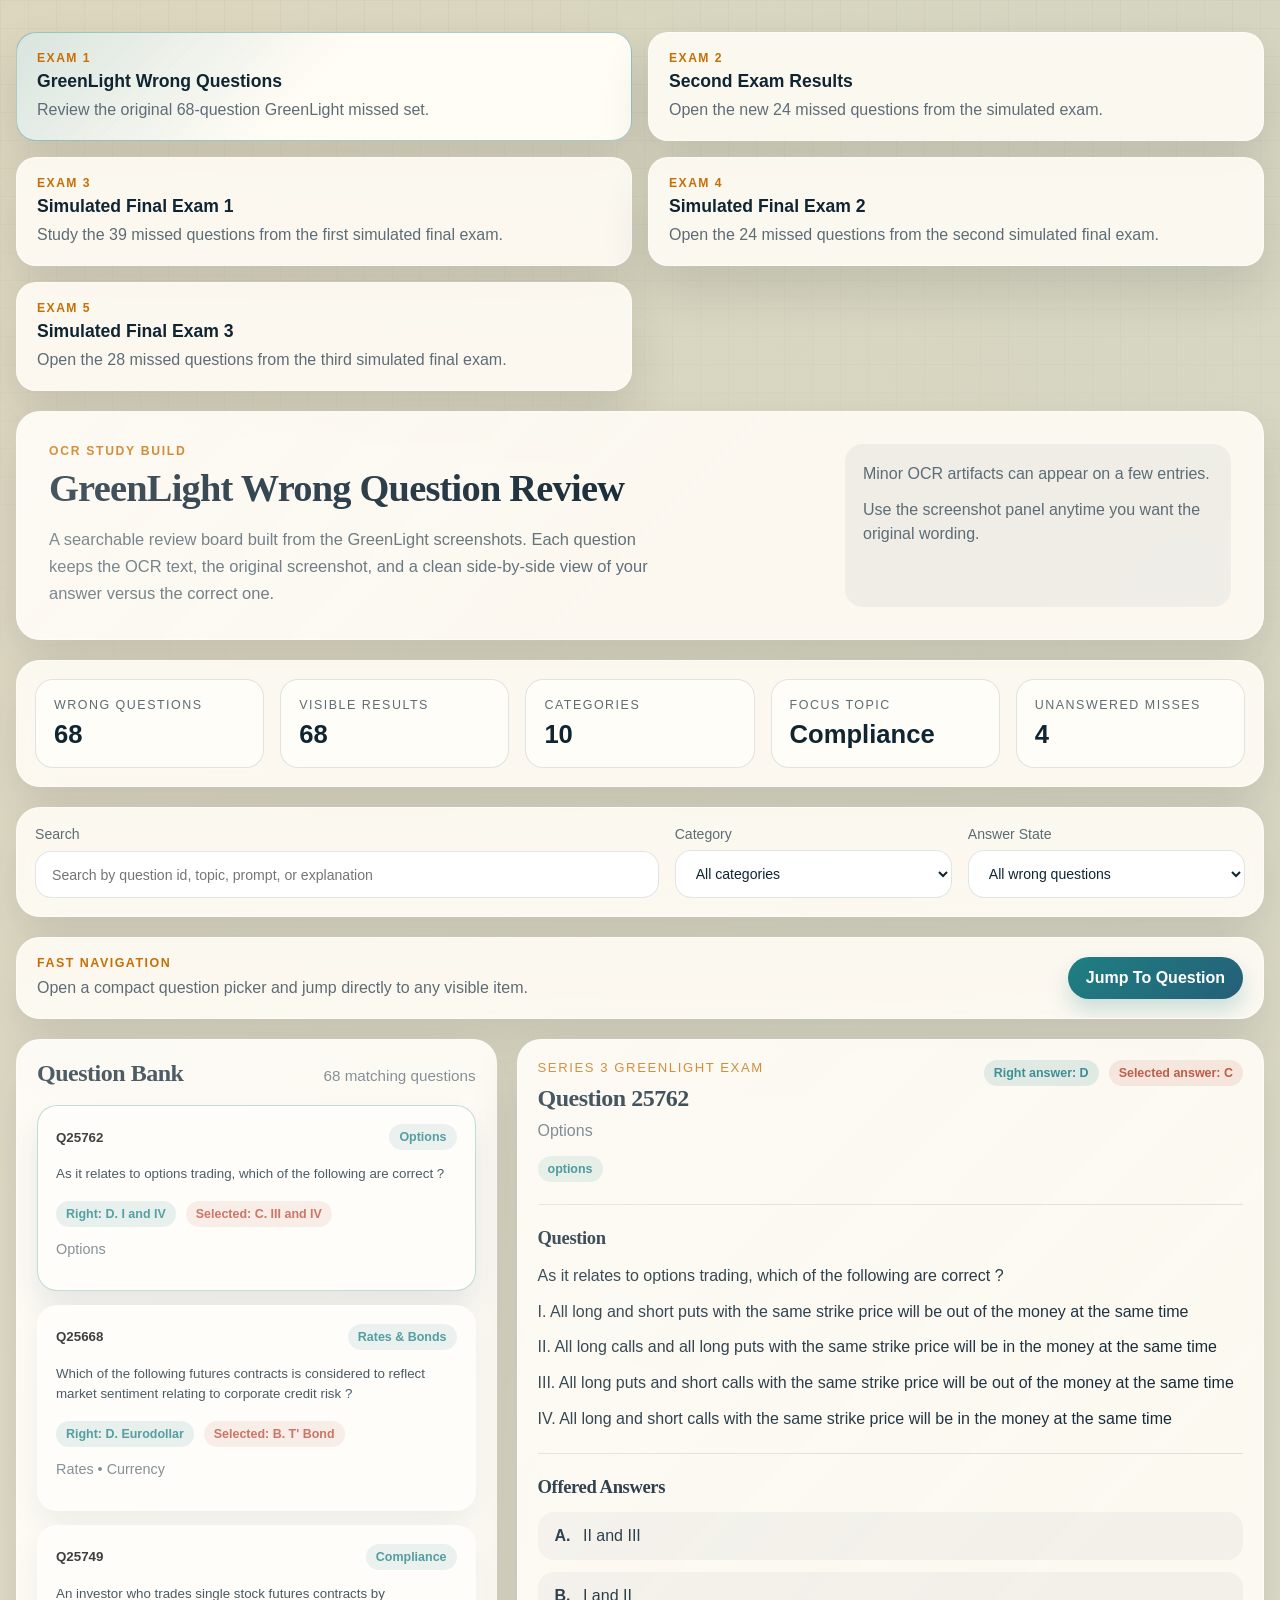
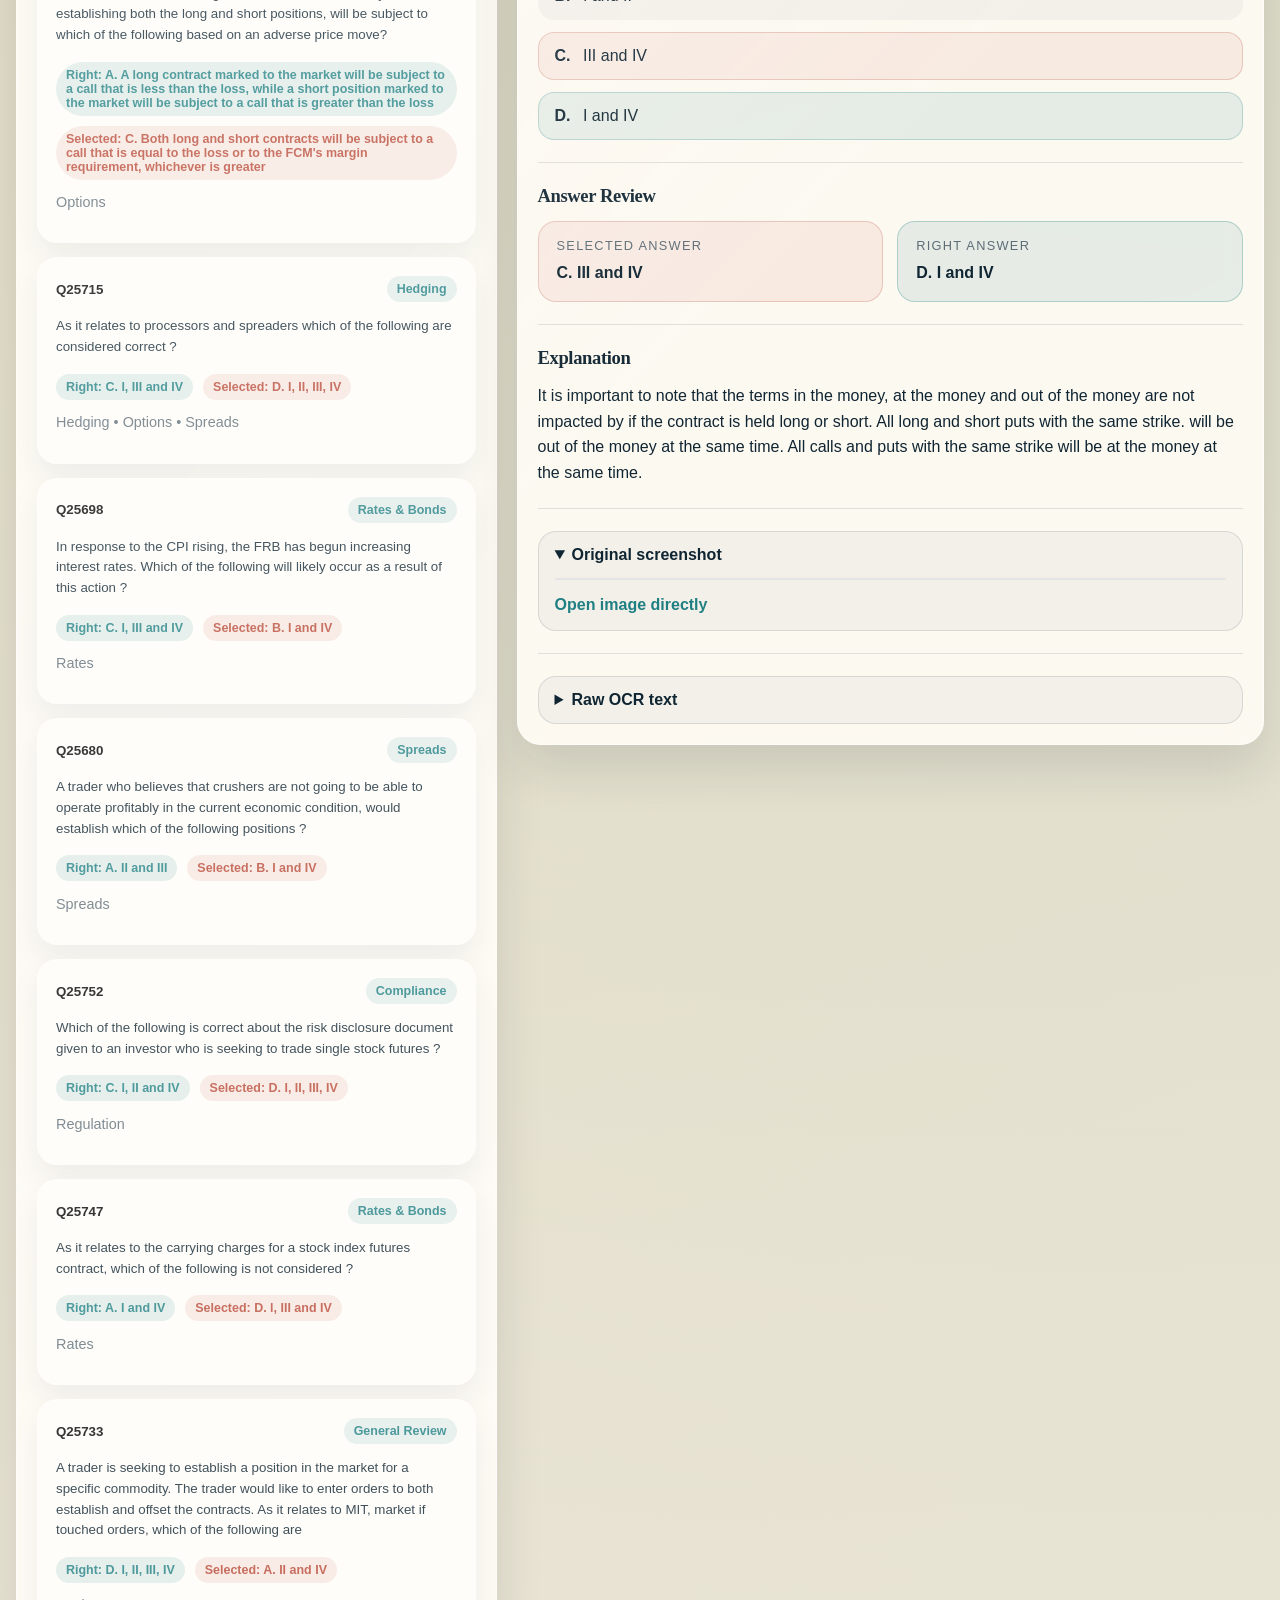
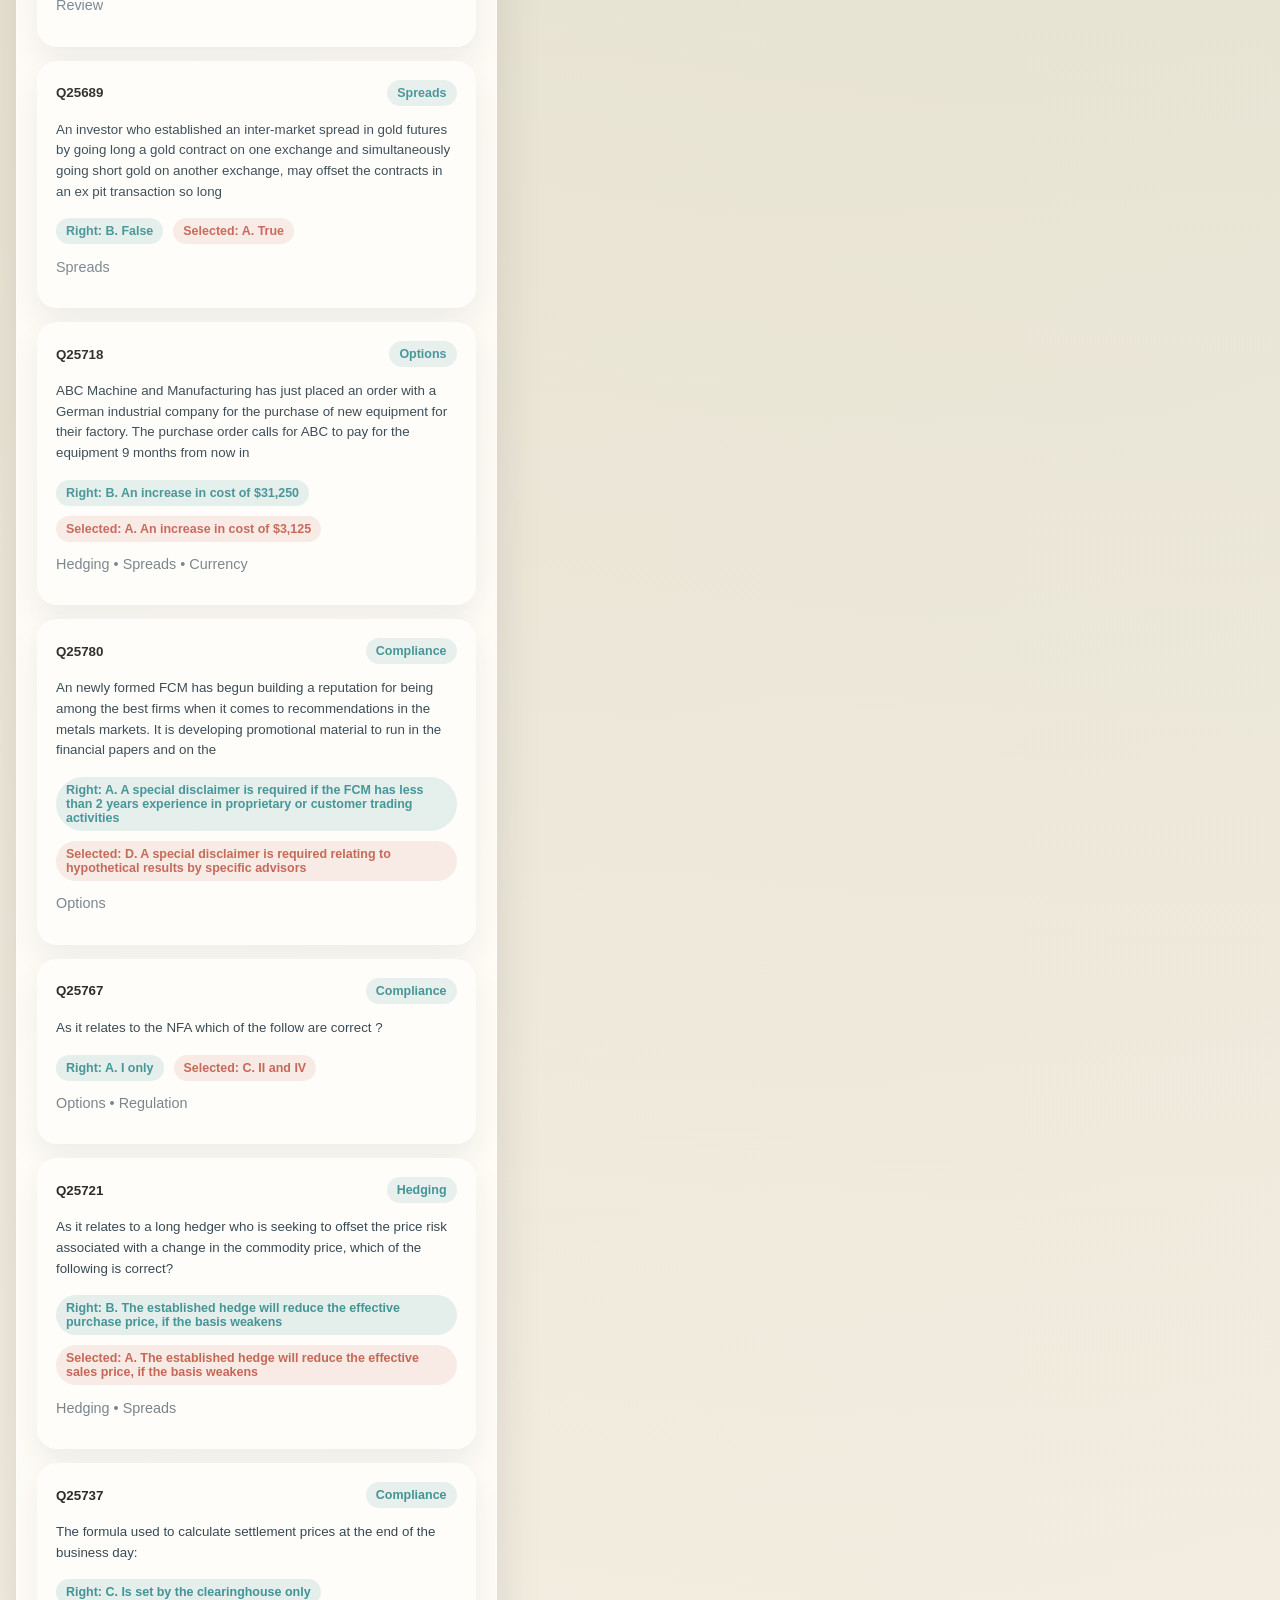
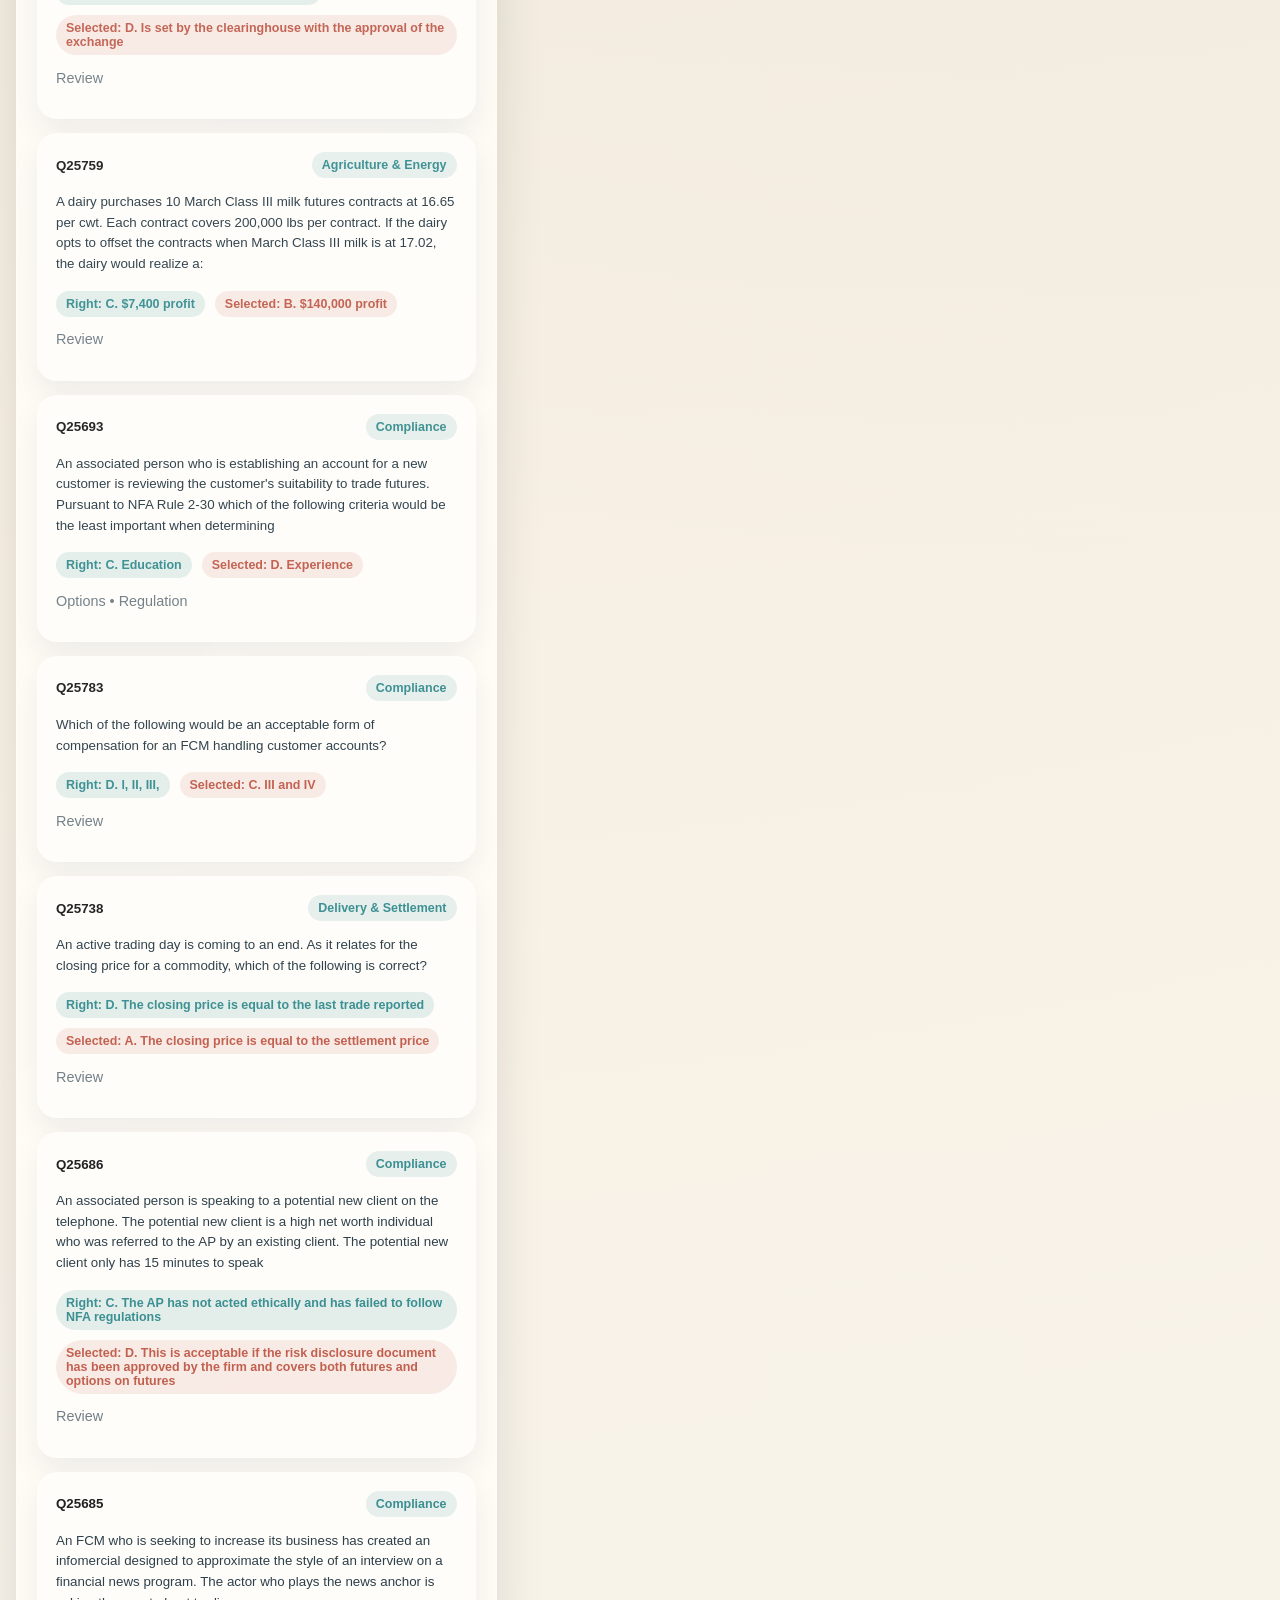
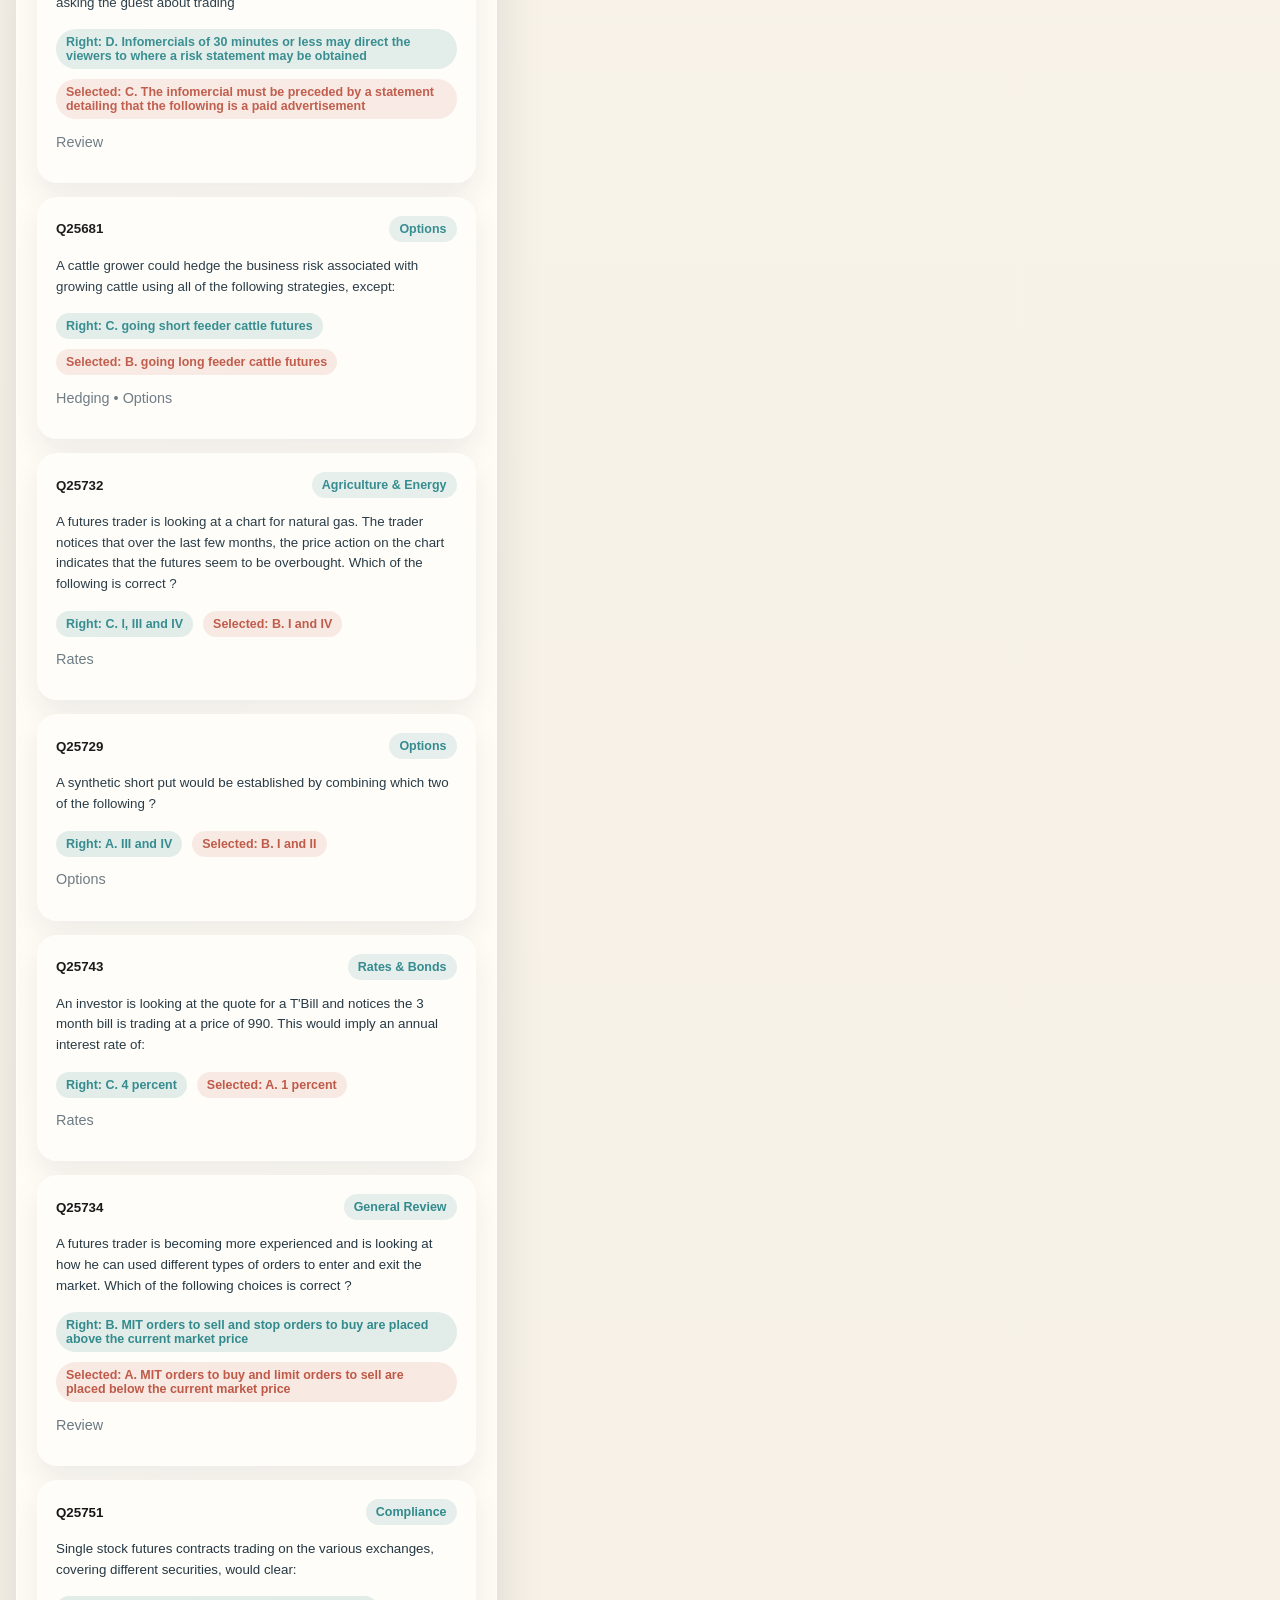
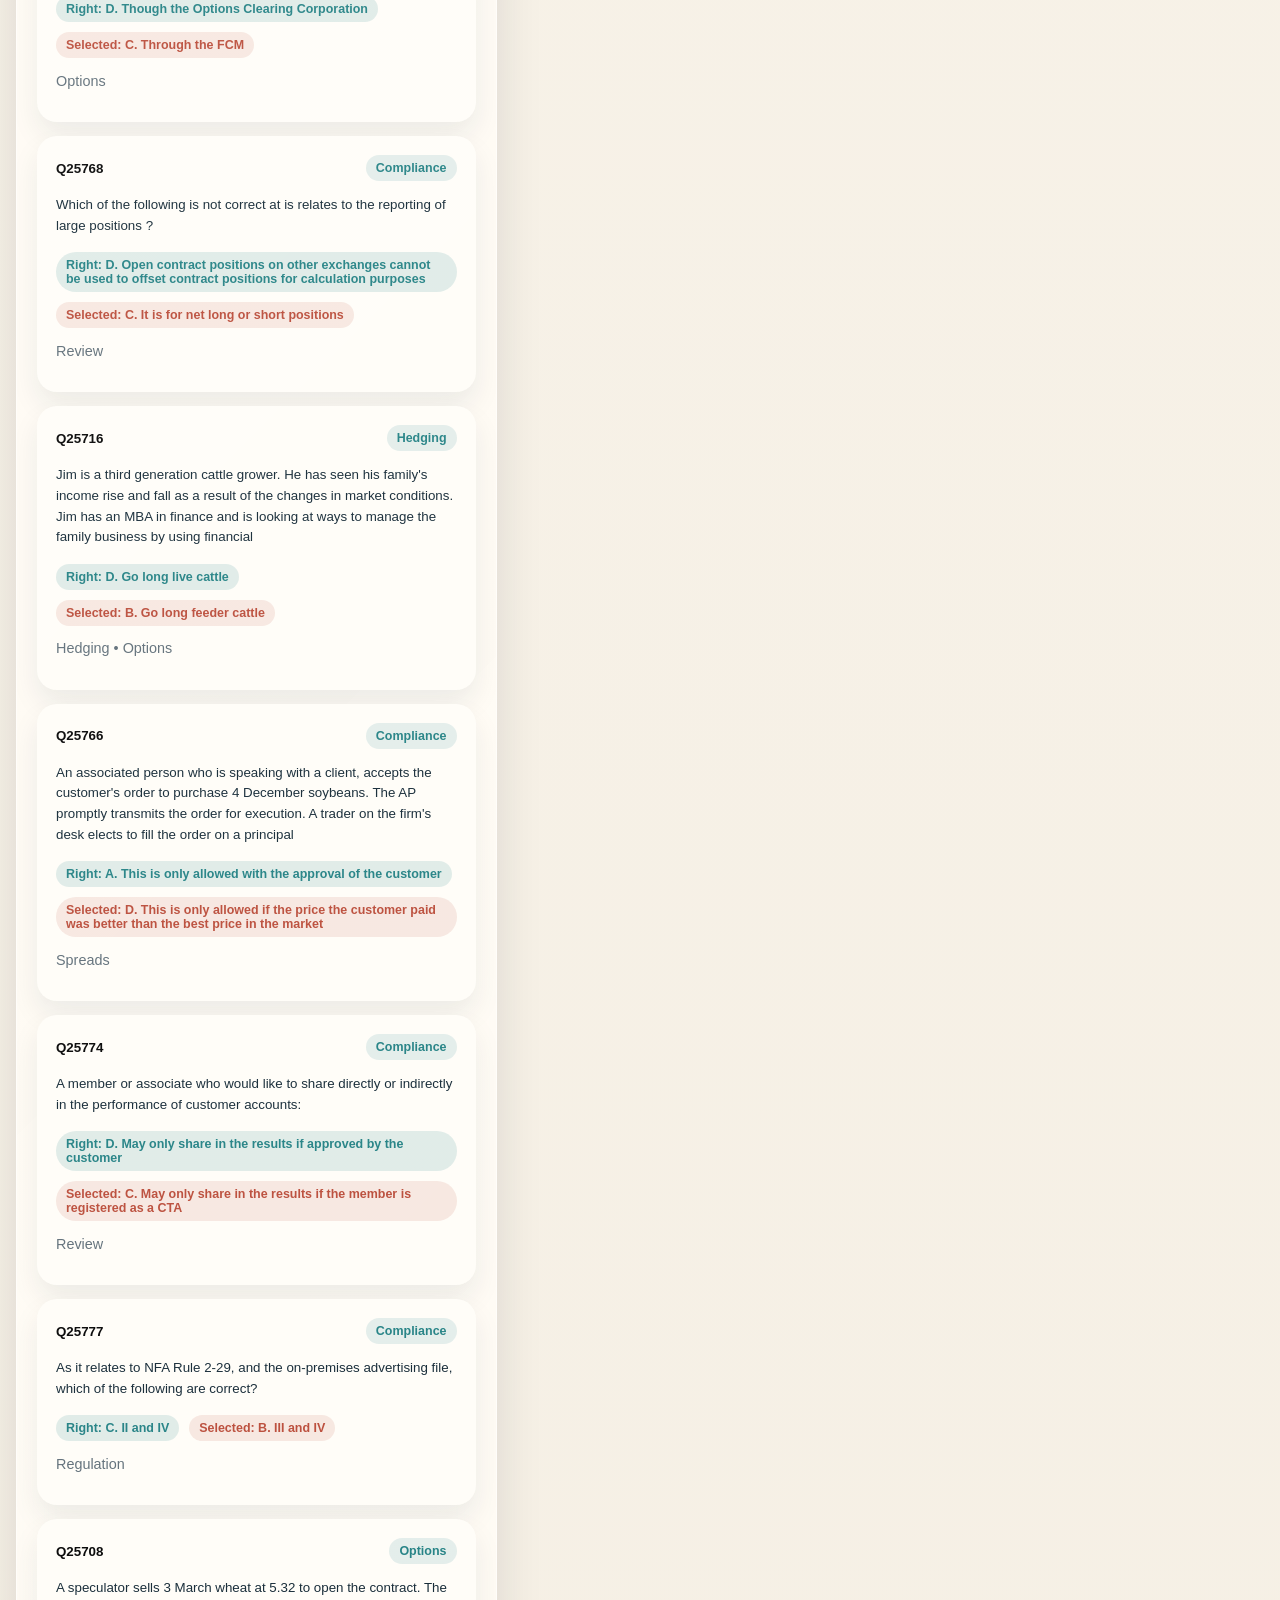
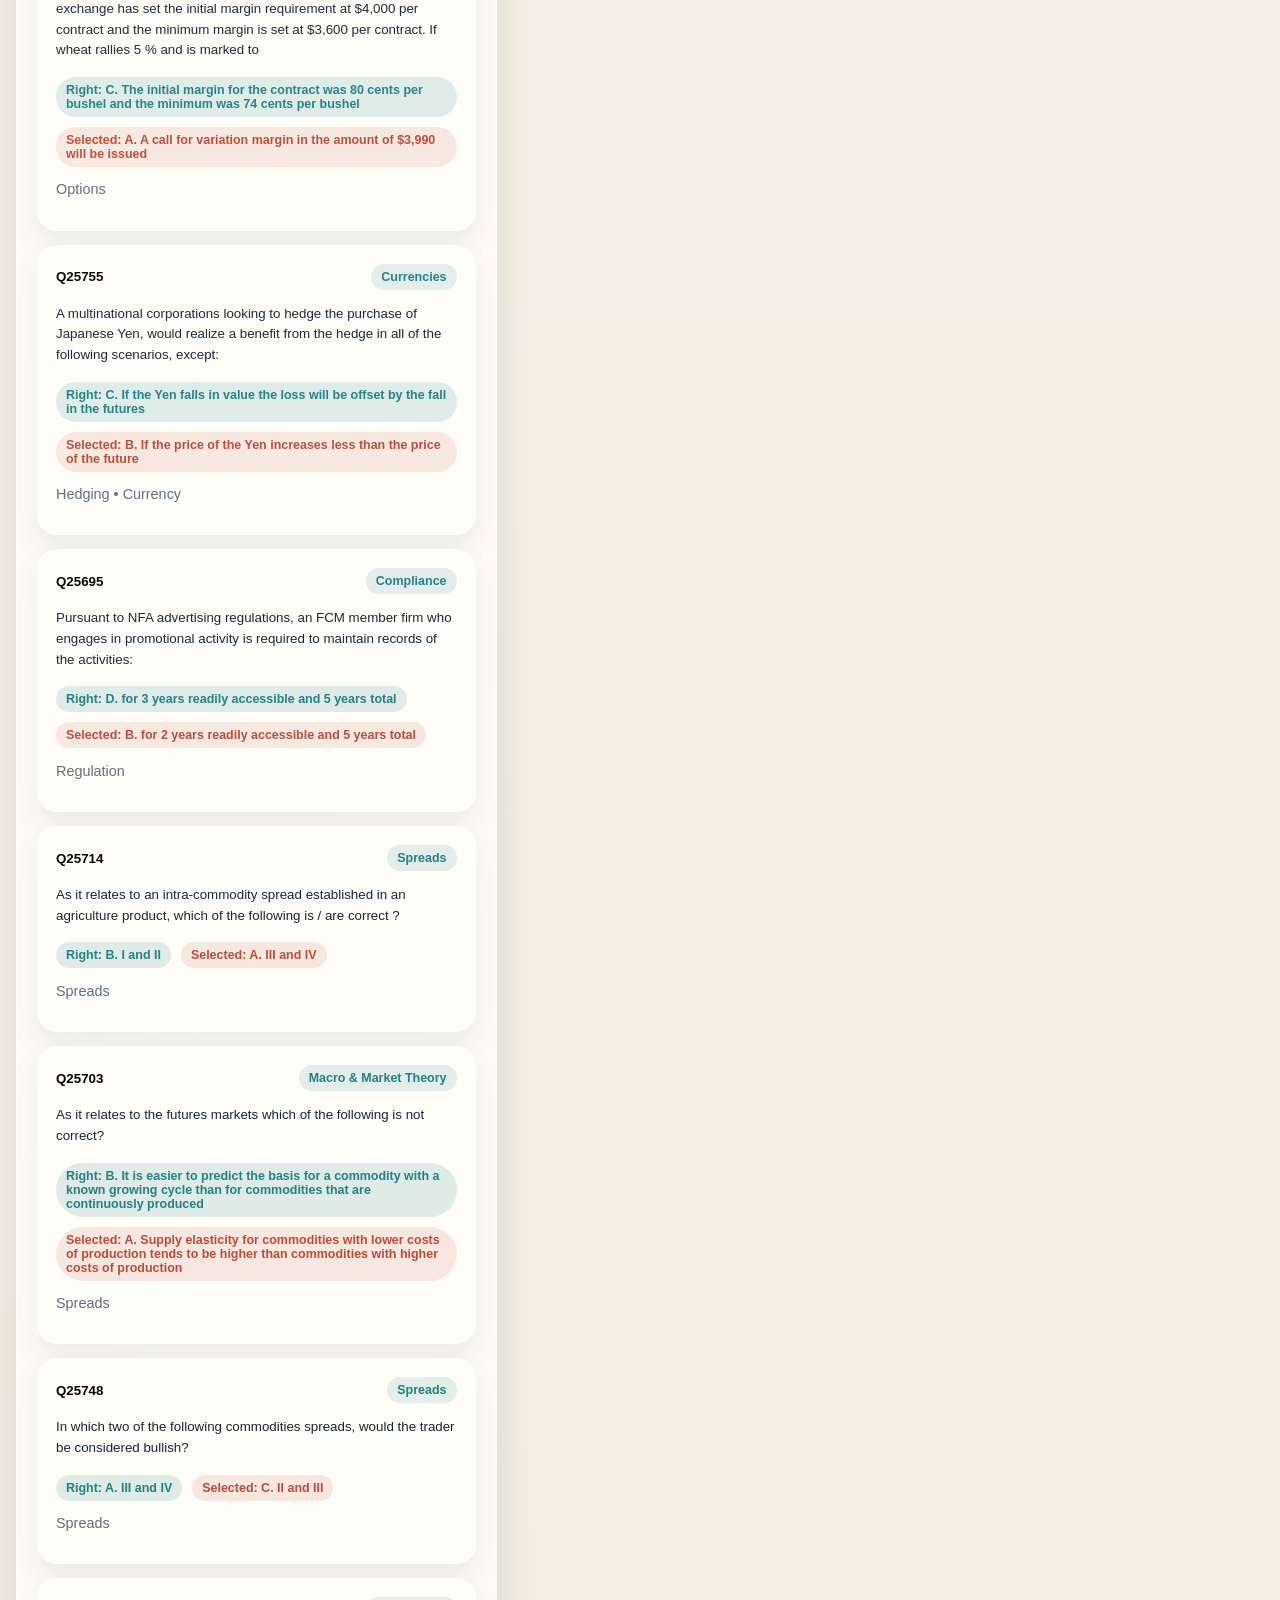
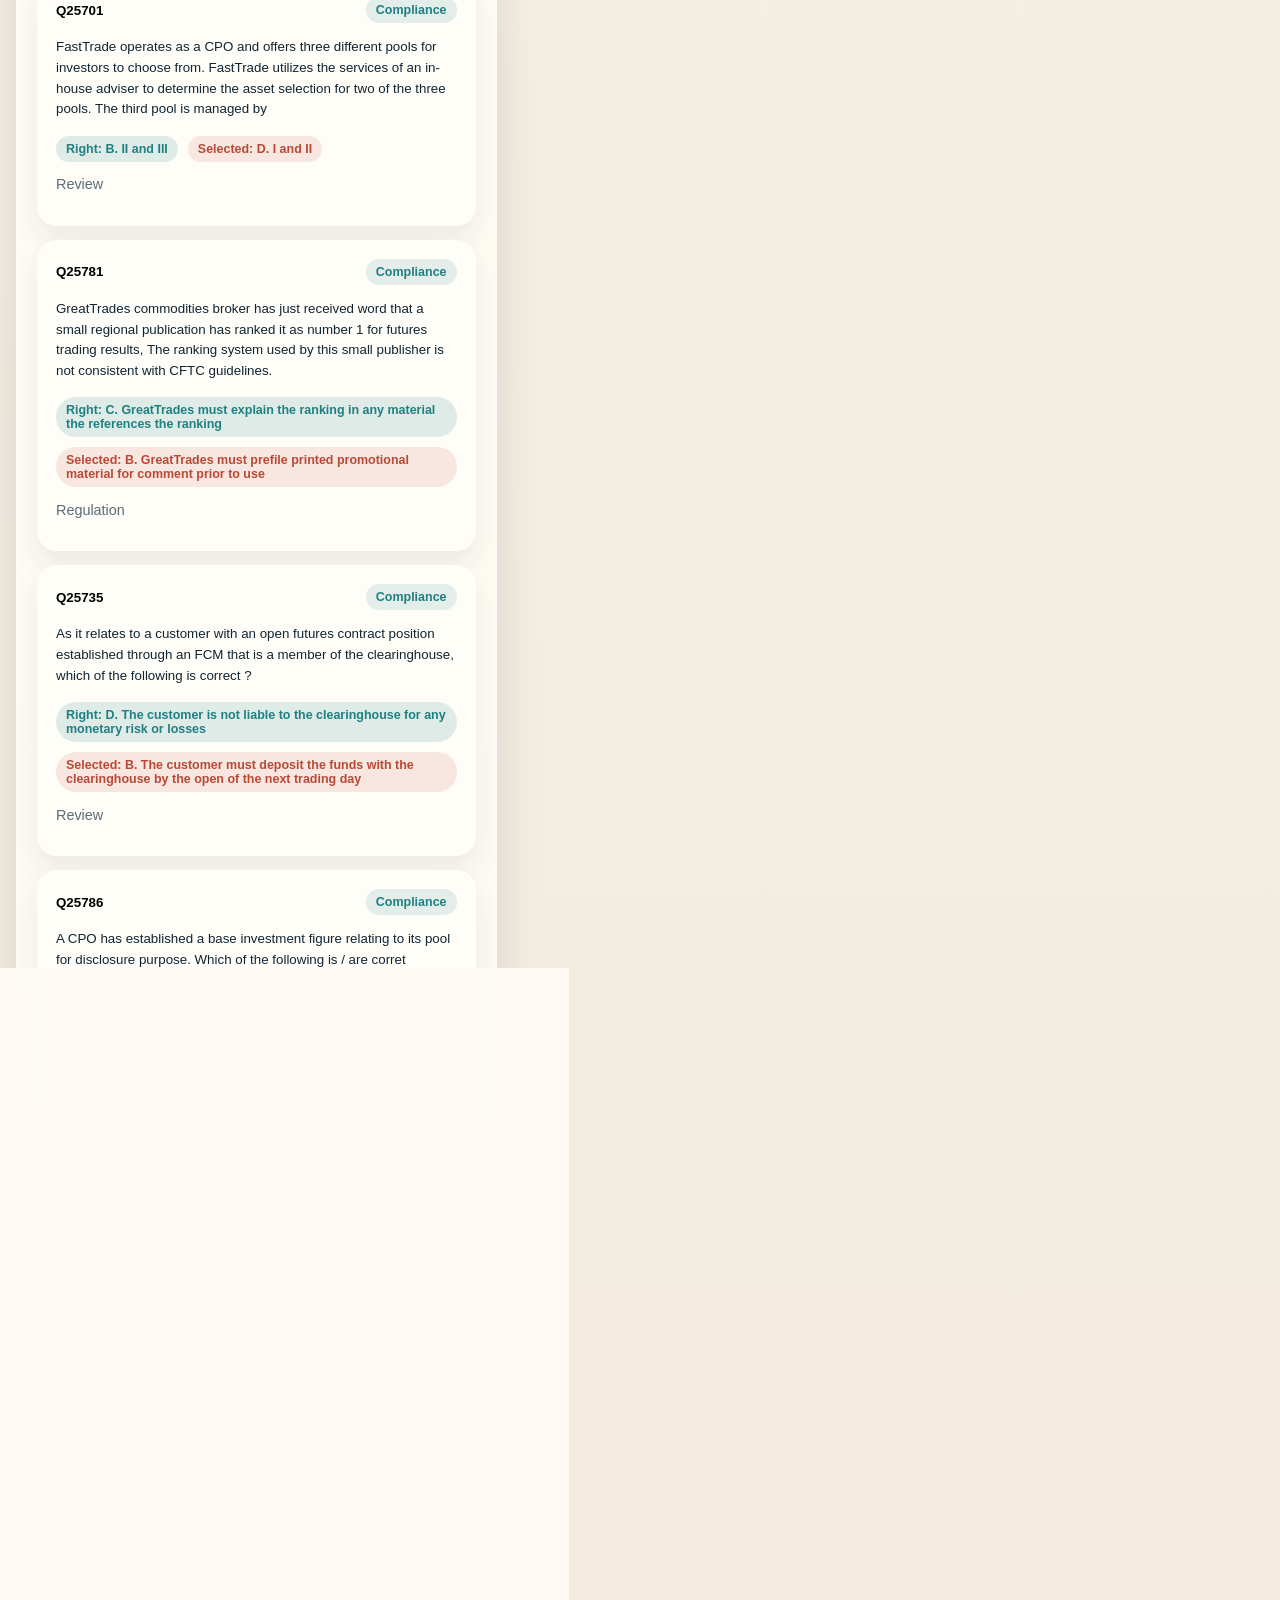
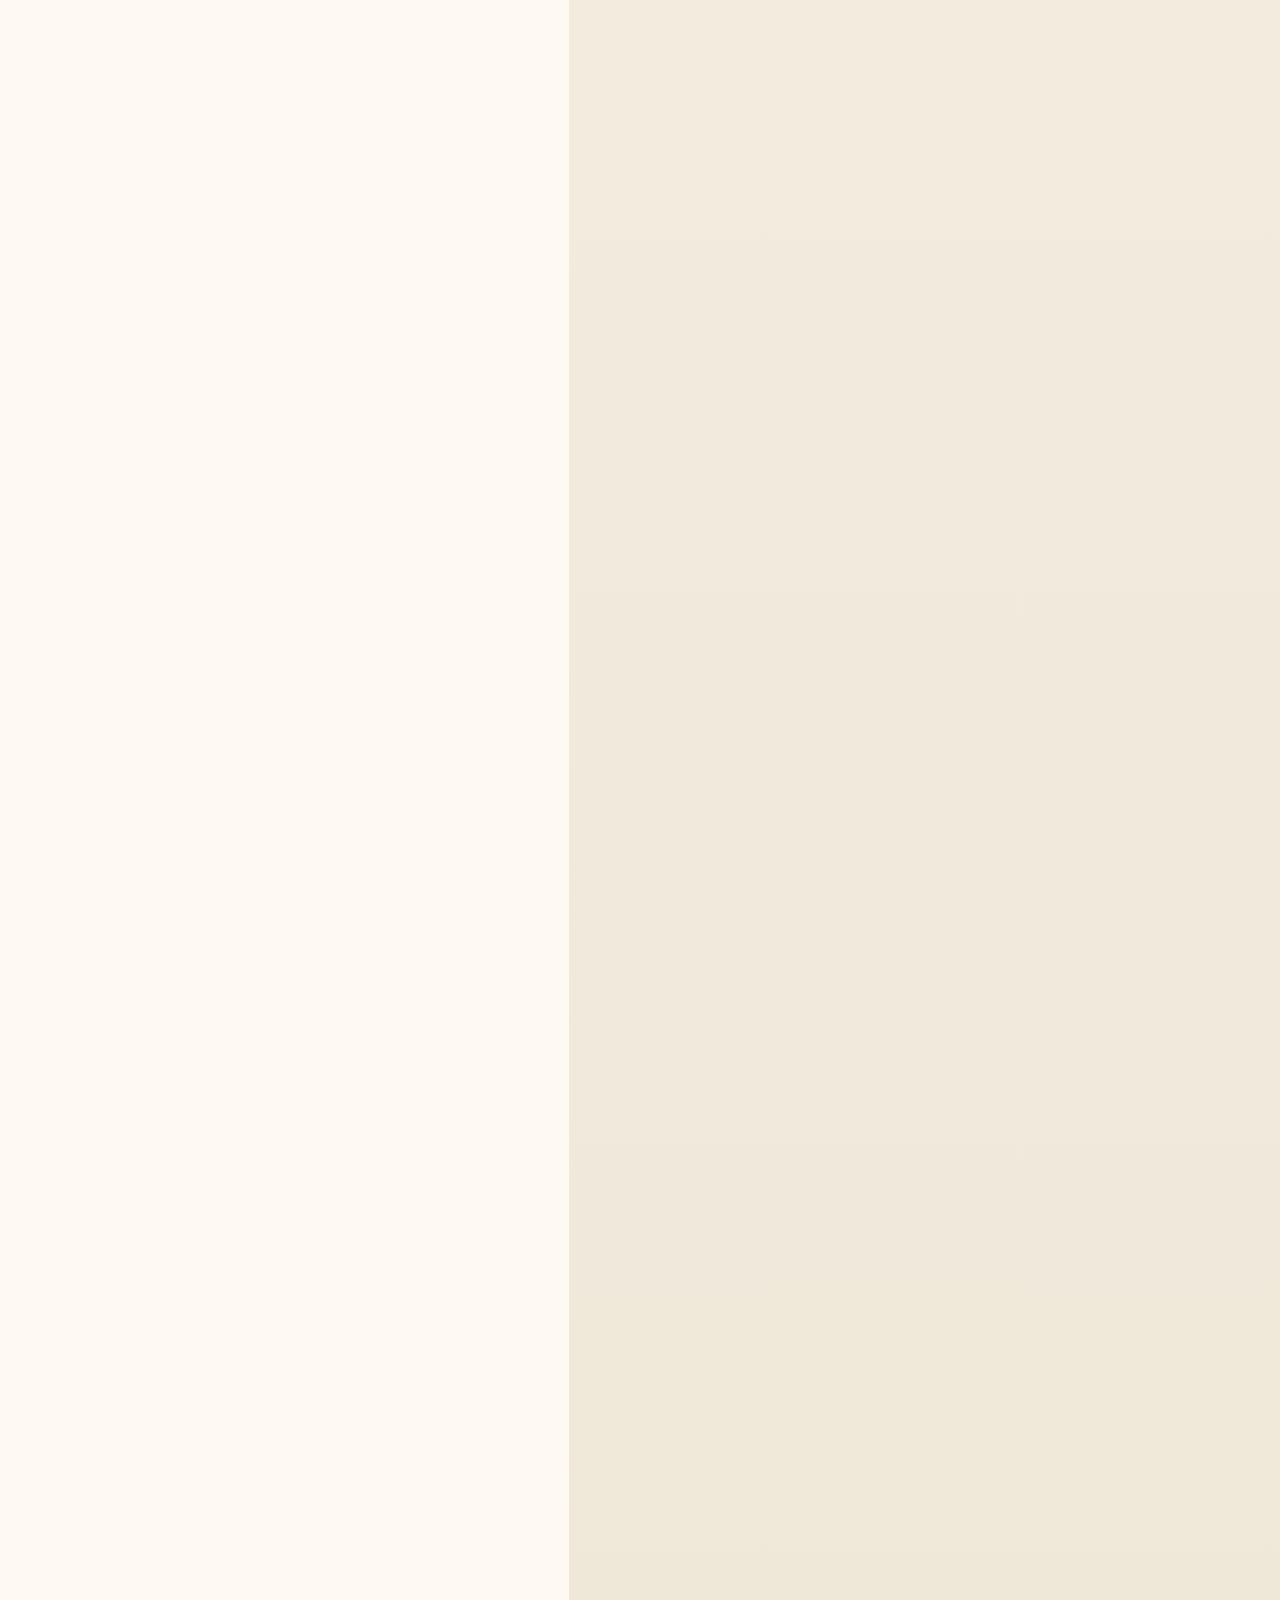
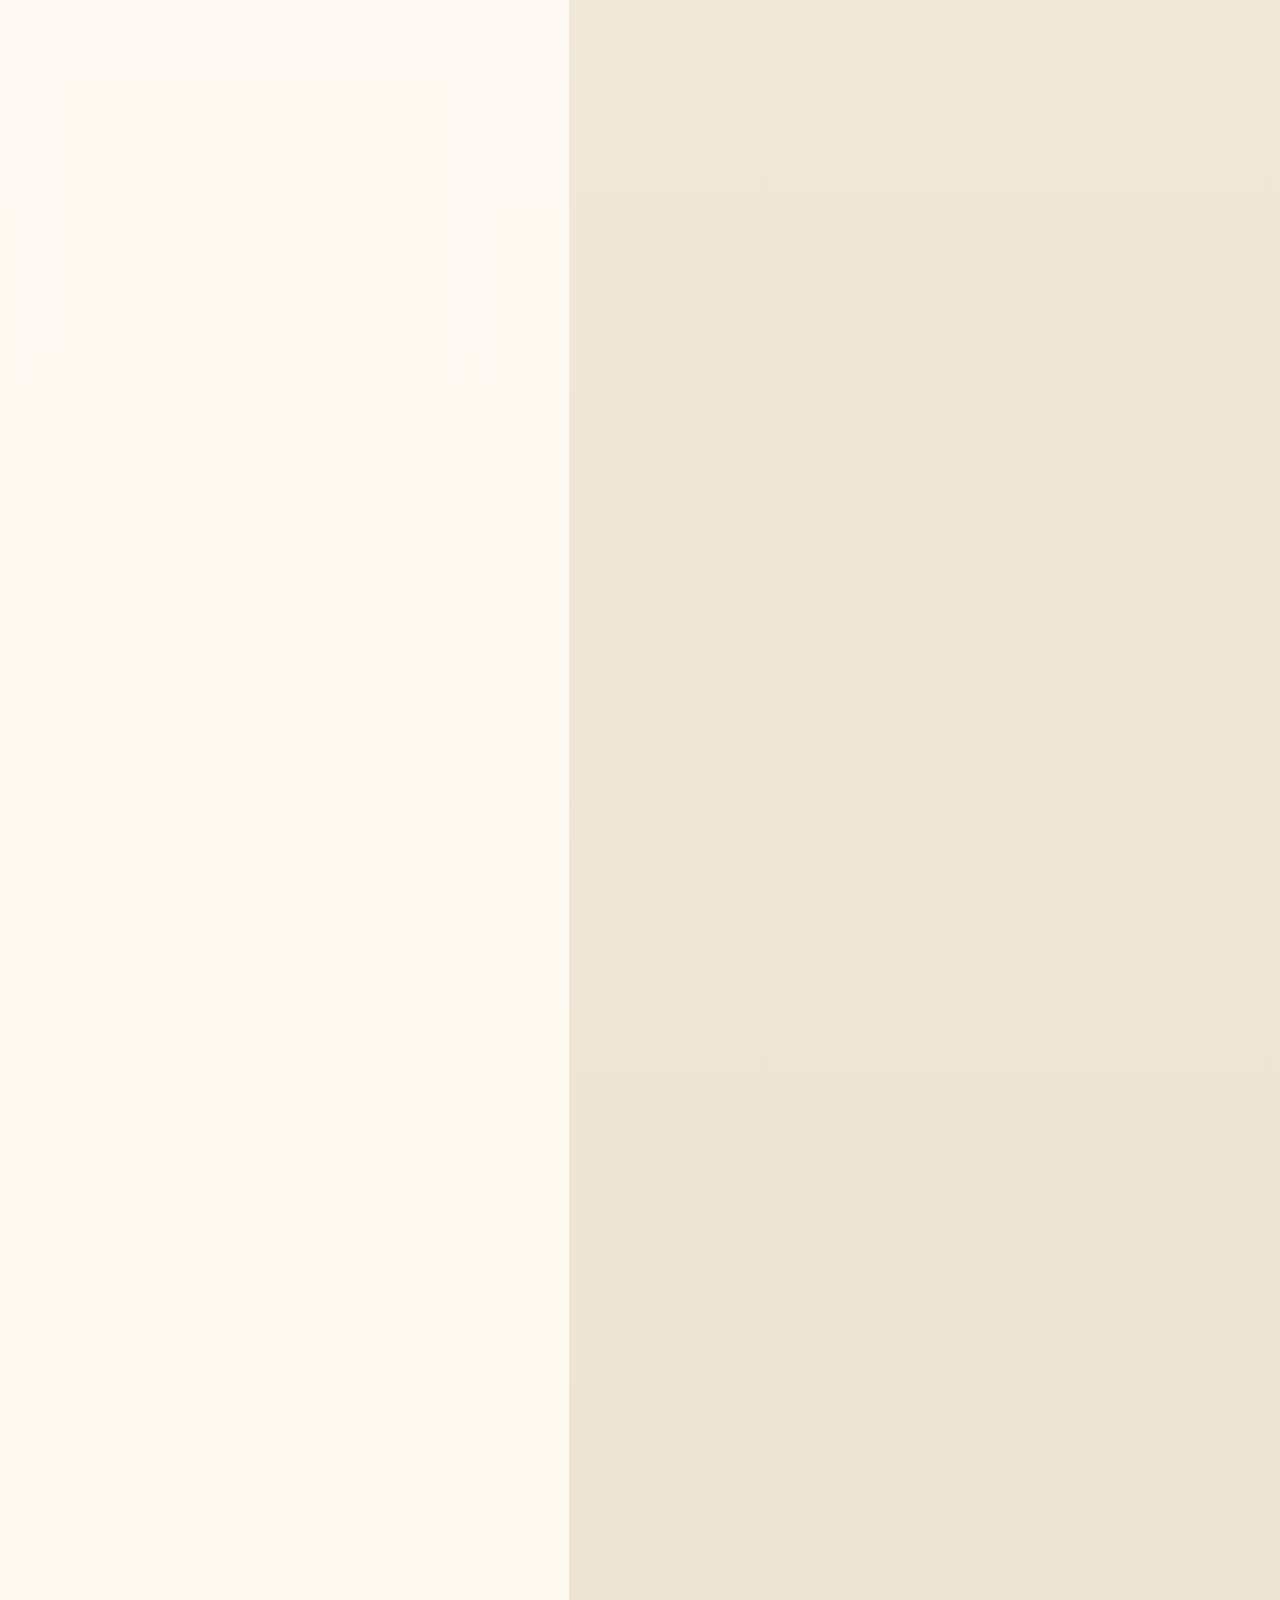
<file: index.html>
<!doctype html>
<html lang="en">
  <head>
    <meta charset="utf-8" />
    <meta name="viewport" content="width=device-width, initial-scale=1" />
    <title>Series 3 Wrong Questions</title>
    <meta
      name="description"
      content="OCR-powered review site for Series 3 GreenLight questions you missed."
    />
    <link rel="stylesheet" href="styles.css" />
    <script defer src="data/questions.js"></script>
    <script defer src="app.js"></script>
  </head>
  <body>
    <div class="page-shell">
      <section class="exam-switcher" aria-label="Exam review navigation">
        <a class="exam-link-card is-active" href="./index.html" aria-current="page">
          <span class="exam-link-kicker">Exam 1</span>
          <strong class="exam-link-title">GreenLight Wrong Questions</strong>
          <span class="exam-link-text">Review the original 68-question GreenLight missed set.</span>
        </a>

        <a class="exam-link-card" href="./second-exam-results.html">
          <span class="exam-link-kicker">Exam 2</span>
          <strong class="exam-link-title">Second Exam Results</strong>
          <span class="exam-link-text">Open the new 24 missed questions from the simulated exam.</span>
        </a>

        <a class="exam-link-card" href="./simulated-final-exam-1.html">
          <span class="exam-link-kicker">Exam 3</span>
          <strong class="exam-link-title">Simulated Final Exam 1</strong>
          <span class="exam-link-text">Study the 39 missed questions from the first simulated final exam.</span>
        </a>

        <a class="exam-link-card" href="./simulated-final-exam-2.html">
          <span class="exam-link-kicker">Exam 4</span>
          <strong class="exam-link-title">Simulated Final Exam 2</strong>
          <span class="exam-link-text">Open the 24 missed questions from the second simulated final exam.</span>
        </a>

        <a class="exam-link-card" href="./simulated-final-exam-3.html">
          <span class="exam-link-kicker">Exam 5</span>
          <strong class="exam-link-title">Simulated Final Exam 3</strong>
          <span class="exam-link-text">Open the 28 missed questions from the third simulated final exam.</span>
        </a>
      </section>

      <header class="hero">
        <div class="hero-copy">
          <p class="eyebrow">OCR Study Build</p>
          <h1>GreenLight Wrong Question Review</h1>
          <p class="hero-text">
            A searchable review board built from the GreenLight screenshots. Each question keeps
            the OCR text, the original screenshot, and a clean side-by-side view of your answer
            versus the correct one.
          </p>
        </div>
        <div class="hero-note">
          <p>Minor OCR artifacts can appear on a few entries.</p>
          <p>Use the screenshot panel anytime you want the original wording.</p>
        </div>
      </header>

      <section class="stats" id="stats"></section>

      <section class="controls">
        <label class="search">
          <span>Search</span>
          <input
            id="search-input"
            type="search"
            placeholder="Search by question id, topic, prompt, or explanation"
          />
        </label>

        <label class="select-wrap">
          <span>Category</span>
          <select id="category-filter"></select>
        </label>

        <label class="select-wrap">
          <span>Answer State</span>
          <select id="answer-filter">
            <option value="all">All wrong questions</option>
            <option value="answered">Answered incorrectly</option>
            <option value="unanswered">Left unanswered</option>
          </select>
        </label>
      </section>

      <section class="quick-jump">
        <div class="quick-jump-copy">
          <p class="quick-jump-label">Fast Navigation</p>
          <p class="quick-jump-text">
            Open a compact question picker and jump directly to any visible item.
          </p>
        </div>
        <button type="button" class="jump-button" id="jump-button">Jump To Question</button>
      </section>

      <main class="content-grid">
        <section class="results-panel">
          <div class="results-header">
            <h2>Question Bank</h2>
            <p id="results-count"></p>
          </div>
          <div class="results-list" id="results-list"></div>
        </section>

        <section class="detail-panel" id="detail-panel">
          <div class="detail-empty">
            <p>Select a question to inspect the OCR text and screenshot.</p>
          </div>
        </section>
      </main>

      <div class="jump-overlay" id="jump-overlay" hidden>
        <div class="jump-sheet" role="dialog" aria-modal="true" aria-labelledby="jump-title">
          <div class="jump-sheet-header">
            <div>
              <p class="quick-jump-label">Question Picker</p>
              <h2 id="jump-title">Jump To A Question</h2>
              <p class="jump-sheet-text" id="jump-sheet-text"></p>
            </div>
            <button type="button" class="jump-close" id="jump-close" aria-label="Close question picker">
              Close
            </button>
          </div>

          <label class="jump-search">
            <span>Find inside visible questions</span>
            <input
              id="jump-search"
              type="search"
              placeholder="Search by question number or first line"
            />
          </label>

          <div class="jump-list" id="jump-list"></div>
        </div>
      </div>
    </div>
  </body>
</html>
</file>
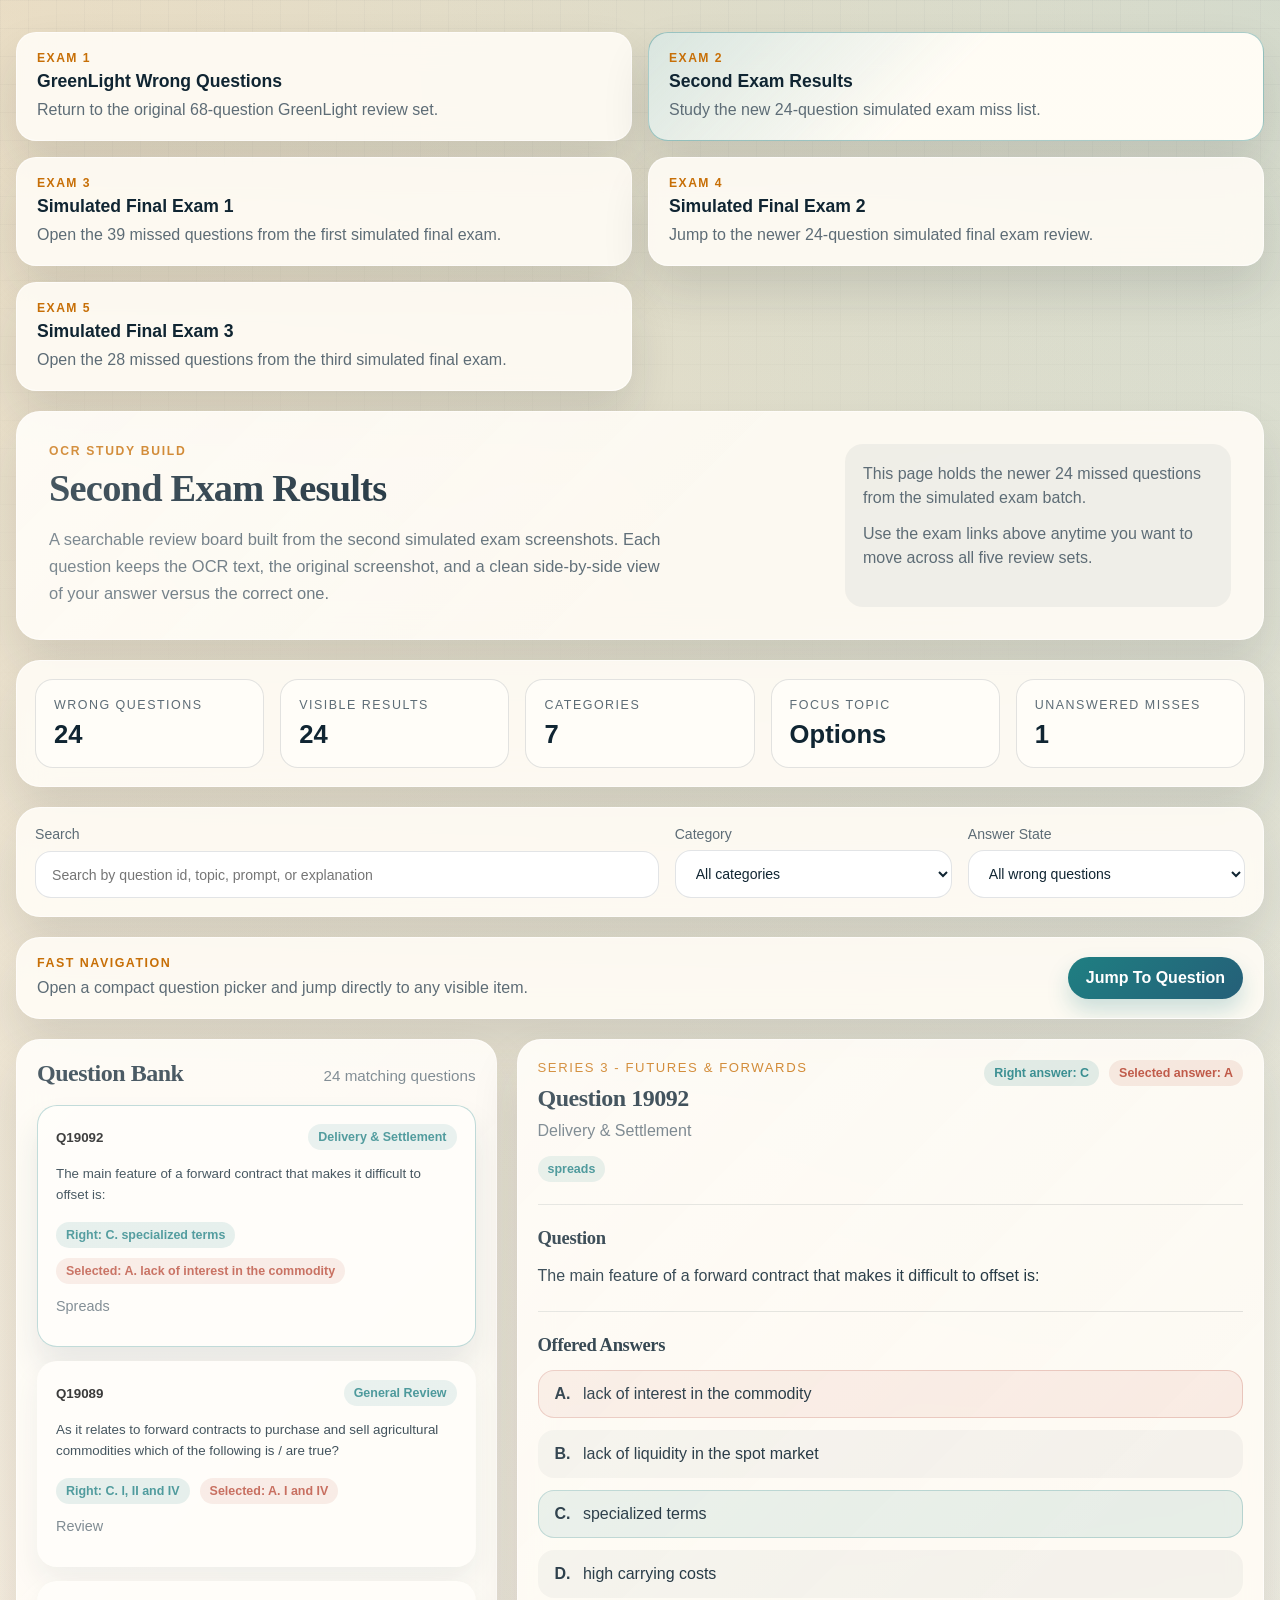
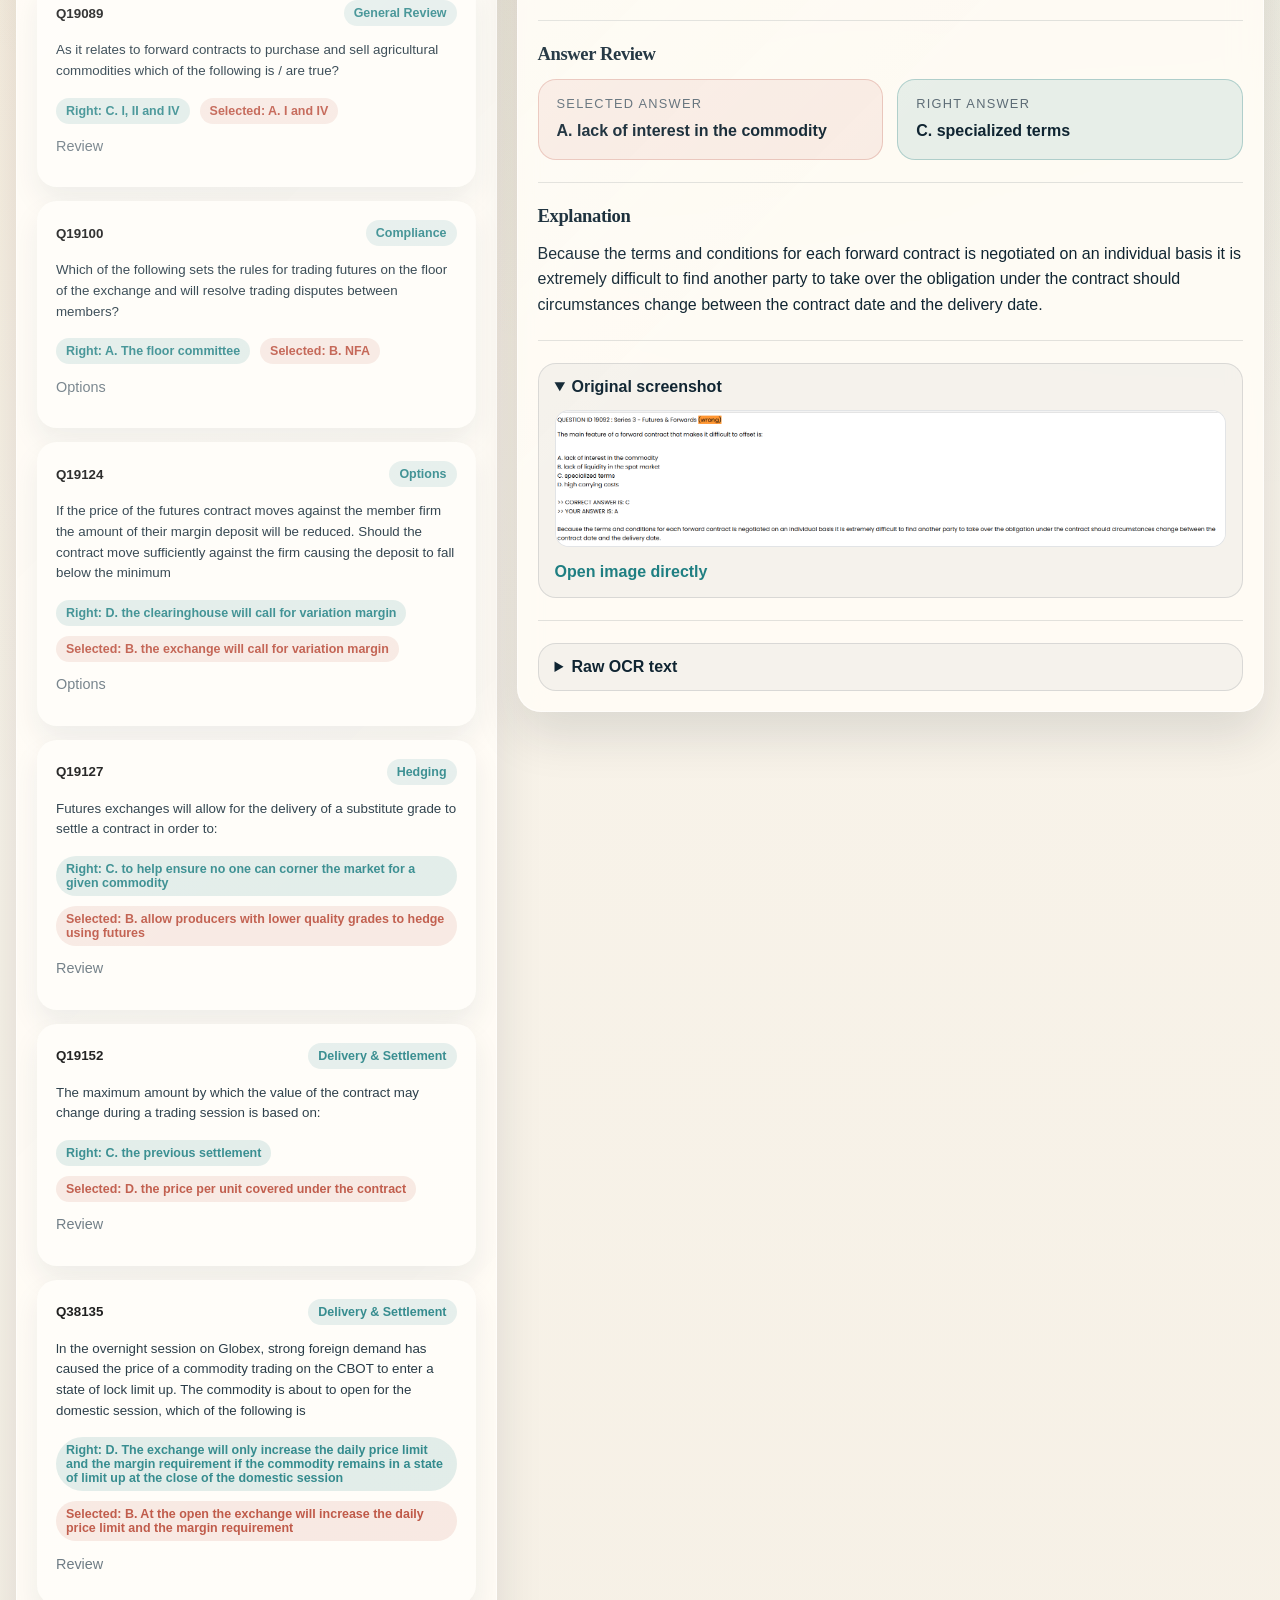
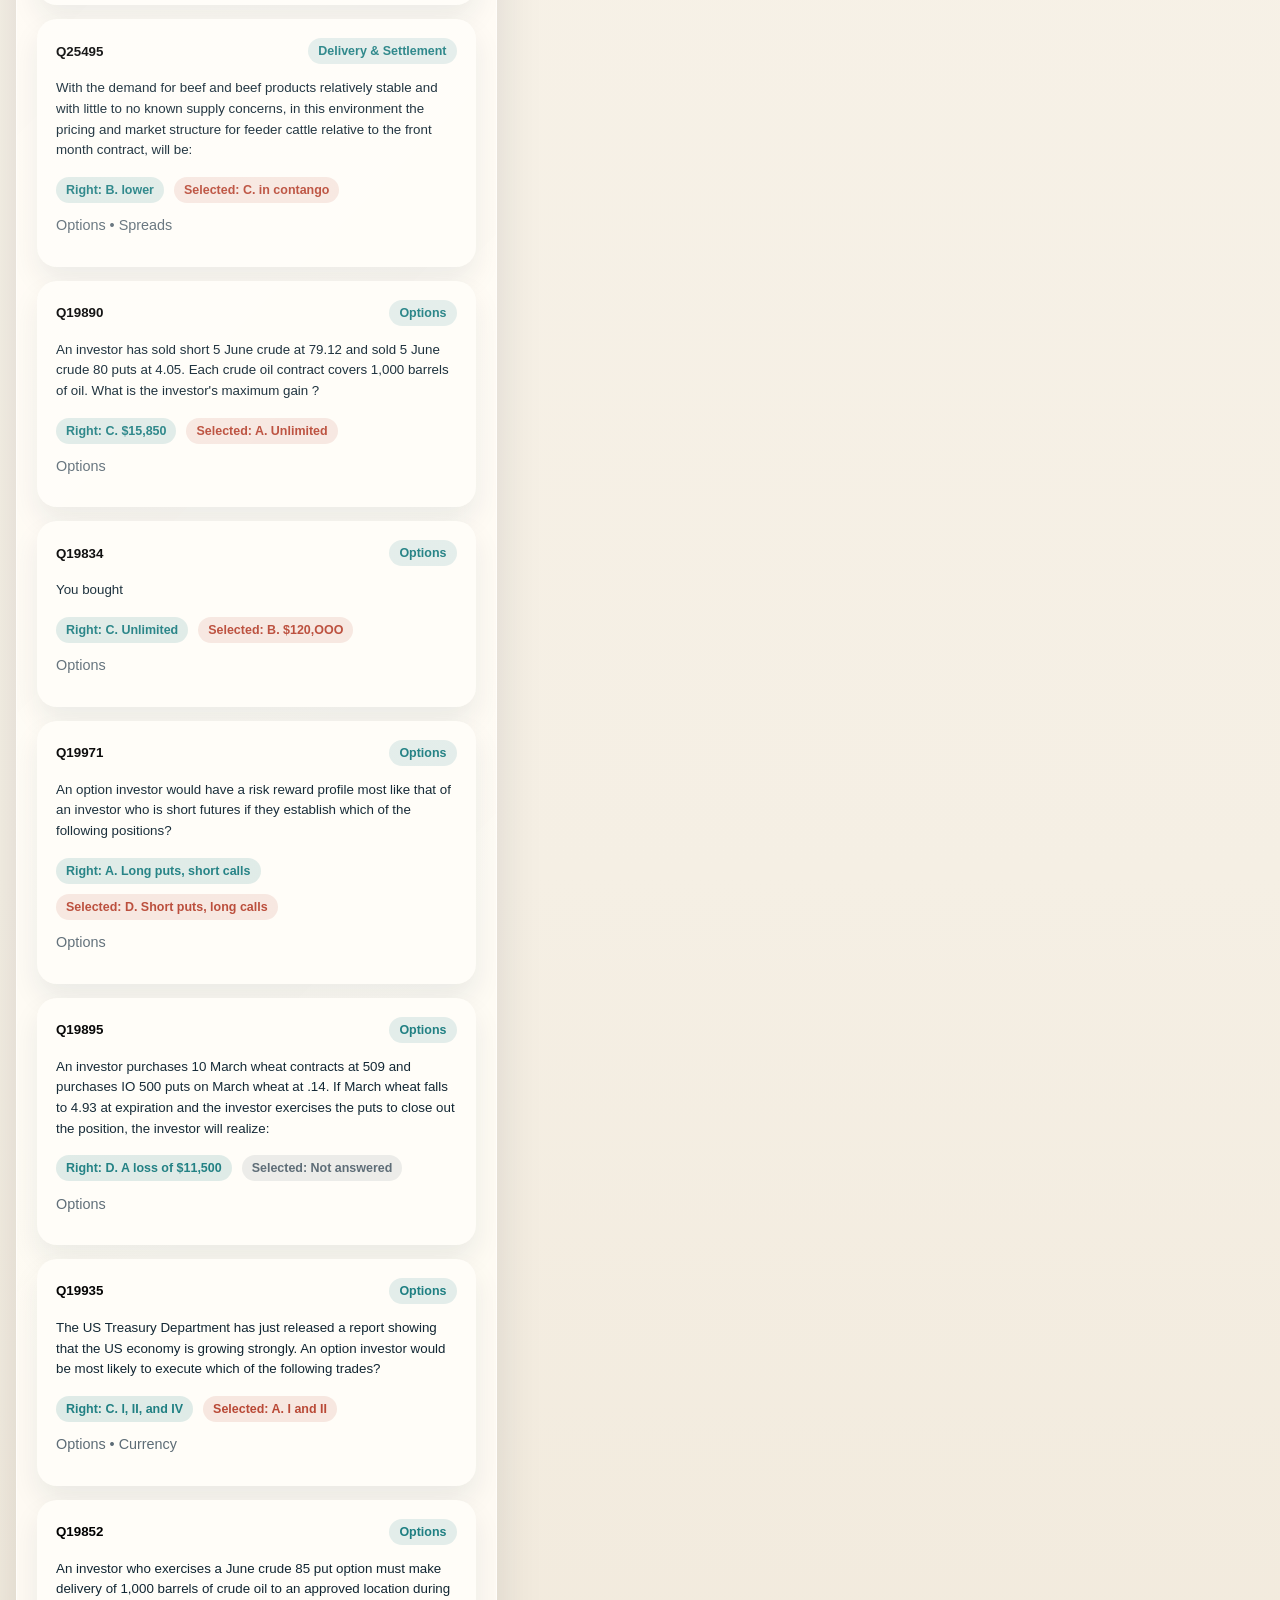
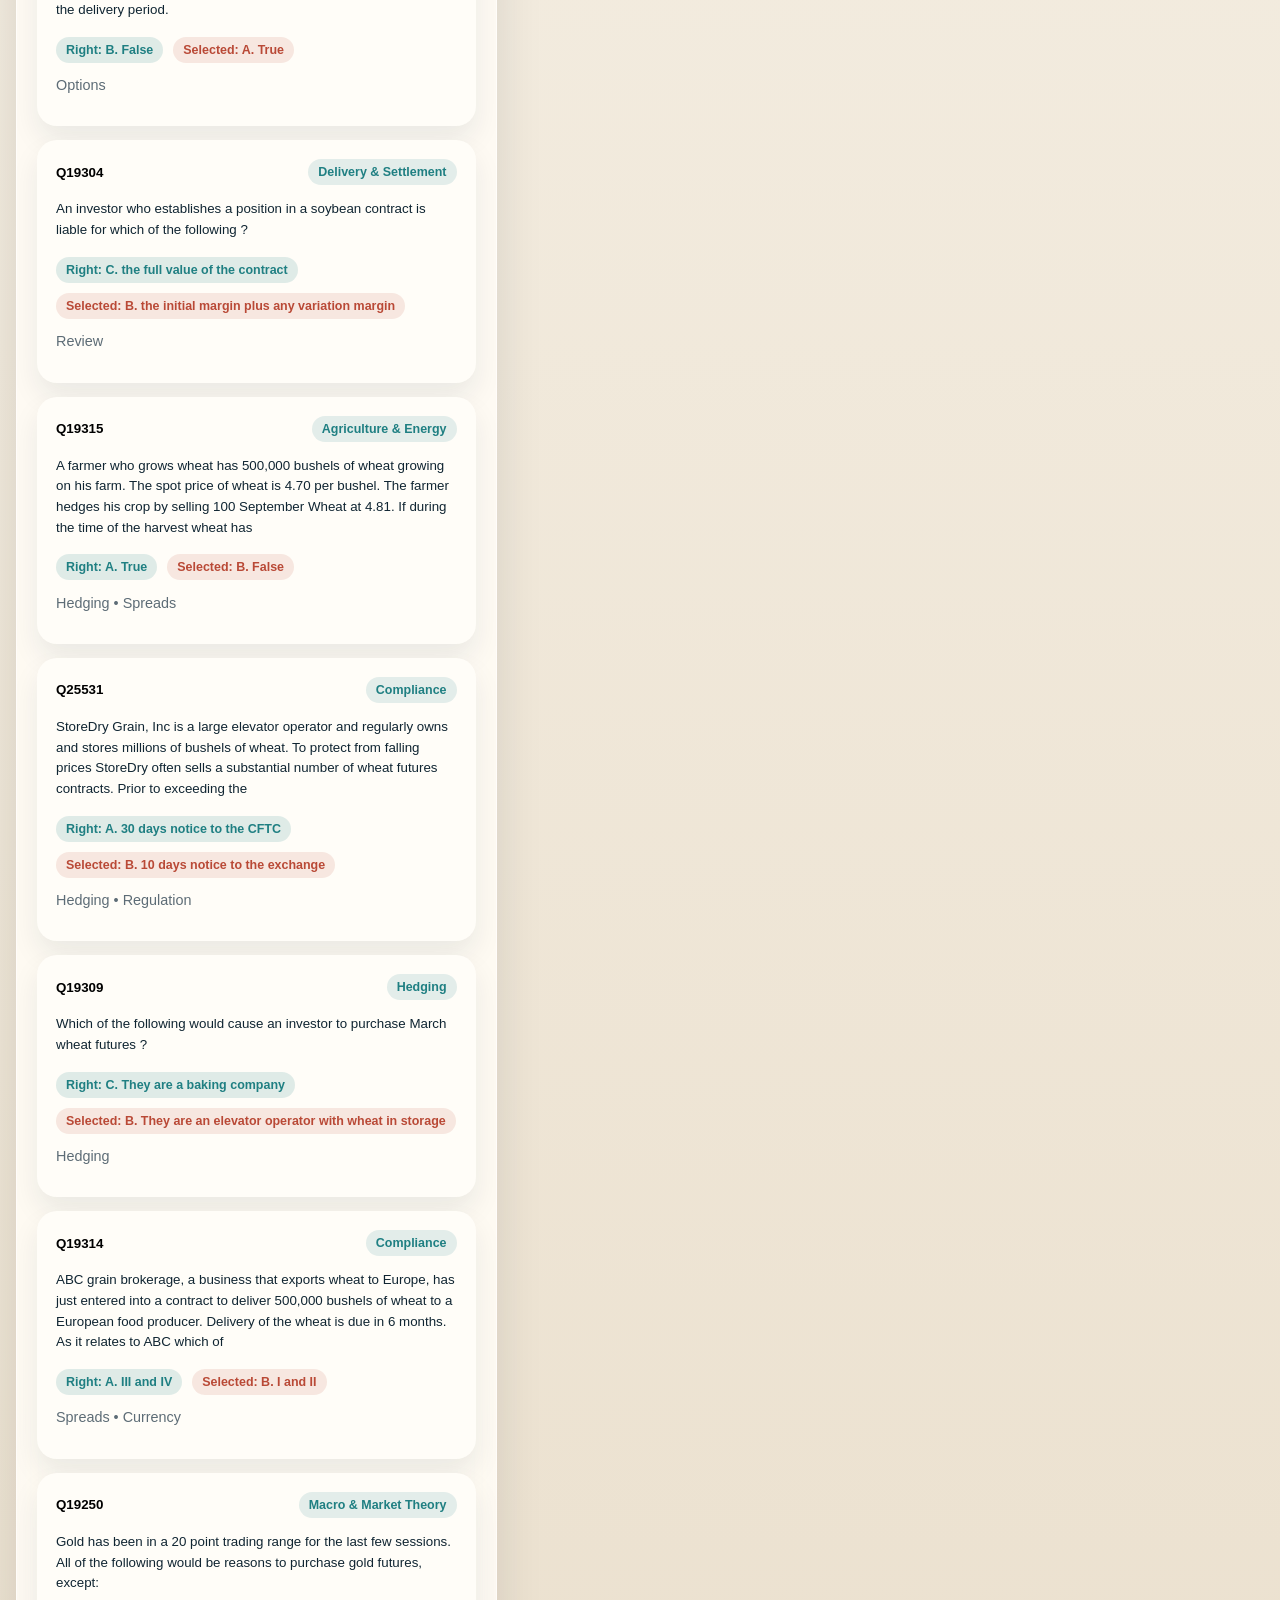
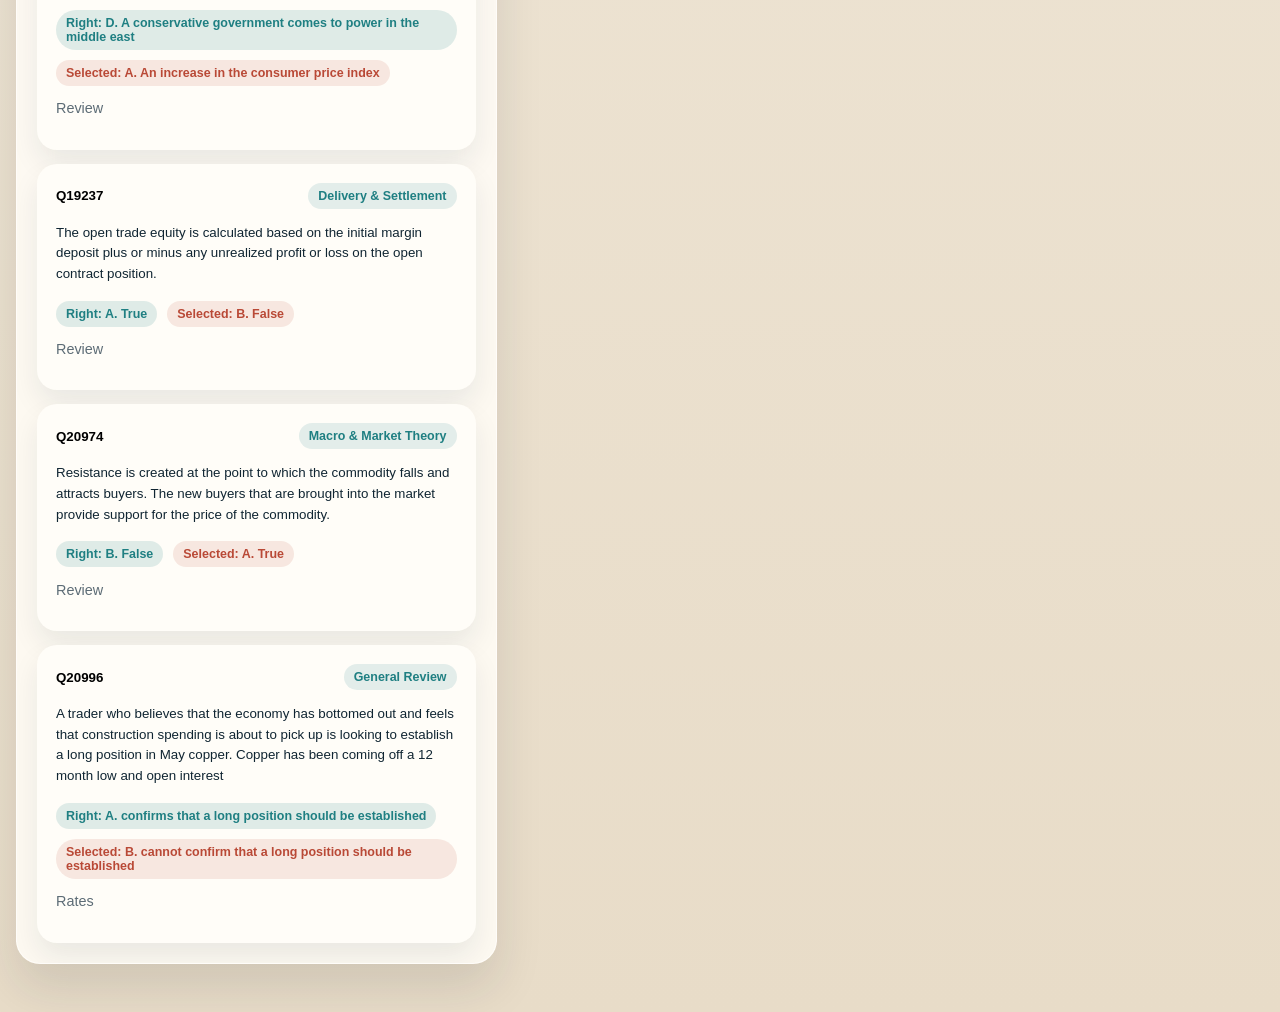
<file: second-exam-results.html>
<!doctype html>
<html lang="en">
  <head>
    <meta charset="utf-8" />
    <meta name="viewport" content="width=device-width, initial-scale=1" />
    <title>Series 3 Second Exam Results</title>
    <meta
      name="description"
      content="OCR-powered review site for the second simulated Series 3 exam questions you missed."
    />
    <link rel="stylesheet" href="styles.css" />
    <script defer src="data/questions-second-exam.js"></script>
    <script defer src="app.js"></script>
  </head>
  <body>
    <div class="page-shell">
      <section class="exam-switcher" aria-label="Exam review navigation">
        <a class="exam-link-card" href="./index.html">
          <span class="exam-link-kicker">Exam 1</span>
          <strong class="exam-link-title">GreenLight Wrong Questions</strong>
          <span class="exam-link-text">Return to the original 68-question GreenLight review set.</span>
        </a>

        <a class="exam-link-card is-active" href="./second-exam-results.html" aria-current="page">
          <span class="exam-link-kicker">Exam 2</span>
          <strong class="exam-link-title">Second Exam Results</strong>
          <span class="exam-link-text">Study the new 24-question simulated exam miss list.</span>
        </a>

        <a class="exam-link-card" href="./simulated-final-exam-1.html">
          <span class="exam-link-kicker">Exam 3</span>
          <strong class="exam-link-title">Simulated Final Exam 1</strong>
          <span class="exam-link-text">Open the 39 missed questions from the first simulated final exam.</span>
        </a>

        <a class="exam-link-card" href="./simulated-final-exam-2.html">
          <span class="exam-link-kicker">Exam 4</span>
          <strong class="exam-link-title">Simulated Final Exam 2</strong>
          <span class="exam-link-text">Jump to the newer 24-question simulated final exam review.</span>
        </a>

        <a class="exam-link-card" href="./simulated-final-exam-3.html">
          <span class="exam-link-kicker">Exam 5</span>
          <strong class="exam-link-title">Simulated Final Exam 3</strong>
          <span class="exam-link-text">Open the 28 missed questions from the third simulated final exam.</span>
        </a>
      </section>

      <header class="hero">
        <div class="hero-copy">
          <p class="eyebrow">OCR Study Build</p>
          <h1>Second Exam Results</h1>
          <p class="hero-text">
            A searchable review board built from the second simulated exam screenshots. Each
            question keeps the OCR text, the original screenshot, and a clean side-by-side view
            of your answer versus the correct one.
          </p>
        </div>
        <div class="hero-note">
          <p>This page holds the newer 24 missed questions from the simulated exam batch.</p>
          <p>Use the exam links above anytime you want to move across all five review sets.</p>
        </div>
      </header>

      <section class="stats" id="stats"></section>

      <section class="controls">
        <label class="search">
          <span>Search</span>
          <input
            id="search-input"
            type="search"
            placeholder="Search by question id, topic, prompt, or explanation"
          />
        </label>

        <label class="select-wrap">
          <span>Category</span>
          <select id="category-filter"></select>
        </label>

        <label class="select-wrap">
          <span>Answer State</span>
          <select id="answer-filter">
            <option value="all">All wrong questions</option>
            <option value="answered">Answered incorrectly</option>
            <option value="unanswered">Left unanswered</option>
          </select>
        </label>
      </section>

      <section class="quick-jump">
        <div class="quick-jump-copy">
          <p class="quick-jump-label">Fast Navigation</p>
          <p class="quick-jump-text">
            Open a compact question picker and jump directly to any visible item.
          </p>
        </div>
        <button type="button" class="jump-button" id="jump-button">Jump To Question</button>
      </section>

      <main class="content-grid">
        <section class="results-panel">
          <div class="results-header">
            <h2>Question Bank</h2>
            <p id="results-count"></p>
          </div>
          <div class="results-list" id="results-list"></div>
        </section>

        <section class="detail-panel" id="detail-panel">
          <div class="detail-empty">
            <p>Select a question to inspect the OCR text and screenshot.</p>
          </div>
        </section>
      </main>

      <div class="jump-overlay" id="jump-overlay" hidden>
        <div class="jump-sheet" role="dialog" aria-modal="true" aria-labelledby="jump-title">
          <div class="jump-sheet-header">
            <div>
              <p class="quick-jump-label">Question Picker</p>
              <h2 id="jump-title">Jump To A Question</h2>
              <p class="jump-sheet-text" id="jump-sheet-text"></p>
            </div>
            <button
              type="button"
              class="jump-close"
              id="jump-close"
              aria-label="Close question picker"
            >
              Close
            </button>
          </div>

          <label class="jump-search">
            <span>Find inside visible questions</span>
            <input
              id="jump-search"
              type="search"
              placeholder="Search by question number or first line"
            />
          </label>

          <div class="jump-list" id="jump-list"></div>
        </div>
      </div>
    </div>
  </body>
</html>
</file>
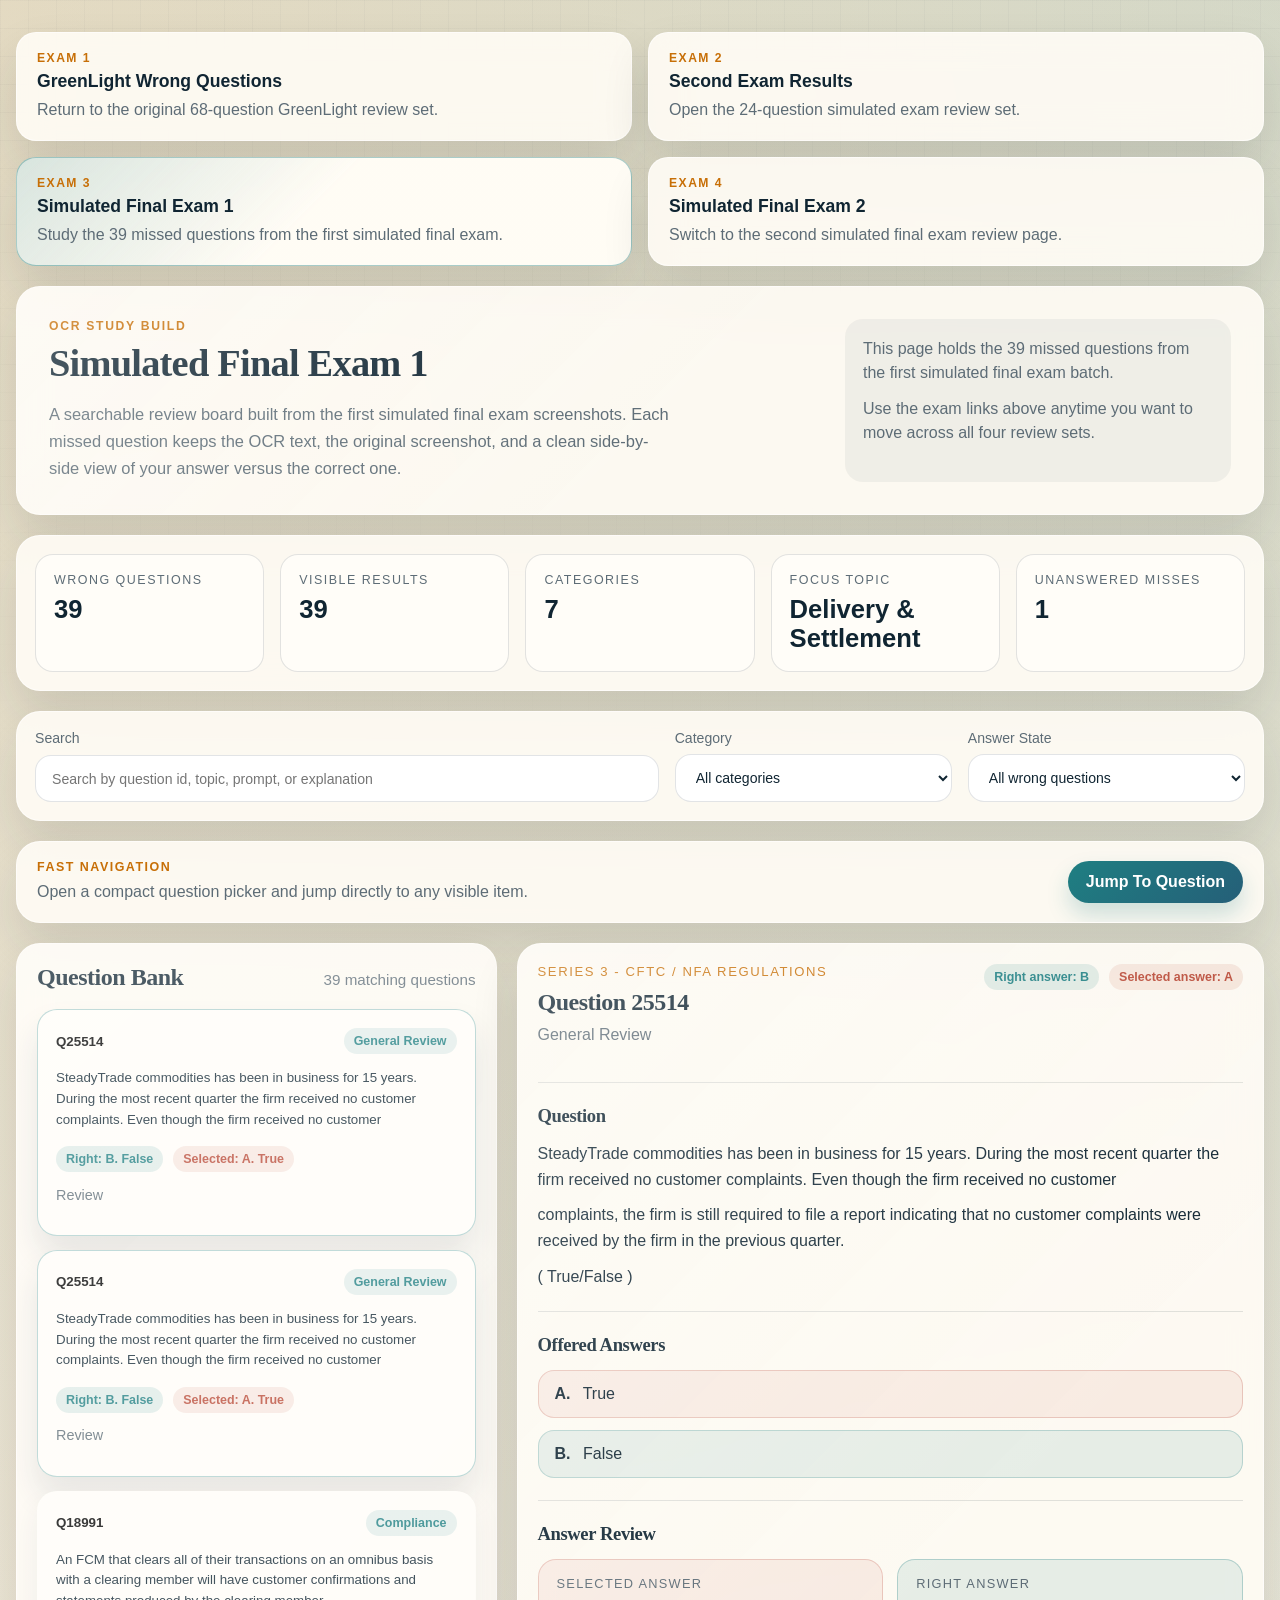
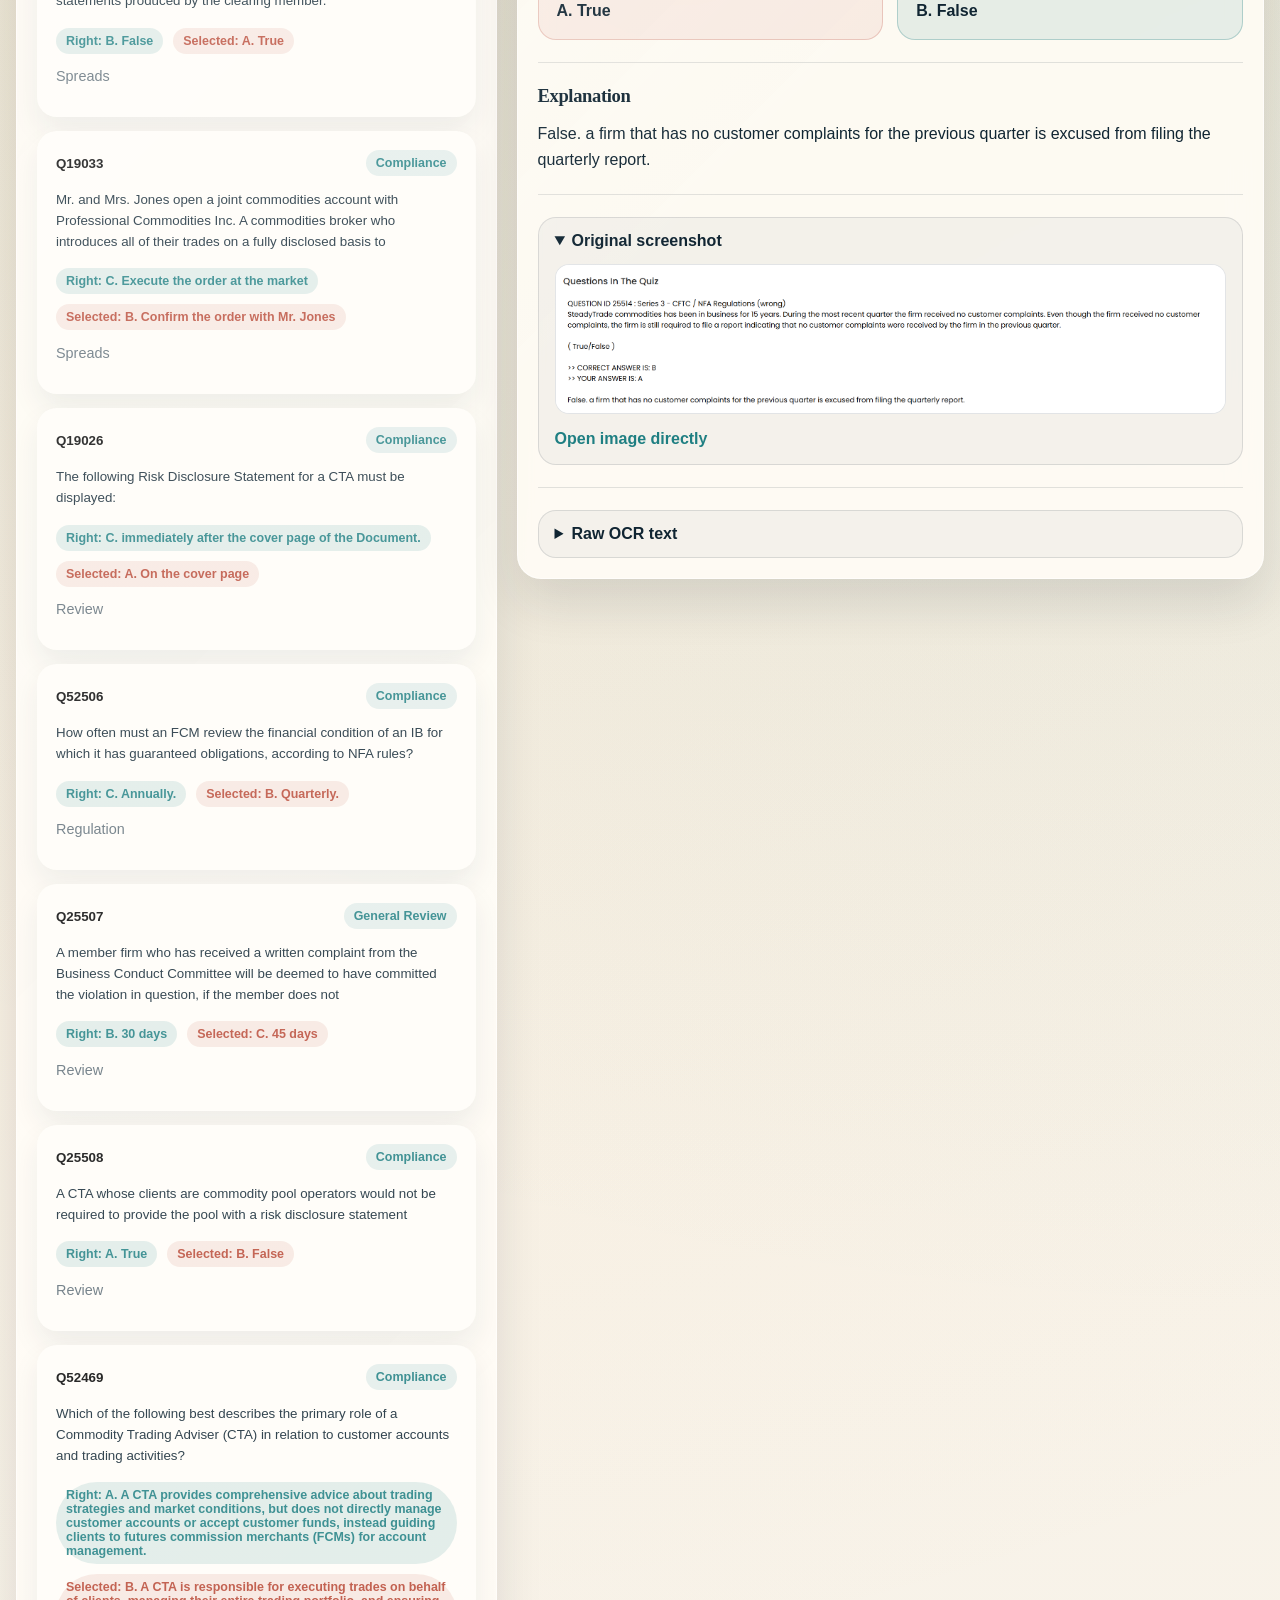
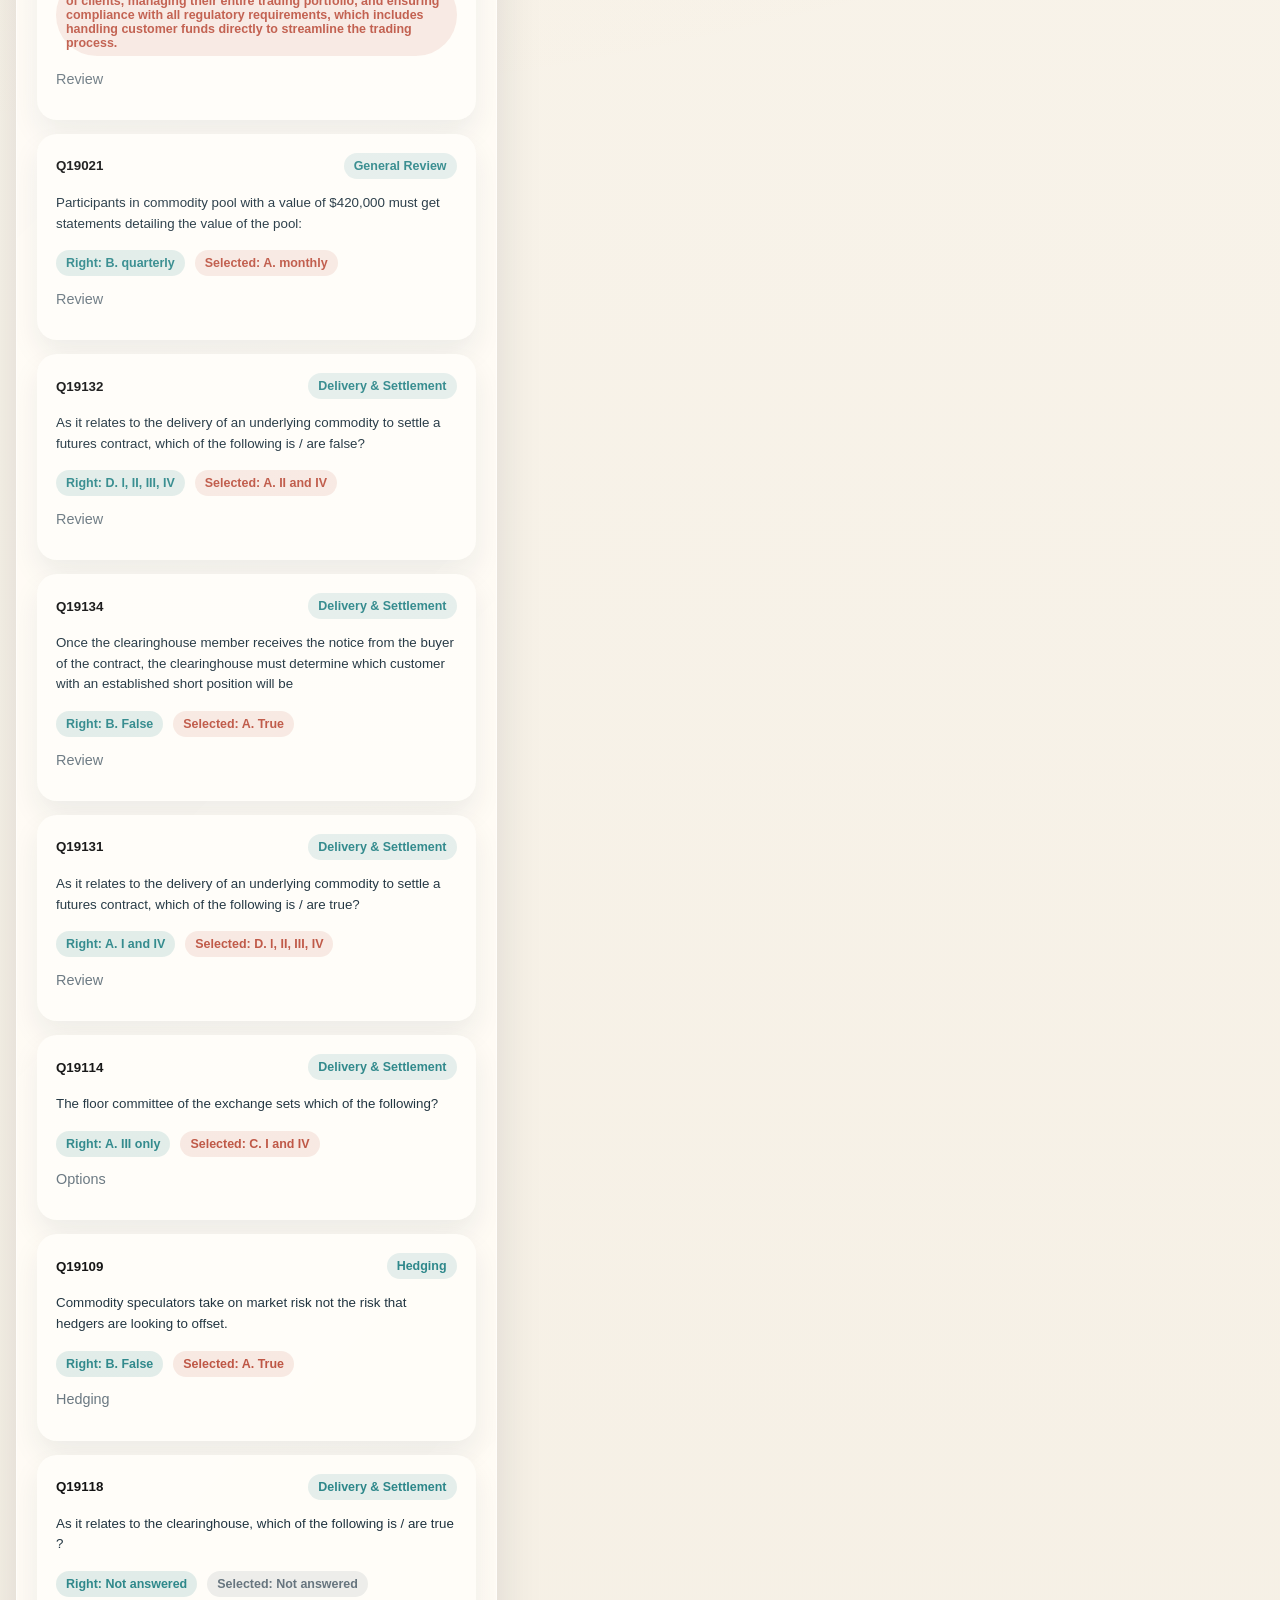
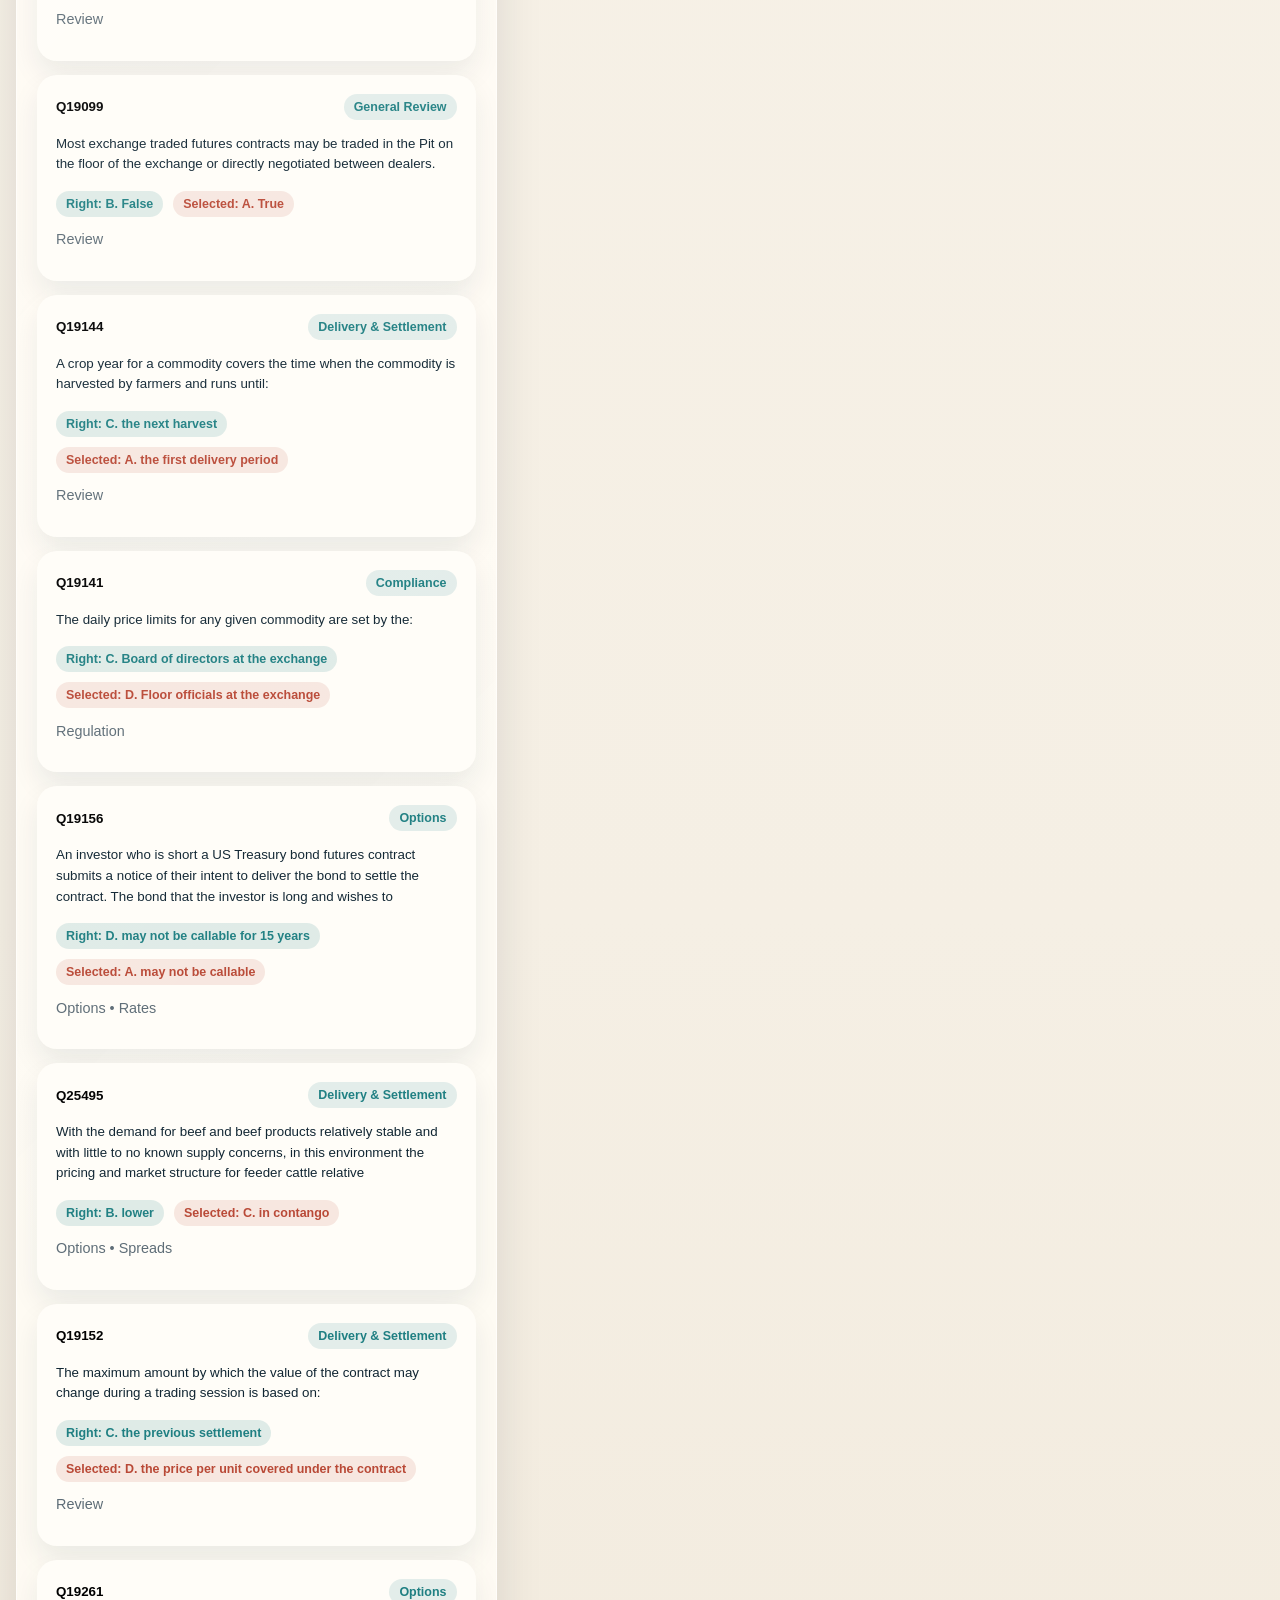
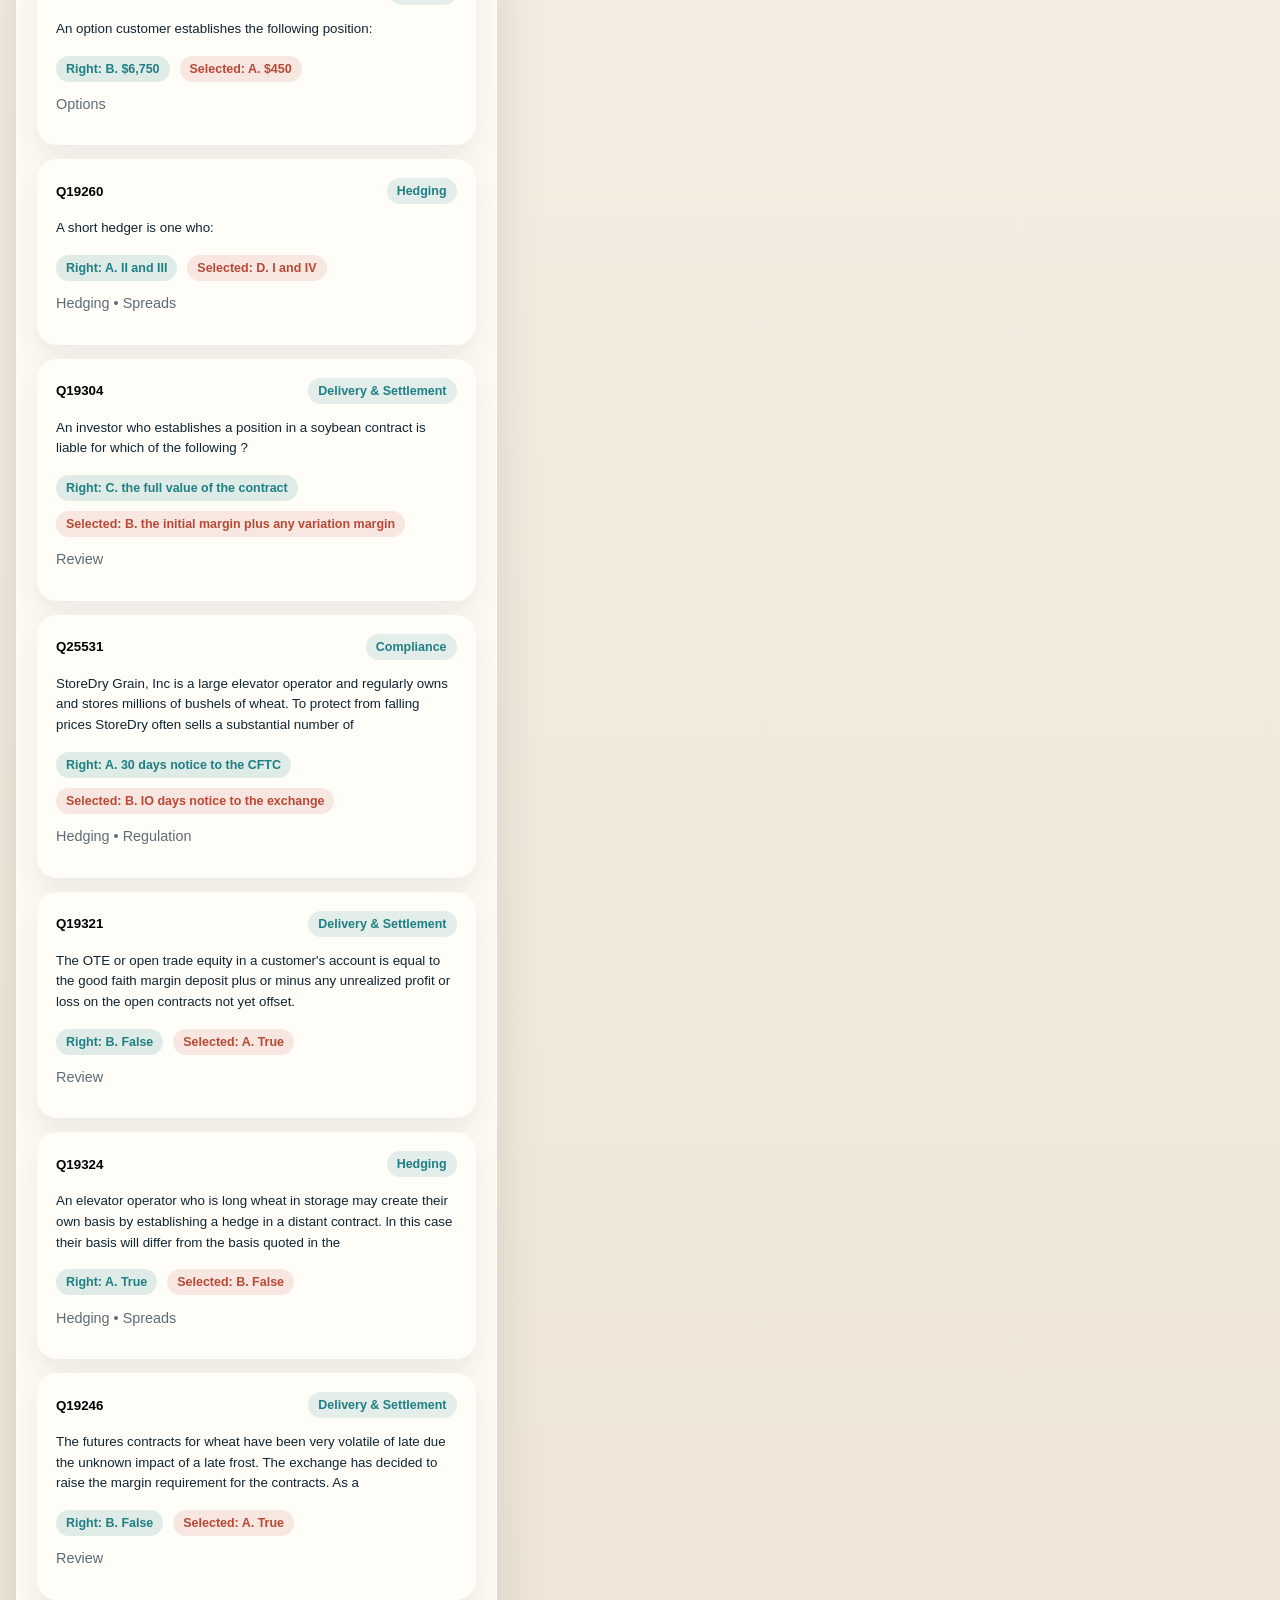
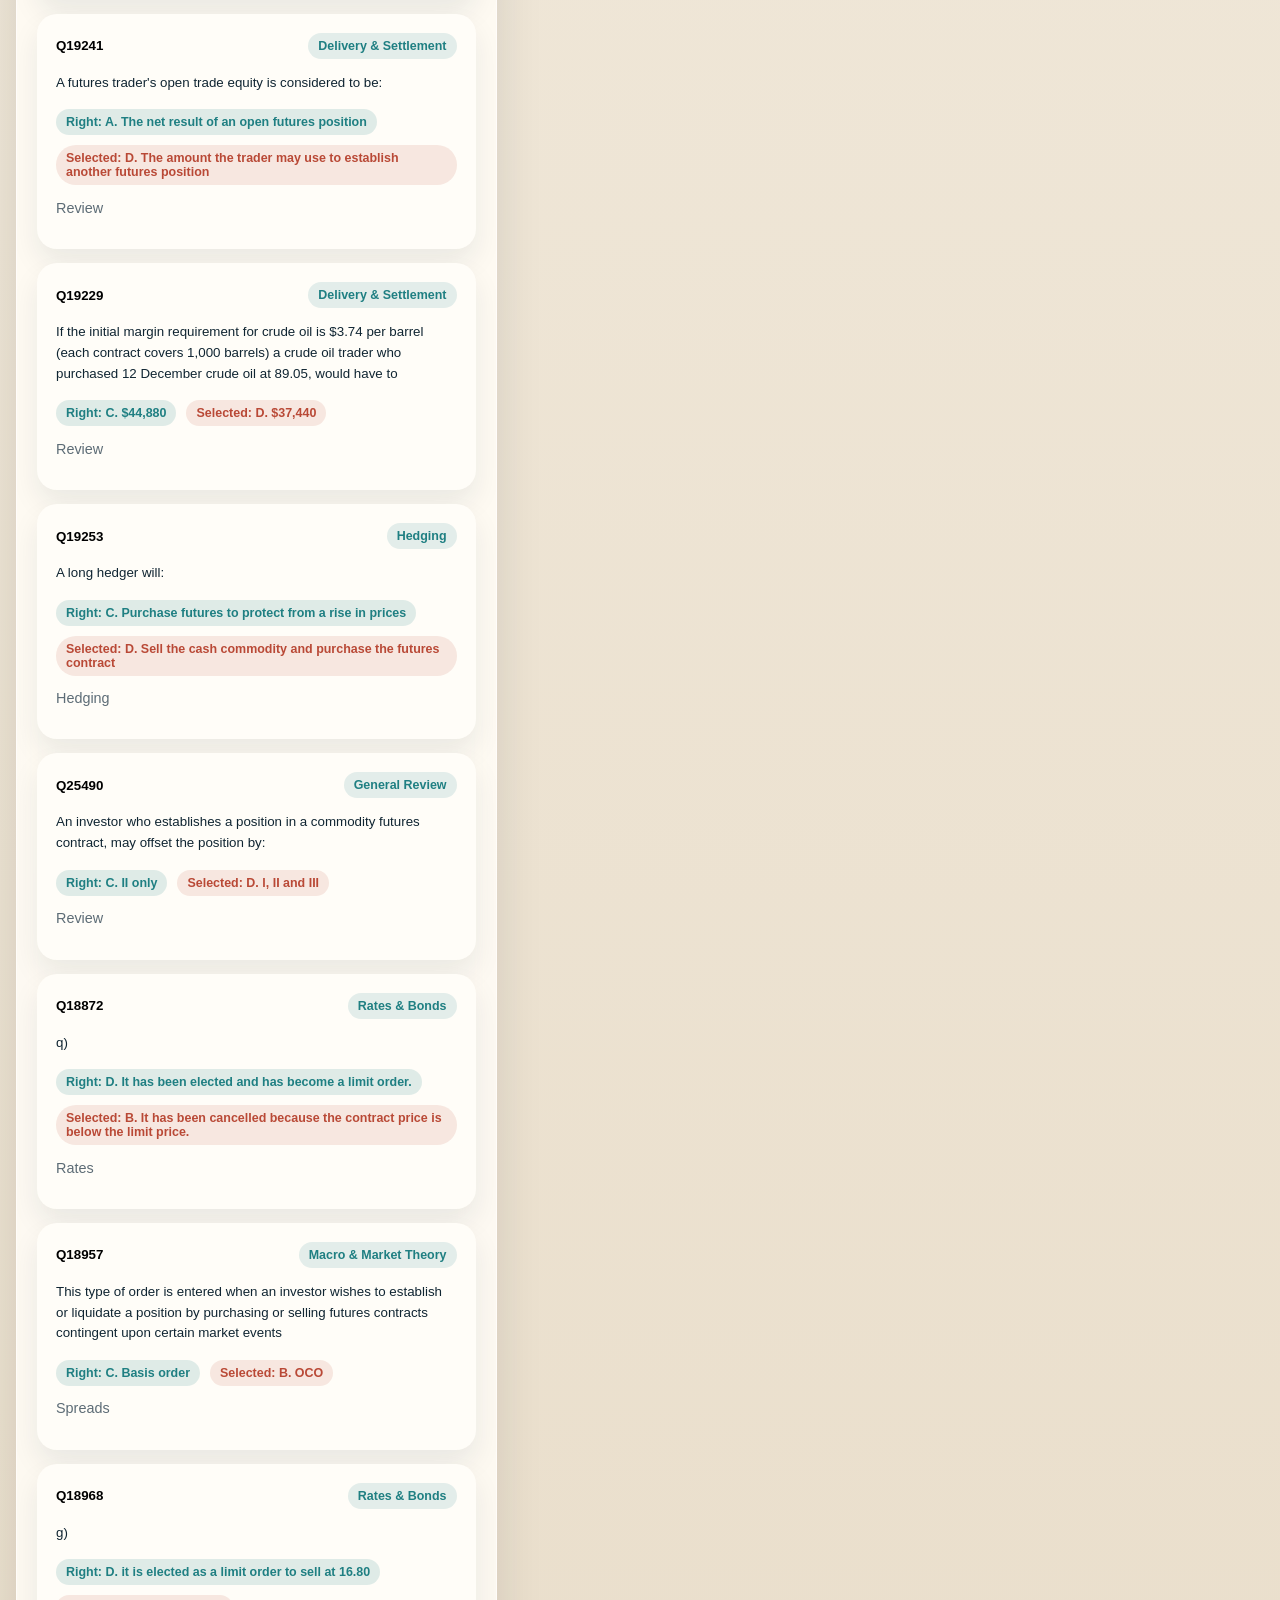
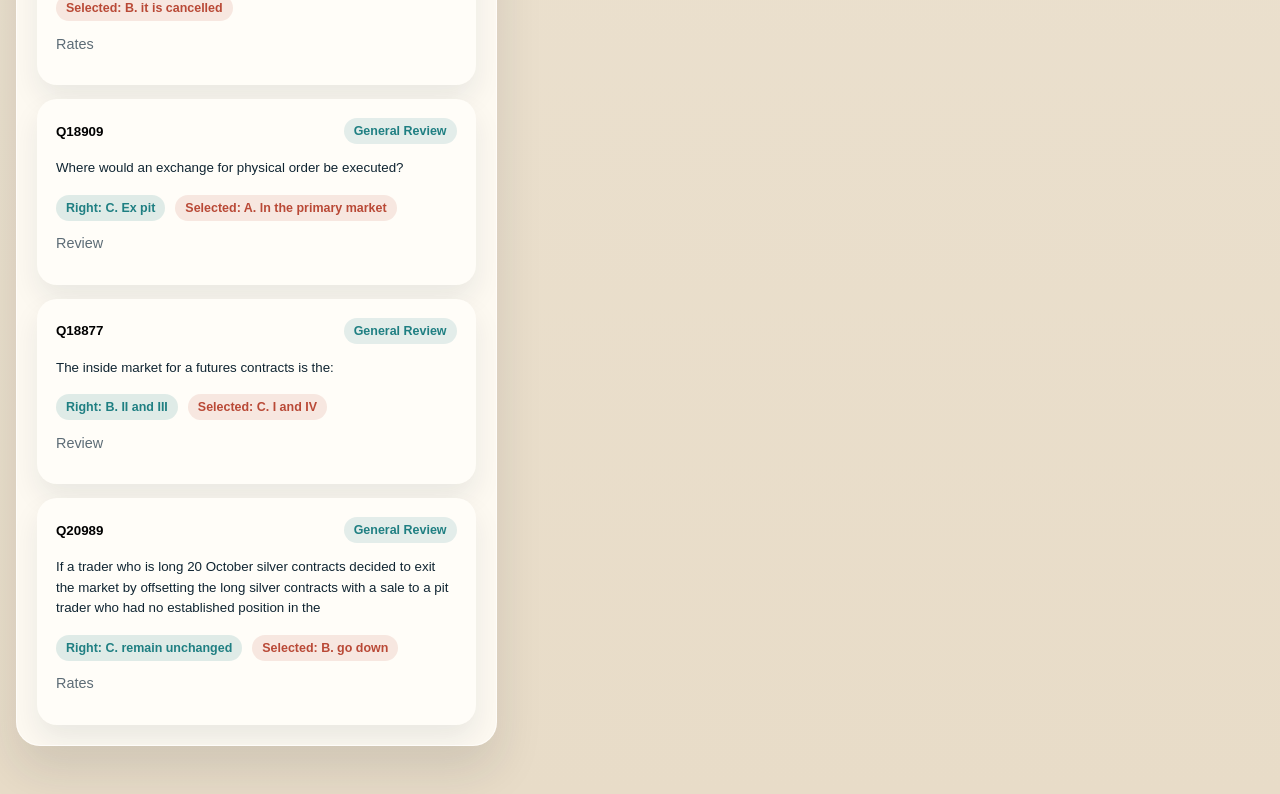
<file: simulated-final-exam-1.html>
<!doctype html>
<html lang="en">
  <head>
    <meta charset="utf-8" />
    <meta name="viewport" content="width=device-width, initial-scale=1" />
    <title>Series 3 Simulated Final Exam 1</title>
    <meta
      name="description"
      content="OCR-powered review site for the first simulated final Series 3 exam questions you missed."
    />
    <link rel="stylesheet" href="styles.css" />
    <script defer src="data/questions-simulated-final-exam-1.js"></script>
    <script defer src="app.js"></script>
  </head>
  <body>
    <div class="page-shell">
      <section class="exam-switcher" aria-label="Exam review navigation">
        <a class="exam-link-card" href="./index.html">
          <span class="exam-link-kicker">Exam 1</span>
          <strong class="exam-link-title">GreenLight Wrong Questions</strong>
          <span class="exam-link-text">Return to the original 68-question GreenLight review set.</span>
        </a>

        <a class="exam-link-card" href="./second-exam-results.html">
          <span class="exam-link-kicker">Exam 2</span>
          <strong class="exam-link-title">Second Exam Results</strong>
          <span class="exam-link-text">Open the 24-question simulated exam review set.</span>
        </a>

        <a class="exam-link-card is-active" href="./simulated-final-exam-1.html" aria-current="page">
          <span class="exam-link-kicker">Exam 3</span>
          <strong class="exam-link-title">Simulated Final Exam 1</strong>
          <span class="exam-link-text">Study the 39 missed questions from the first simulated final exam.</span>
        </a>

        <a class="exam-link-card" href="./simulated-final-exam-2.html">
          <span class="exam-link-kicker">Exam 4</span>
          <strong class="exam-link-title">Simulated Final Exam 2</strong>
          <span class="exam-link-text">Switch to the second simulated final exam review page.</span>
        </a>
      </section>

      <header class="hero">
        <div class="hero-copy">
          <p class="eyebrow">OCR Study Build</p>
          <h1>Simulated Final Exam 1</h1>
          <p class="hero-text">
            A searchable review board built from the first simulated final exam screenshots. Each
            missed question keeps the OCR text, the original screenshot, and a clean side-by-side
            view of your answer versus the correct one.
          </p>
        </div>
        <div class="hero-note">
          <p>This page holds the 39 missed questions from the first simulated final exam batch.</p>
          <p>Use the exam links above anytime you want to move across all four review sets.</p>
        </div>
      </header>

      <section class="stats" id="stats"></section>

      <section class="controls">
        <label class="search">
          <span>Search</span>
          <input
            id="search-input"
            type="search"
            placeholder="Search by question id, topic, prompt, or explanation"
          />
        </label>

        <label class="select-wrap">
          <span>Category</span>
          <select id="category-filter"></select>
        </label>

        <label class="select-wrap">
          <span>Answer State</span>
          <select id="answer-filter">
            <option value="all">All wrong questions</option>
            <option value="answered">Answered incorrectly</option>
            <option value="unanswered">Left unanswered</option>
          </select>
        </label>
      </section>

      <section class="quick-jump">
        <div class="quick-jump-copy">
          <p class="quick-jump-label">Fast Navigation</p>
          <p class="quick-jump-text">
            Open a compact question picker and jump directly to any visible item.
          </p>
        </div>
        <button type="button" class="jump-button" id="jump-button">Jump To Question</button>
      </section>

      <main class="content-grid">
        <section class="results-panel">
          <div class="results-header">
            <h2>Question Bank</h2>
            <p id="results-count"></p>
          </div>
          <div class="results-list" id="results-list"></div>
        </section>

        <section class="detail-panel" id="detail-panel">
          <div class="detail-empty">
            <p>Select a question to inspect the OCR text and screenshot.</p>
          </div>
        </section>
      </main>

      <div class="jump-overlay" id="jump-overlay" hidden>
        <div class="jump-sheet" role="dialog" aria-modal="true" aria-labelledby="jump-title">
          <div class="jump-sheet-header">
            <div>
              <p class="quick-jump-label">Question Picker</p>
              <h2 id="jump-title">Jump To A Question</h2>
              <p class="jump-sheet-text" id="jump-sheet-text"></p>
            </div>
            <button
              type="button"
              class="jump-close"
              id="jump-close"
              aria-label="Close question picker"
            >
              Close
            </button>
          </div>

          <label class="jump-search">
            <span>Find inside visible questions</span>
            <input
              id="jump-search"
              type="search"
              placeholder="Search by question number or first line"
            />
          </label>

          <div class="jump-list" id="jump-list"></div>
        </div>
      </div>
    </div>
  </body>
</html>
</file>
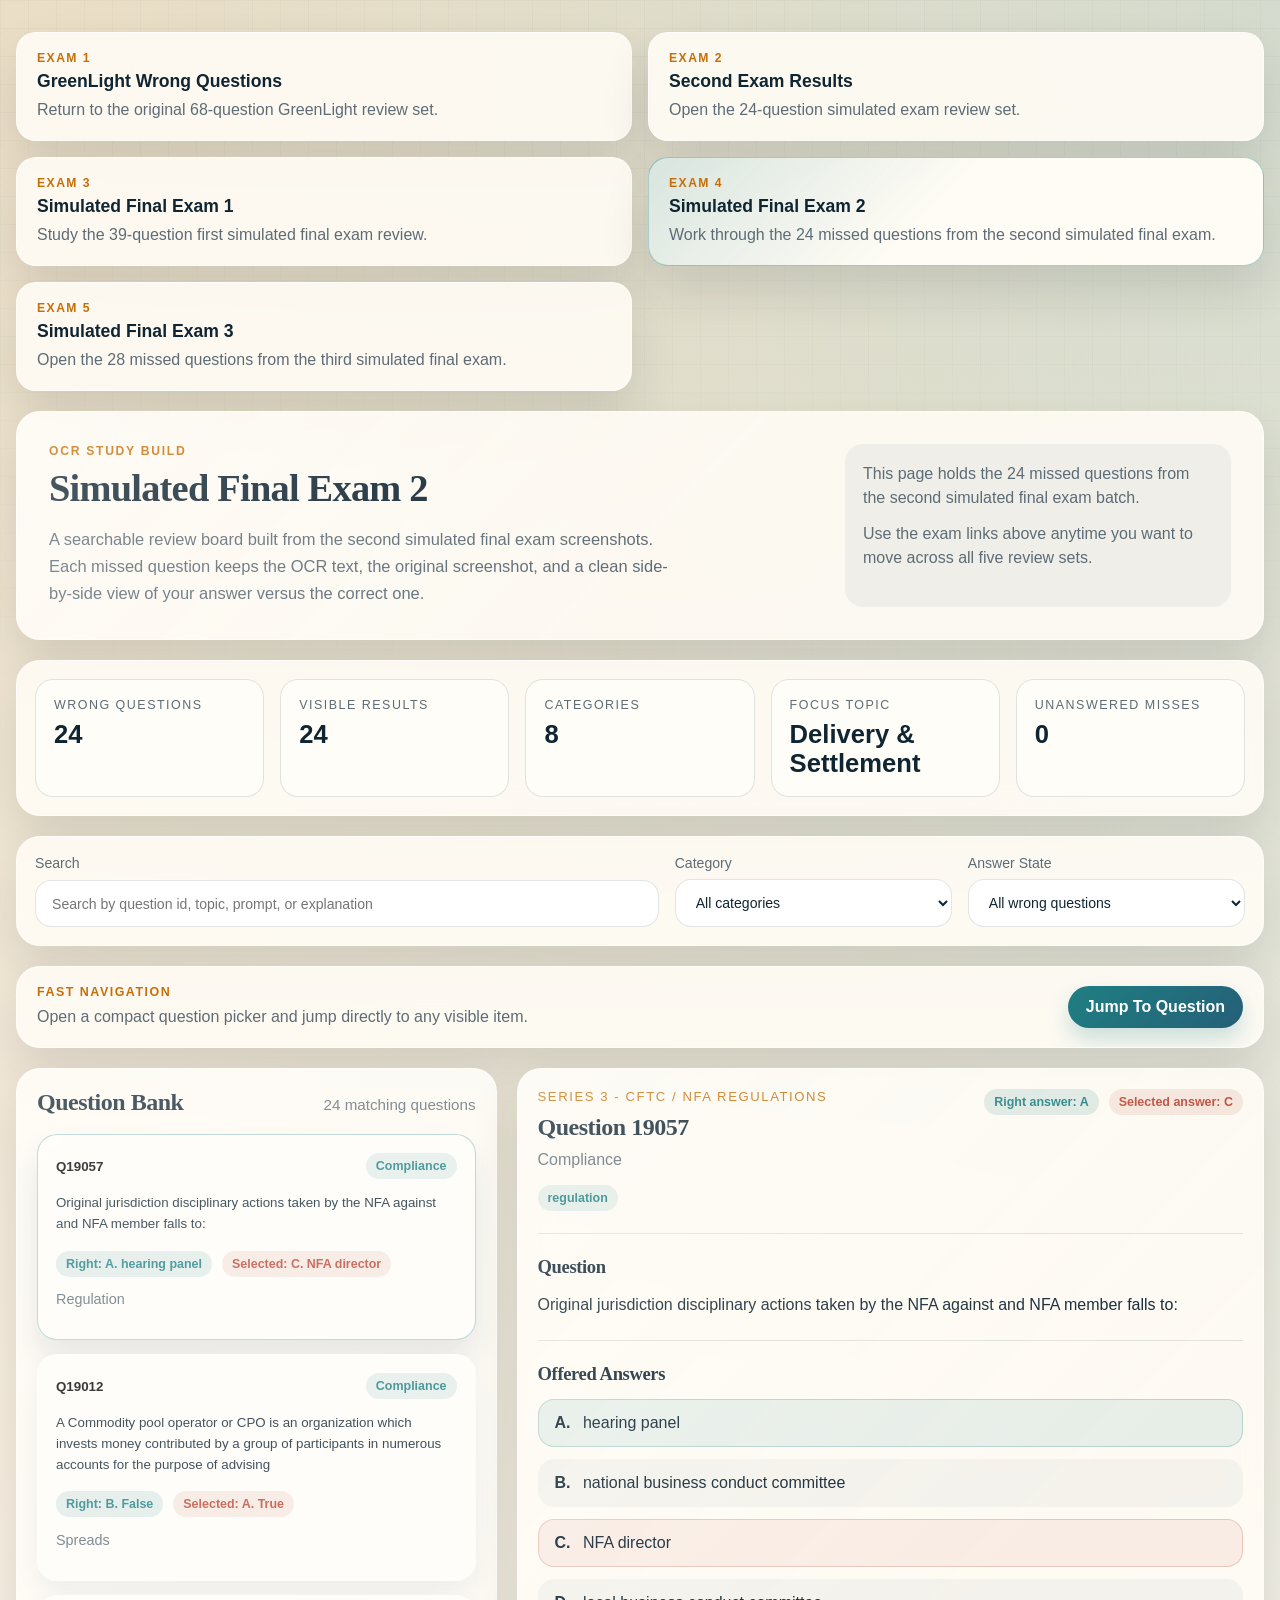
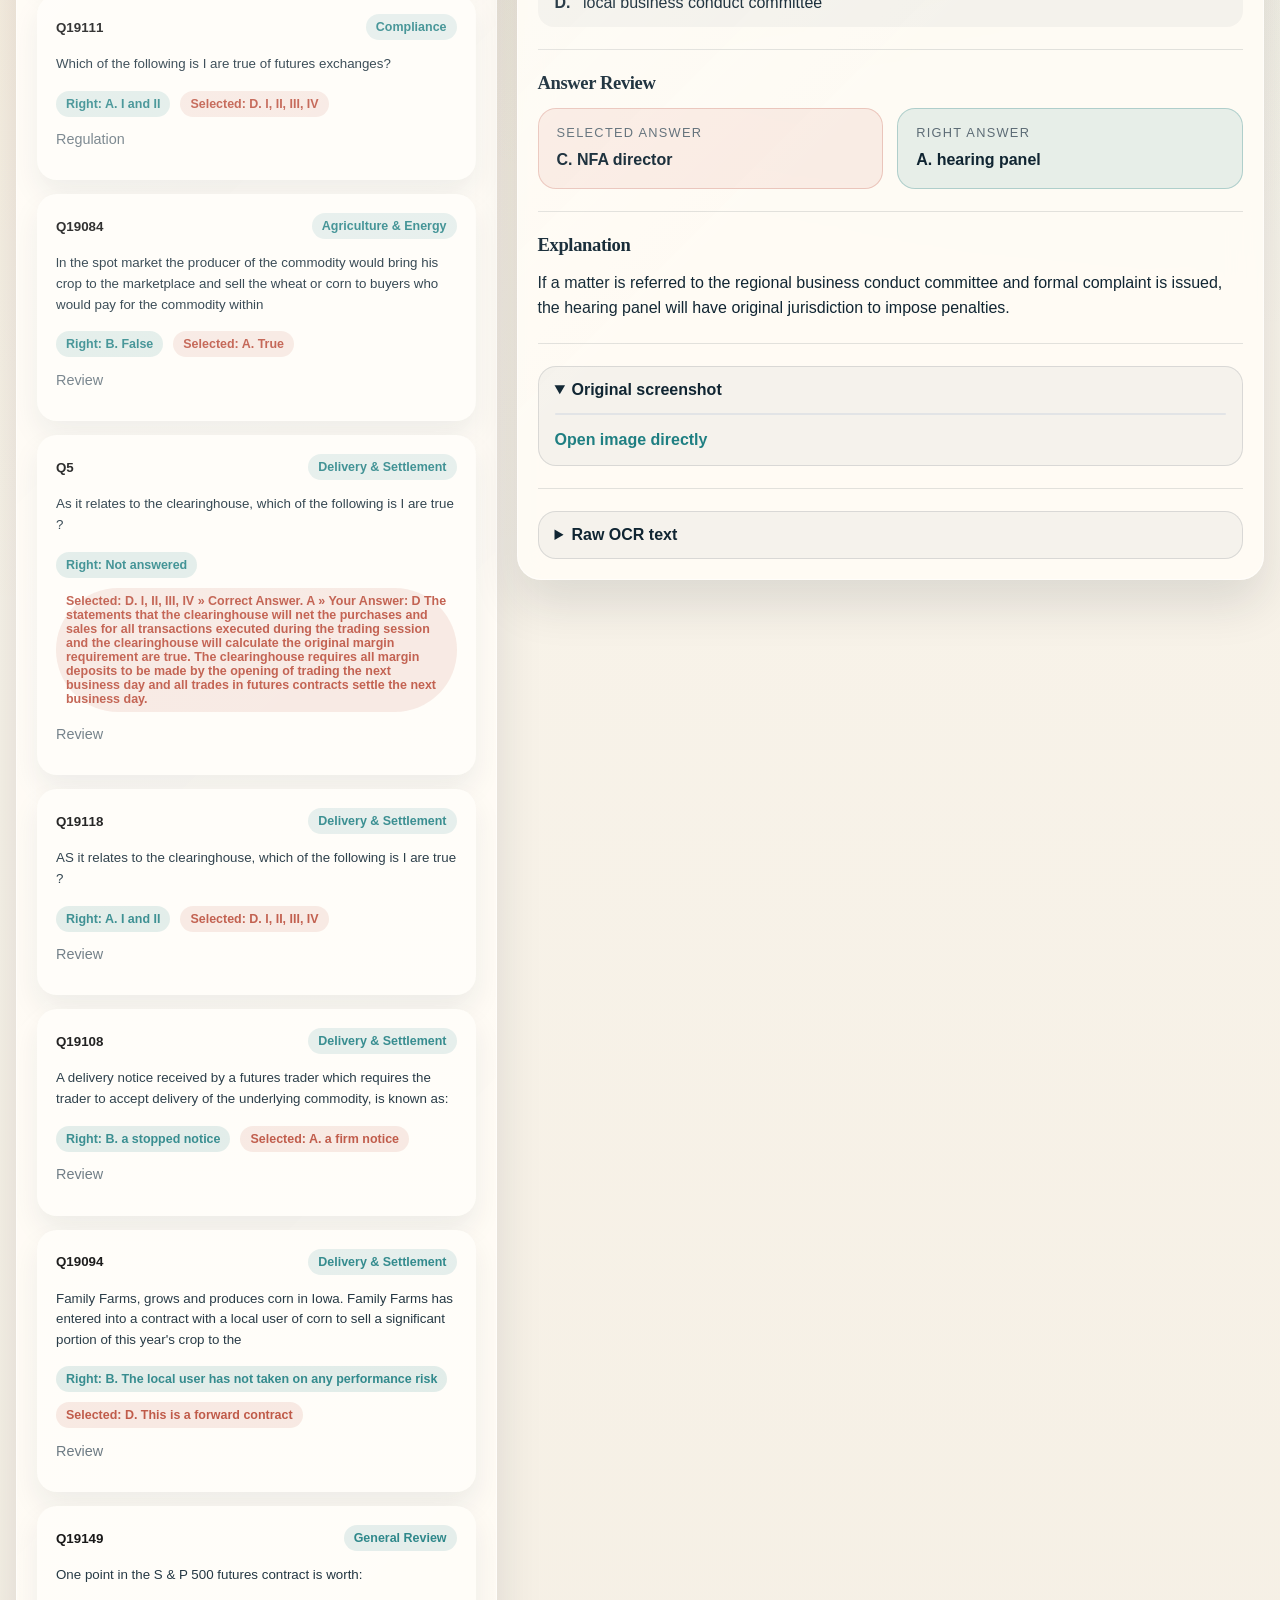
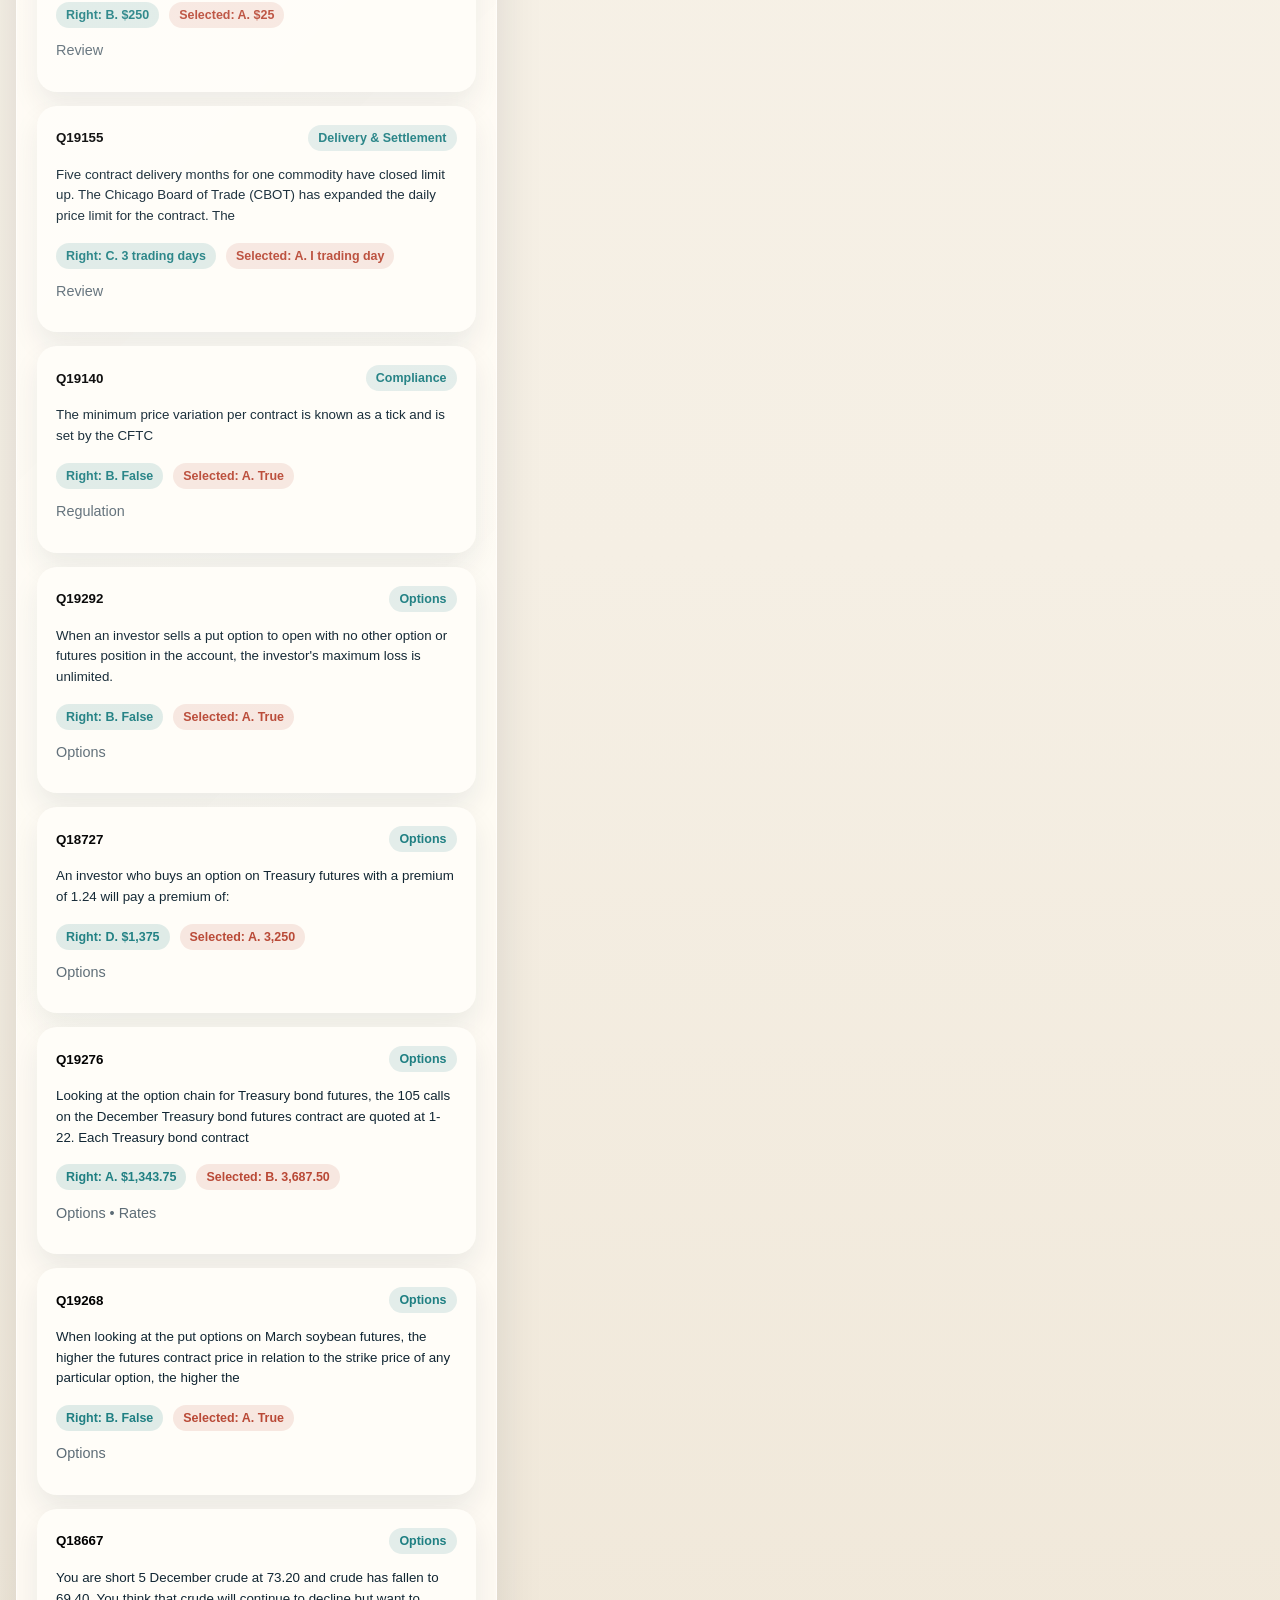
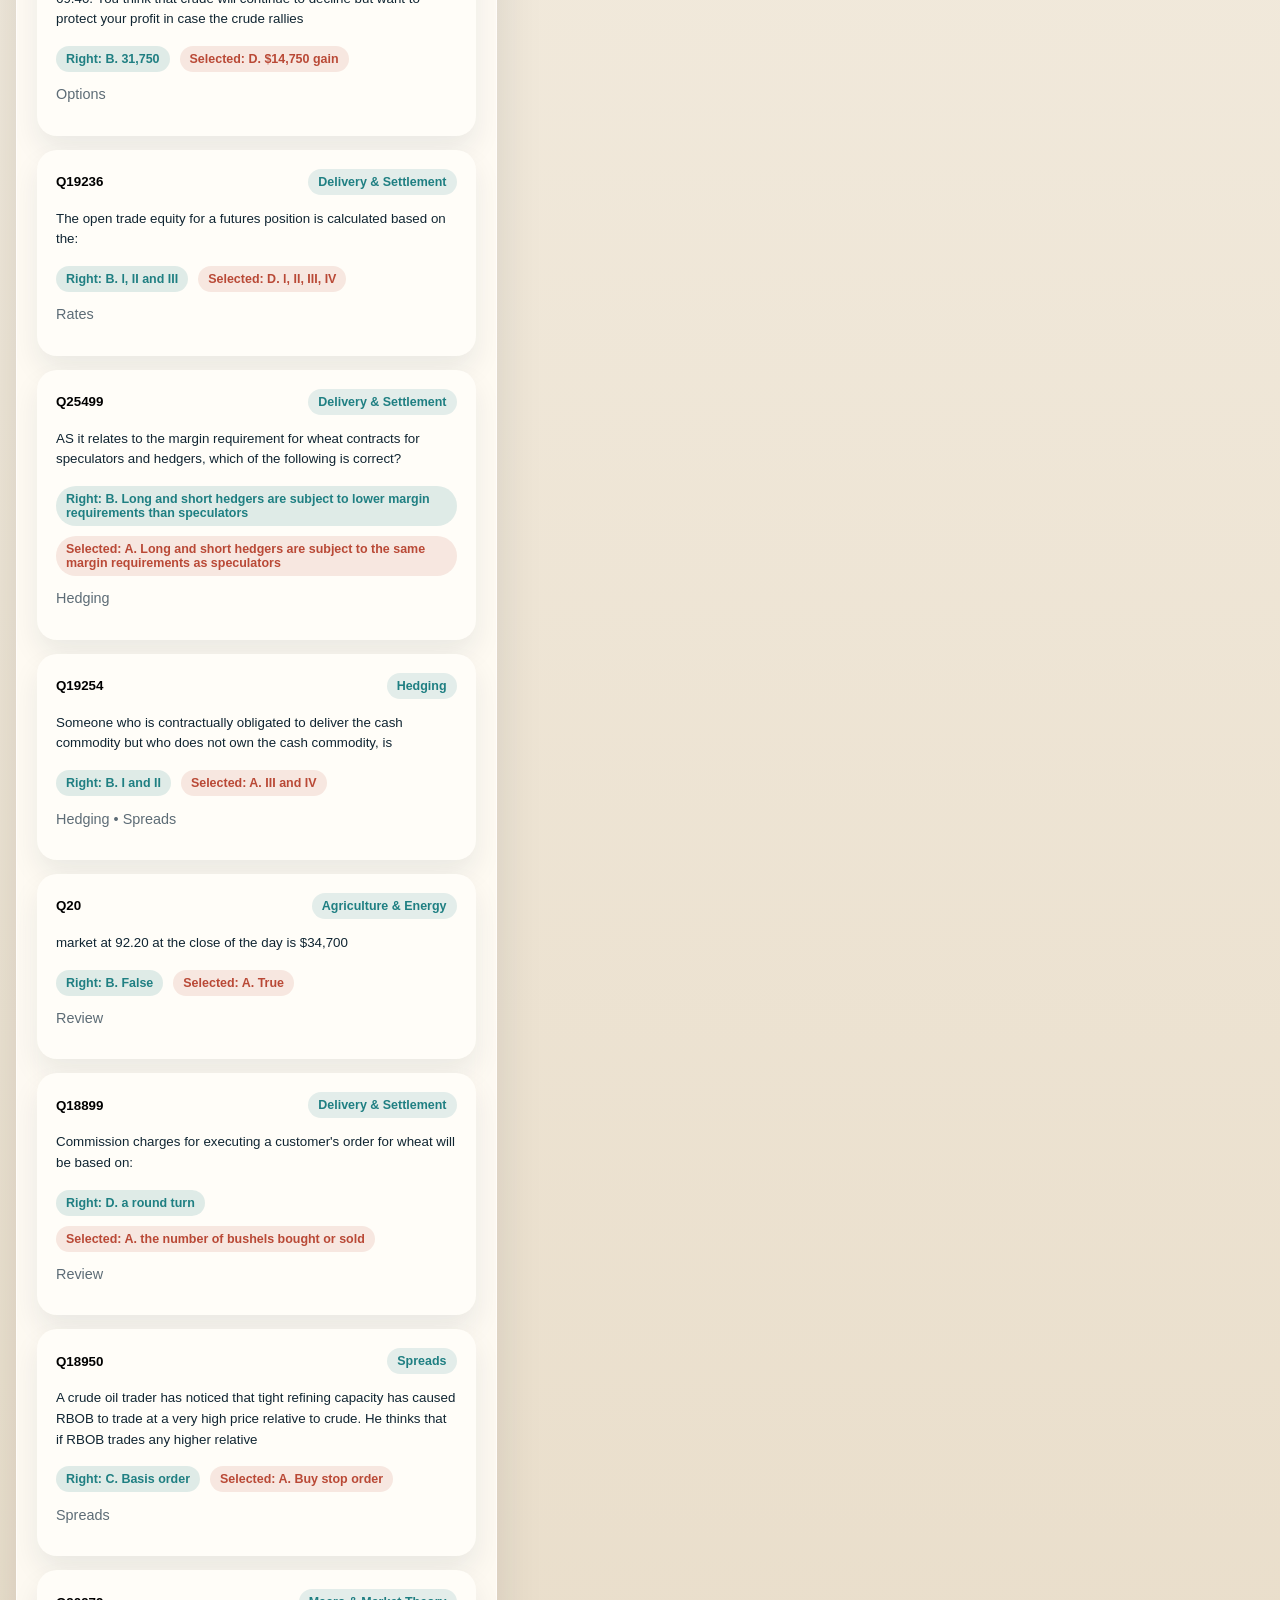
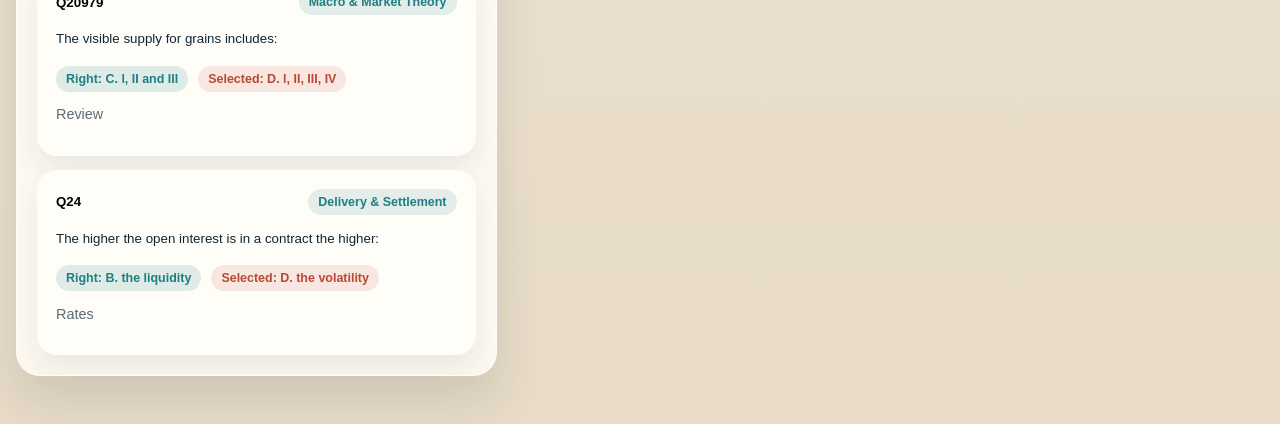
<file: simulated-final-exam-2.html>
<!doctype html>
<html lang="en">
  <head>
    <meta charset="utf-8" />
    <meta name="viewport" content="width=device-width, initial-scale=1" />
    <title>Series 3 Simulated Final Exam 2</title>
    <meta
      name="description"
      content="OCR-powered review site for the second simulated final Series 3 exam questions you missed."
    />
    <link rel="stylesheet" href="styles.css" />
    <script defer src="data/questions-simulated-final-exam-2.js"></script>
    <script defer src="app.js"></script>
  </head>
  <body>
    <div class="page-shell">
      <section class="exam-switcher" aria-label="Exam review navigation">
        <a class="exam-link-card" href="./index.html">
          <span class="exam-link-kicker">Exam 1</span>
          <strong class="exam-link-title">GreenLight Wrong Questions</strong>
          <span class="exam-link-text">Return to the original 68-question GreenLight review set.</span>
        </a>

        <a class="exam-link-card" href="./second-exam-results.html">
          <span class="exam-link-kicker">Exam 2</span>
          <strong class="exam-link-title">Second Exam Results</strong>
          <span class="exam-link-text">Open the 24-question simulated exam review set.</span>
        </a>

        <a class="exam-link-card" href="./simulated-final-exam-1.html">
          <span class="exam-link-kicker">Exam 3</span>
          <strong class="exam-link-title">Simulated Final Exam 1</strong>
          <span class="exam-link-text">Study the 39-question first simulated final exam review.</span>
        </a>

        <a class="exam-link-card is-active" href="./simulated-final-exam-2.html" aria-current="page">
          <span class="exam-link-kicker">Exam 4</span>
          <strong class="exam-link-title">Simulated Final Exam 2</strong>
          <span class="exam-link-text">Work through the 24 missed questions from the second simulated final exam.</span>
        </a>

        <a class="exam-link-card" href="./simulated-final-exam-3.html">
          <span class="exam-link-kicker">Exam 5</span>
          <strong class="exam-link-title">Simulated Final Exam 3</strong>
          <span class="exam-link-text">Open the 28 missed questions from the third simulated final exam.</span>
        </a>
      </section>

      <header class="hero">
        <div class="hero-copy">
          <p class="eyebrow">OCR Study Build</p>
          <h1>Simulated Final Exam 2</h1>
          <p class="hero-text">
            A searchable review board built from the second simulated final exam screenshots.
            Each missed question keeps the OCR text, the original screenshot, and a clean
            side-by-side view of your answer versus the correct one.
          </p>
        </div>
        <div class="hero-note">
          <p>This page holds the 24 missed questions from the second simulated final exam batch.</p>
          <p>Use the exam links above anytime you want to move across all five review sets.</p>
        </div>
      </header>

      <section class="stats" id="stats"></section>

      <section class="controls">
        <label class="search">
          <span>Search</span>
          <input
            id="search-input"
            type="search"
            placeholder="Search by question id, topic, prompt, or explanation"
          />
        </label>

        <label class="select-wrap">
          <span>Category</span>
          <select id="category-filter"></select>
        </label>

        <label class="select-wrap">
          <span>Answer State</span>
          <select id="answer-filter">
            <option value="all">All wrong questions</option>
            <option value="answered">Answered incorrectly</option>
            <option value="unanswered">Left unanswered</option>
          </select>
        </label>
      </section>

      <section class="quick-jump">
        <div class="quick-jump-copy">
          <p class="quick-jump-label">Fast Navigation</p>
          <p class="quick-jump-text">
            Open a compact question picker and jump directly to any visible item.
          </p>
        </div>
        <button type="button" class="jump-button" id="jump-button">Jump To Question</button>
      </section>

      <main class="content-grid">
        <section class="results-panel">
          <div class="results-header">
            <h2>Question Bank</h2>
            <p id="results-count"></p>
          </div>
          <div class="results-list" id="results-list"></div>
        </section>

        <section class="detail-panel" id="detail-panel">
          <div class="detail-empty">
            <p>Select a question to inspect the OCR text and screenshot.</p>
          </div>
        </section>
      </main>

      <div class="jump-overlay" id="jump-overlay" hidden>
        <div class="jump-sheet" role="dialog" aria-modal="true" aria-labelledby="jump-title">
          <div class="jump-sheet-header">
            <div>
              <p class="quick-jump-label">Question Picker</p>
              <h2 id="jump-title">Jump To A Question</h2>
              <p class="jump-sheet-text" id="jump-sheet-text"></p>
            </div>
            <button
              type="button"
              class="jump-close"
              id="jump-close"
              aria-label="Close question picker"
            >
              Close
            </button>
          </div>

          <label class="jump-search">
            <span>Find inside visible questions</span>
            <input
              id="jump-search"
              type="search"
              placeholder="Search by question number or first line"
            />
          </label>

          <div class="jump-list" id="jump-list"></div>
        </div>
      </div>
    </div>
  </body>
</html>
</file>
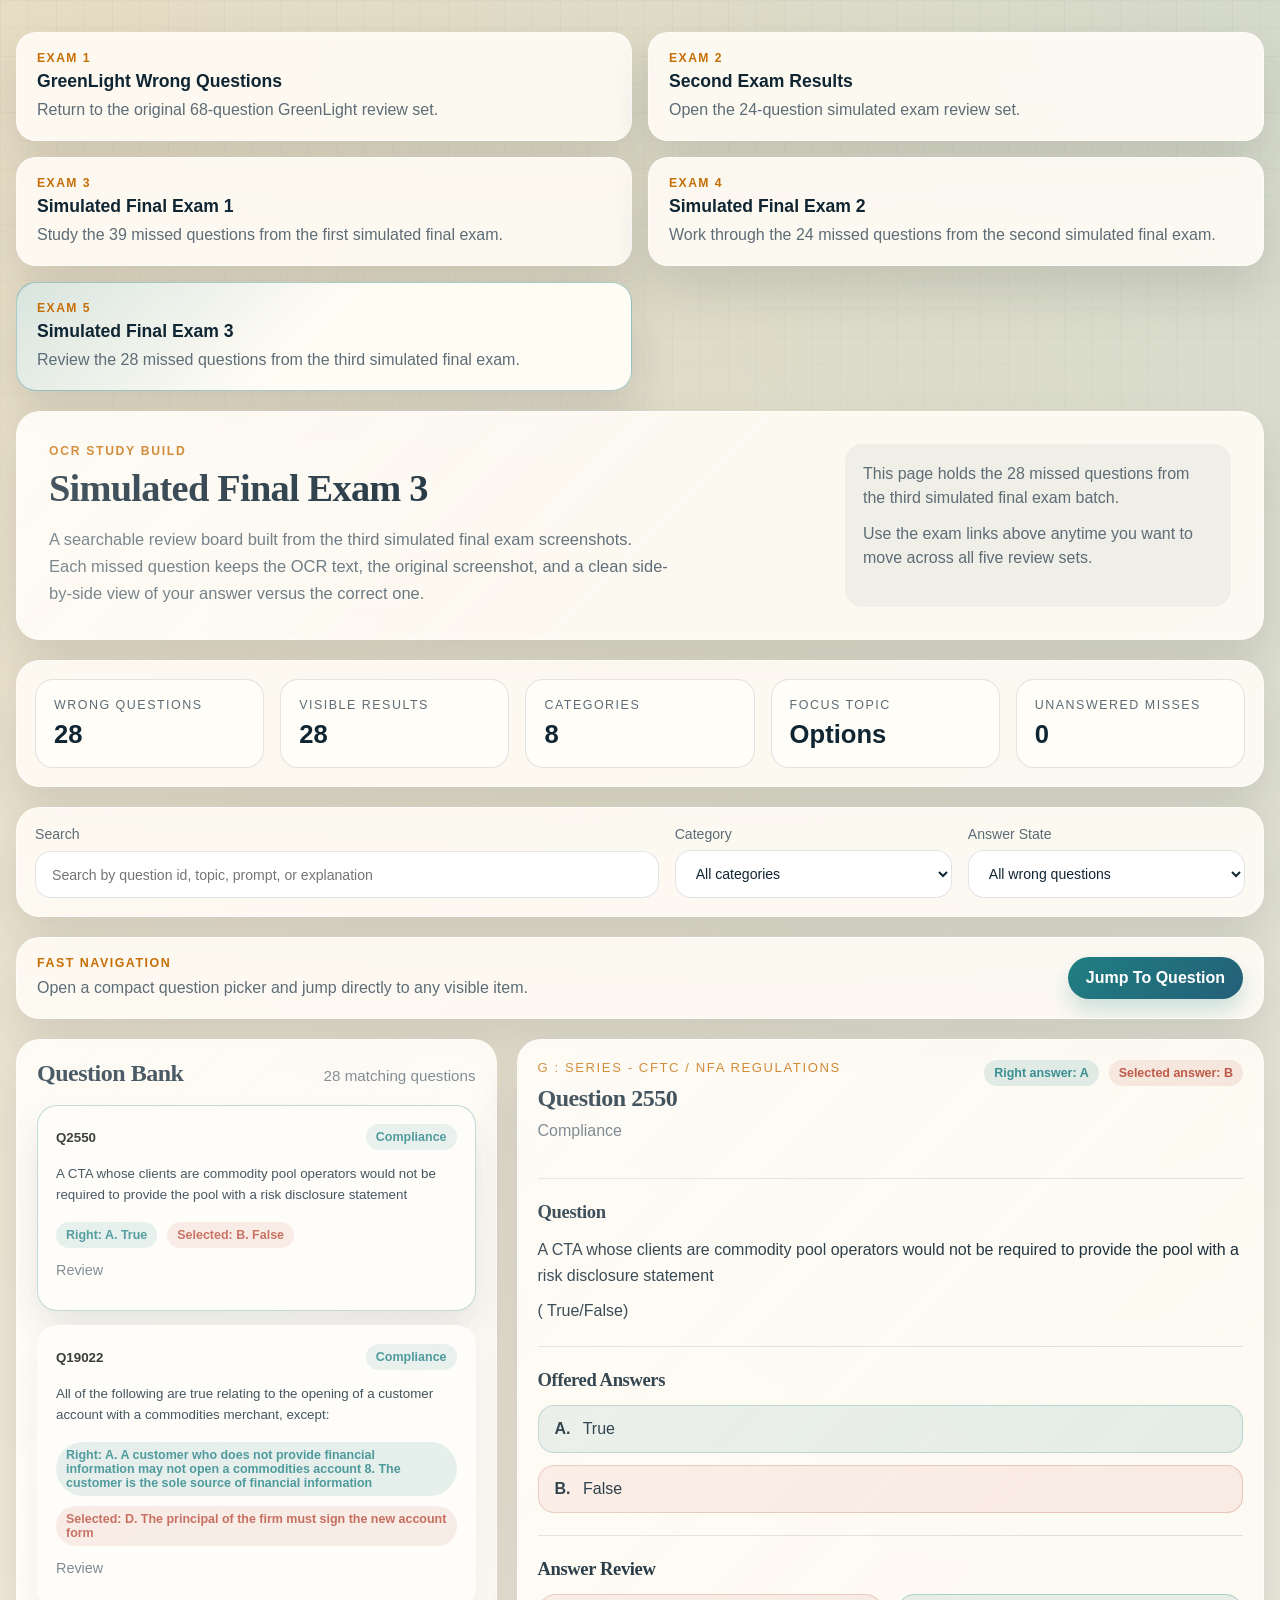
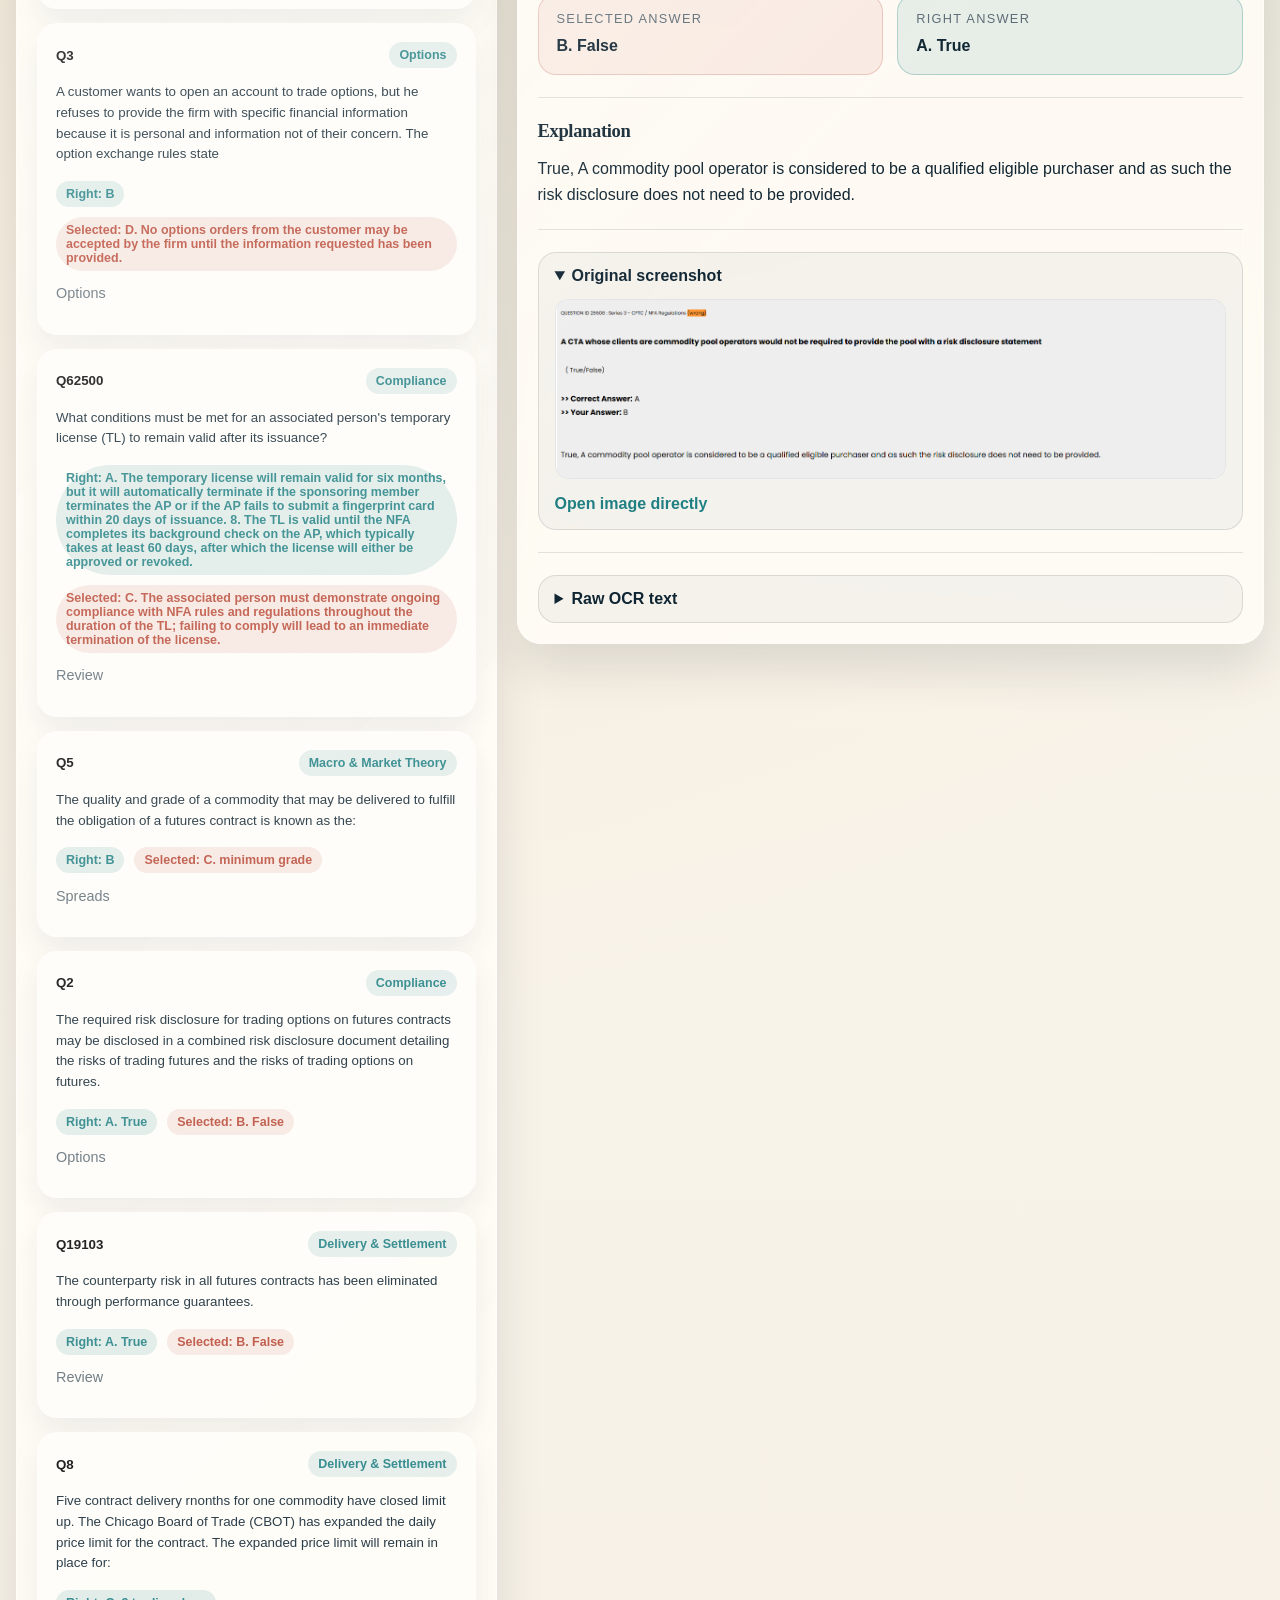
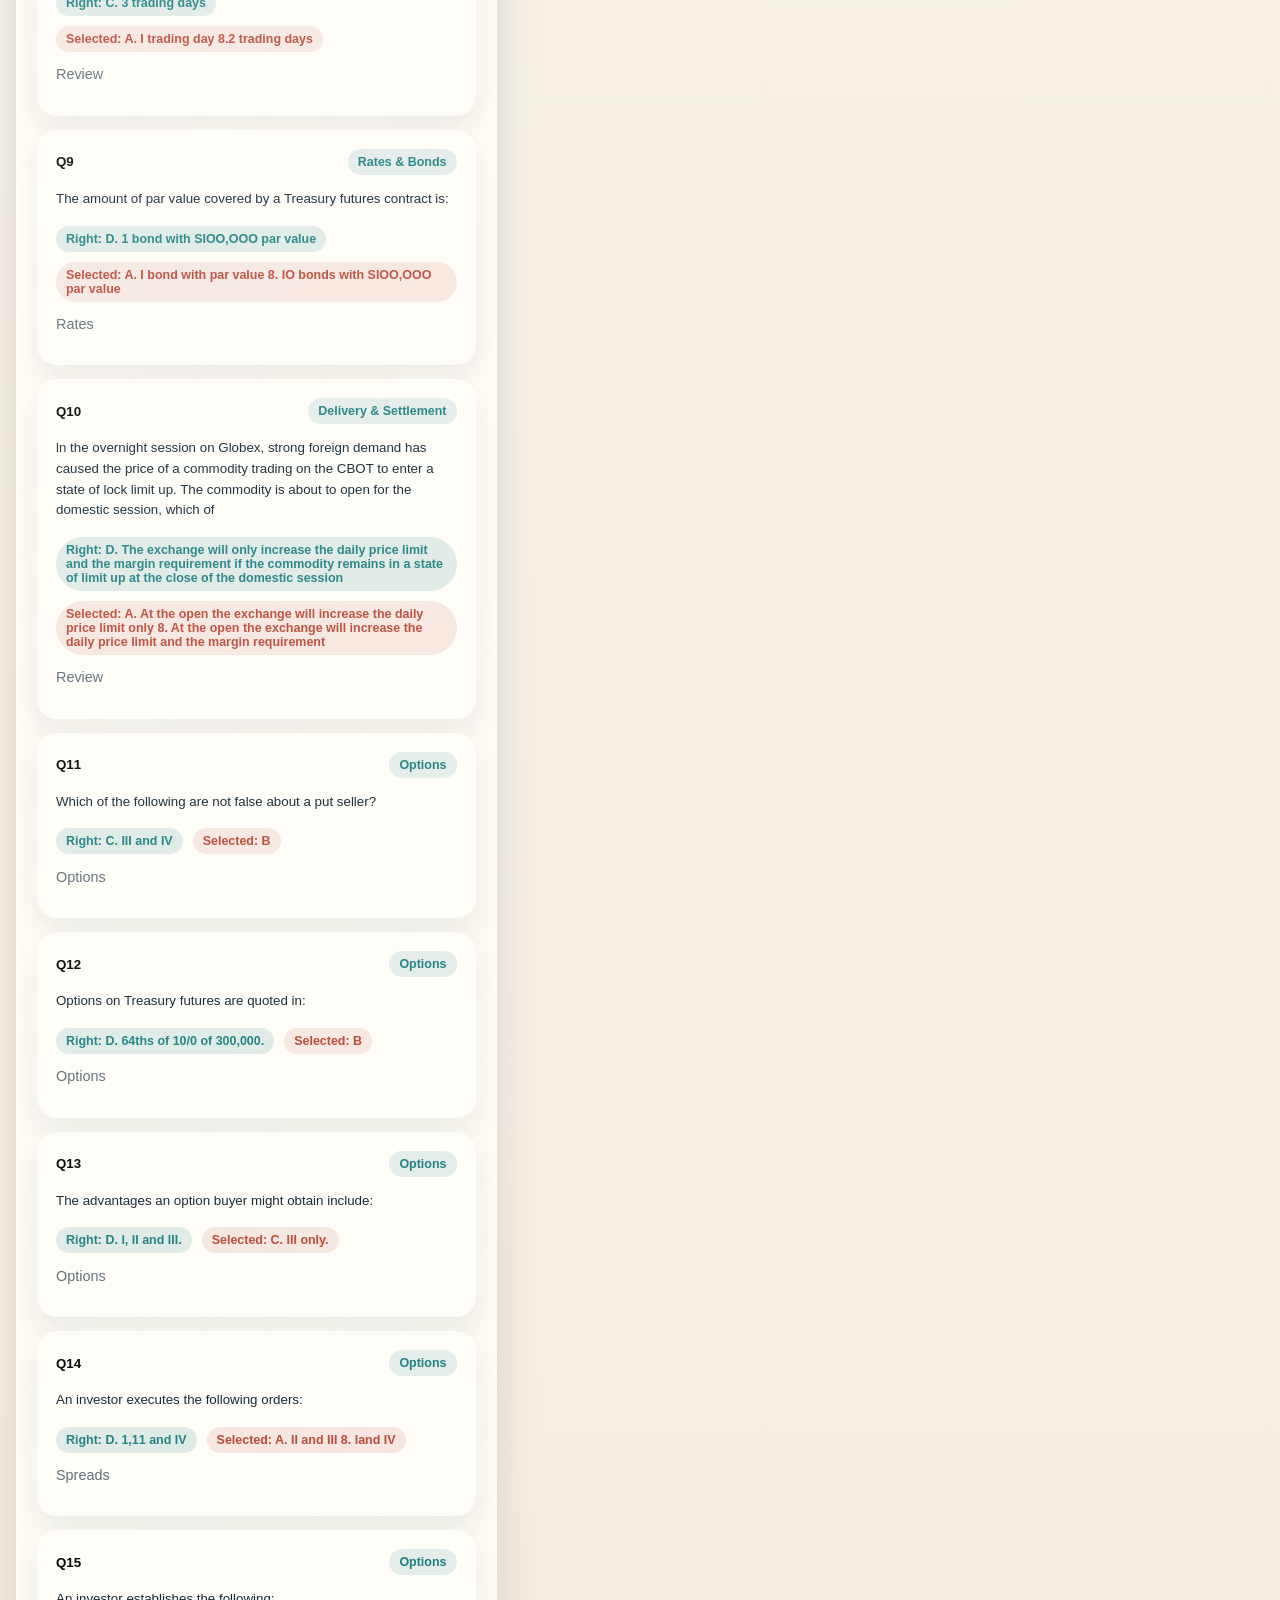
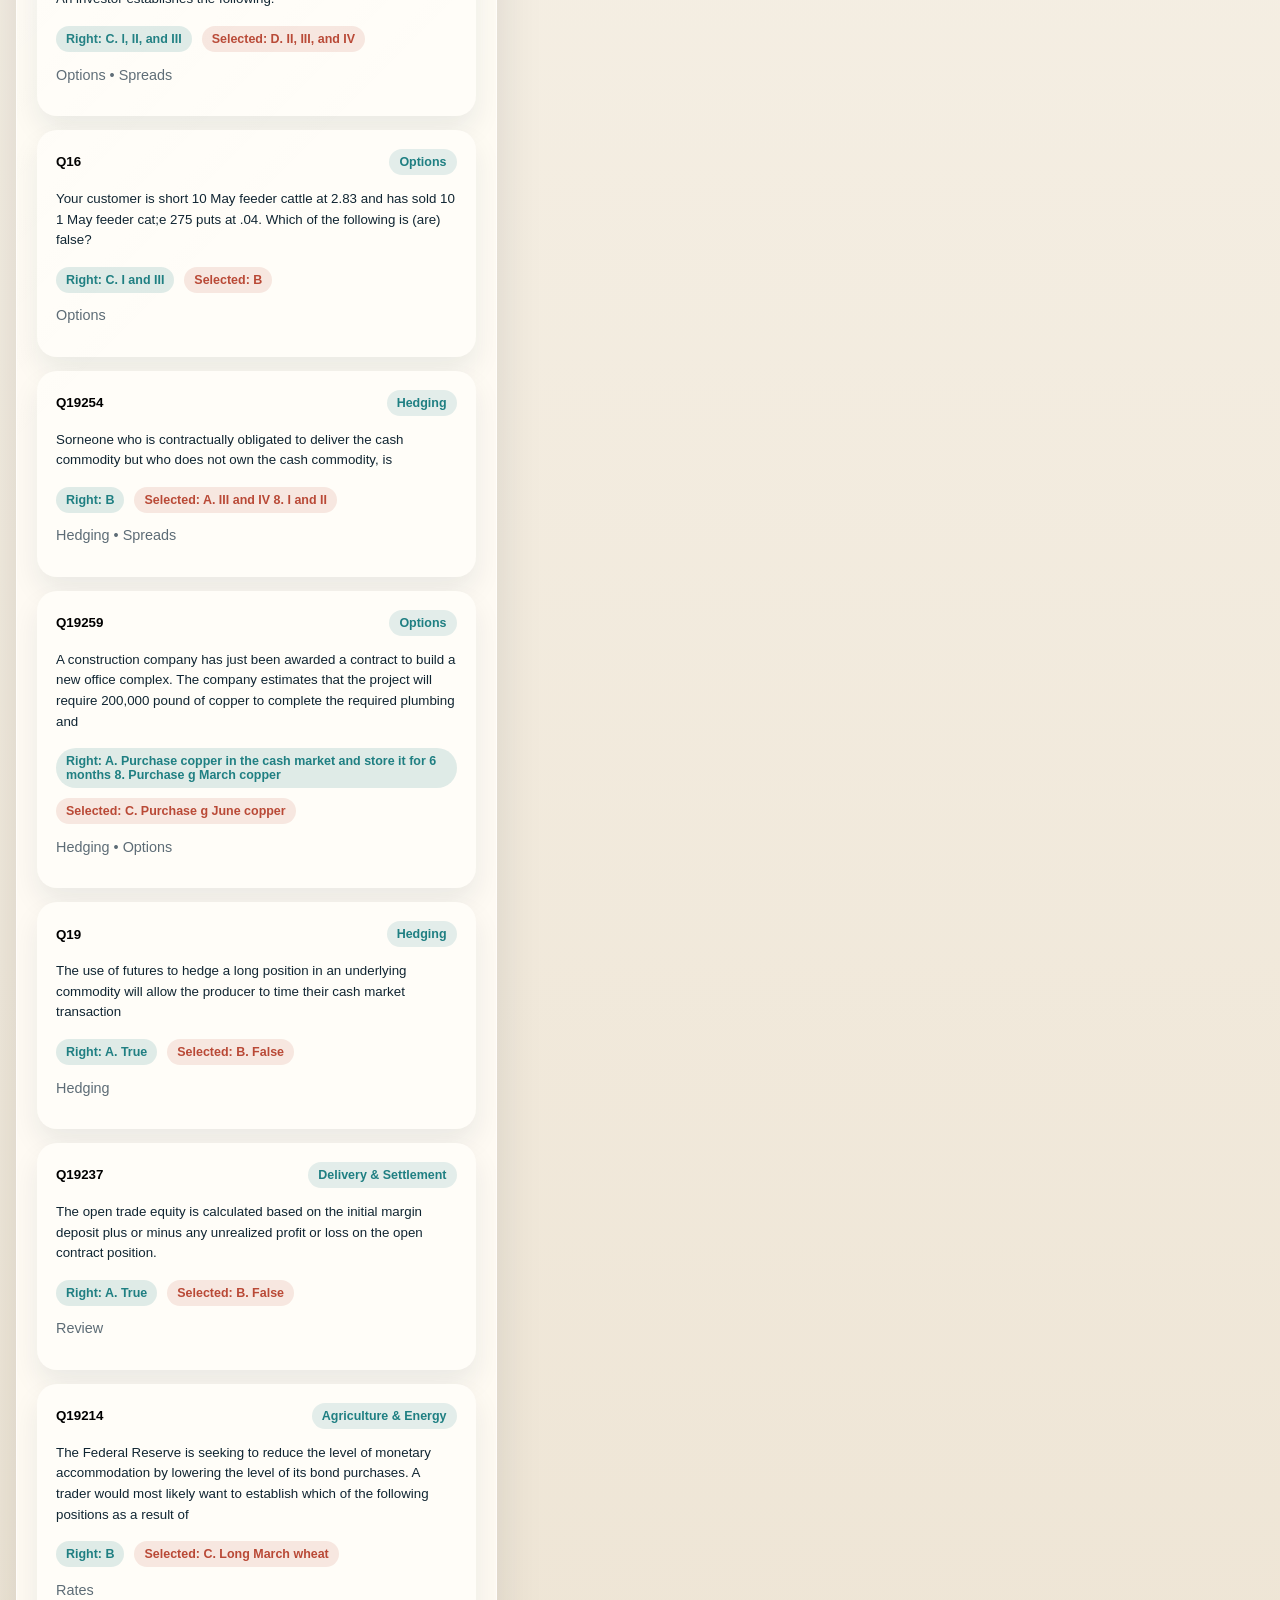
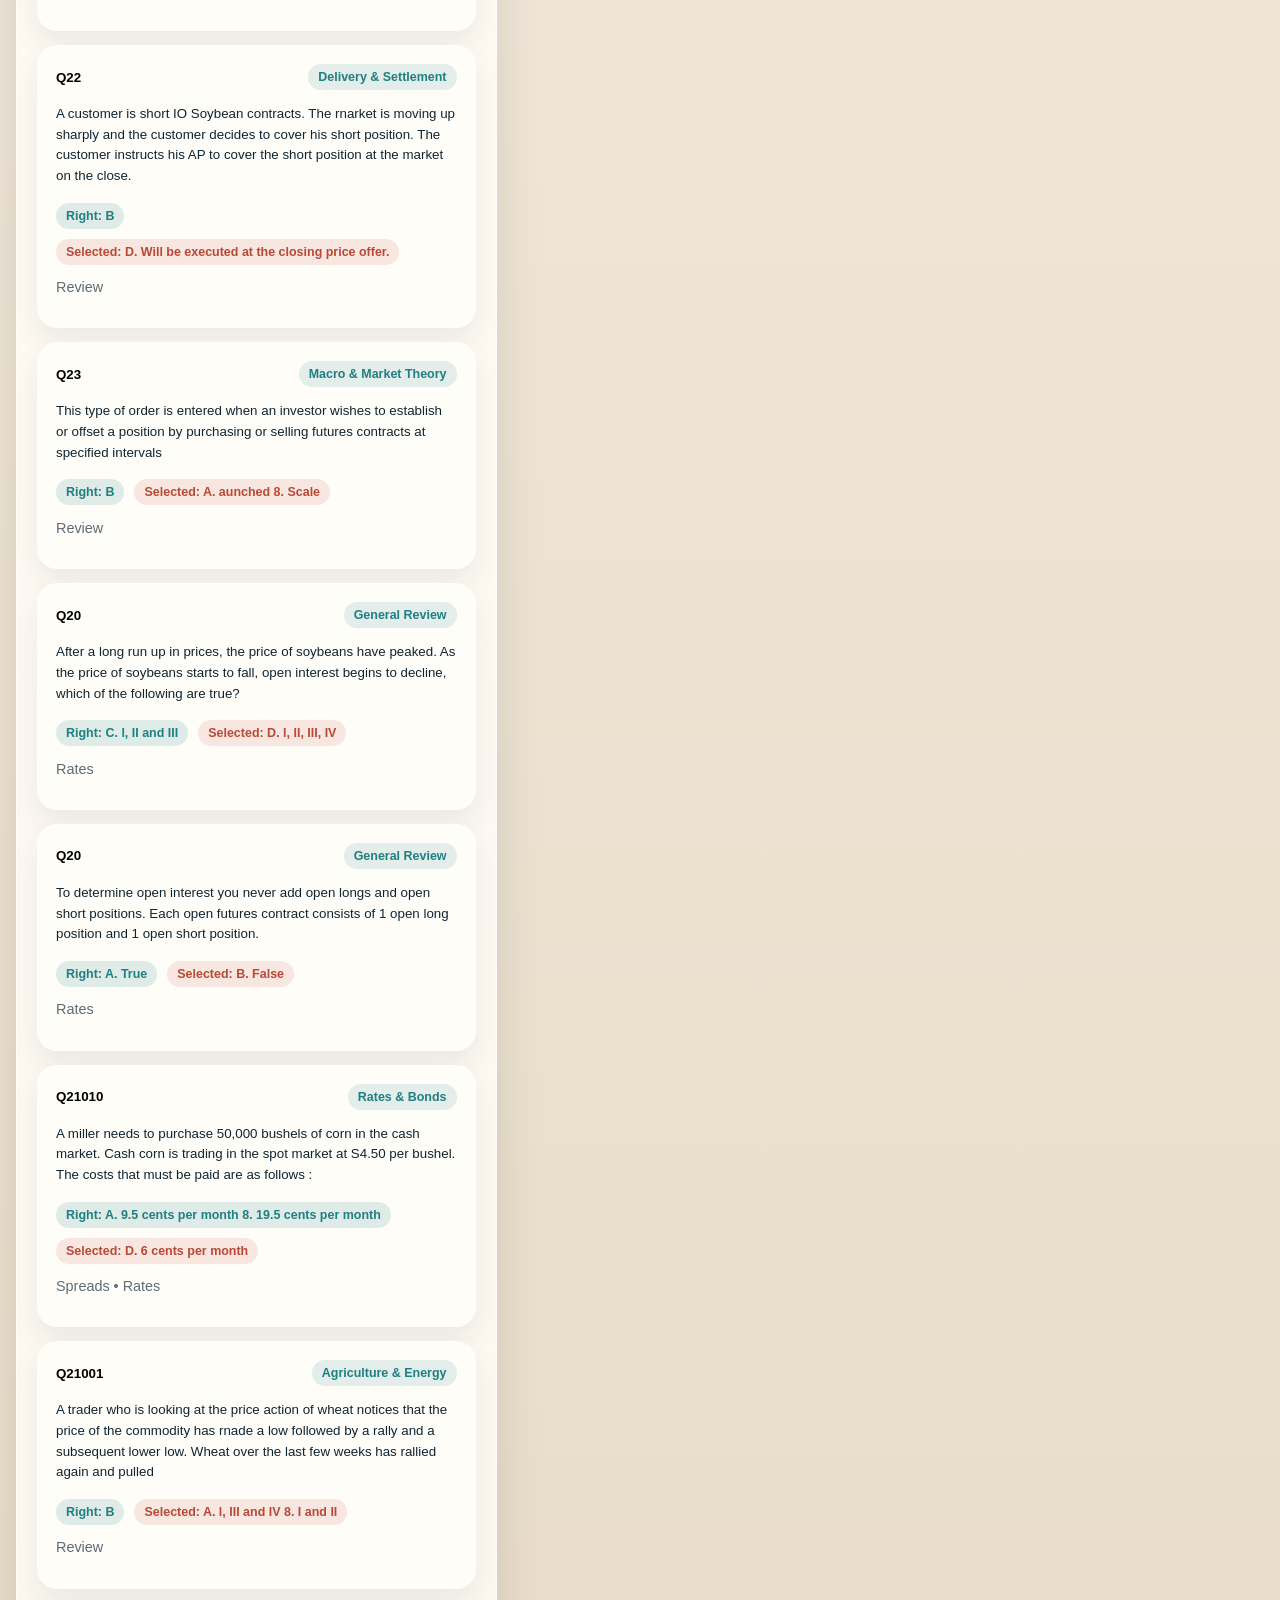
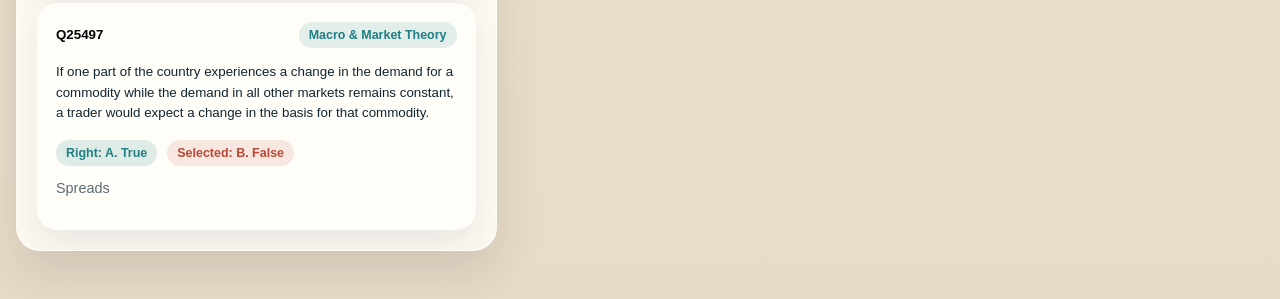
<file: simulated-final-exam-3.html>
<!doctype html>
<html lang="en">
  <head>
    <meta charset="utf-8" />
    <meta name="viewport" content="width=device-width, initial-scale=1" />
    <title>Series 3 Simulated Final Exam 3</title>
    <meta
      name="description"
      content="OCR-powered review site for the third simulated final Series 3 exam questions you missed."
    />
    <link rel="stylesheet" href="styles.css" />
    <script defer src="data/questions-simulated-final-exam-3.js"></script>
    <script defer src="app.js"></script>
  </head>
  <body>
    <div class="page-shell">
      <section class="exam-switcher" aria-label="Exam review navigation">
        <a class="exam-link-card" href="./index.html">
          <span class="exam-link-kicker">Exam 1</span>
          <strong class="exam-link-title">GreenLight Wrong Questions</strong>
          <span class="exam-link-text">Return to the original 68-question GreenLight review set.</span>
        </a>

        <a class="exam-link-card" href="./second-exam-results.html">
          <span class="exam-link-kicker">Exam 2</span>
          <strong class="exam-link-title">Second Exam Results</strong>
          <span class="exam-link-text">Open the 24-question simulated exam review set.</span>
        </a>

        <a class="exam-link-card" href="./simulated-final-exam-1.html">
          <span class="exam-link-kicker">Exam 3</span>
          <strong class="exam-link-title">Simulated Final Exam 1</strong>
          <span class="exam-link-text">Study the 39 missed questions from the first simulated final exam.</span>
        </a>

        <a class="exam-link-card" href="./simulated-final-exam-2.html">
          <span class="exam-link-kicker">Exam 4</span>
          <strong class="exam-link-title">Simulated Final Exam 2</strong>
          <span class="exam-link-text">Work through the 24 missed questions from the second simulated final exam.</span>
        </a>

        <a class="exam-link-card is-active" href="./simulated-final-exam-3.html" aria-current="page">
          <span class="exam-link-kicker">Exam 5</span>
          <strong class="exam-link-title">Simulated Final Exam 3</strong>
          <span class="exam-link-text">Review the 28 missed questions from the third simulated final exam.</span>
        </a>
      </section>

      <header class="hero">
        <div class="hero-copy">
          <p class="eyebrow">OCR Study Build</p>
          <h1>Simulated Final Exam 3</h1>
          <p class="hero-text">
            A searchable review board built from the third simulated final exam screenshots. Each
            missed question keeps the OCR text, the original screenshot, and a clean side-by-side
            view of your answer versus the correct one.
          </p>
        </div>
        <div class="hero-note">
          <p>This page holds the 28 missed questions from the third simulated final exam batch.</p>
          <p>Use the exam links above anytime you want to move across all five review sets.</p>
        </div>
      </header>

      <section class="stats" id="stats"></section>

      <section class="controls">
        <label class="search">
          <span>Search</span>
          <input
            id="search-input"
            type="search"
            placeholder="Search by question id, topic, prompt, or explanation"
          />
        </label>

        <label class="select-wrap">
          <span>Category</span>
          <select id="category-filter"></select>
        </label>

        <label class="select-wrap">
          <span>Answer State</span>
          <select id="answer-filter">
            <option value="all">All wrong questions</option>
            <option value="answered">Answered incorrectly</option>
            <option value="unanswered">Left unanswered</option>
          </select>
        </label>
      </section>

      <section class="quick-jump">
        <div class="quick-jump-copy">
          <p class="quick-jump-label">Fast Navigation</p>
          <p class="quick-jump-text">
            Open a compact question picker and jump directly to any visible item.
          </p>
        </div>
        <button type="button" class="jump-button" id="jump-button">Jump To Question</button>
      </section>

      <main class="content-grid">
        <section class="results-panel">
          <div class="results-header">
            <h2>Question Bank</h2>
            <p id="results-count"></p>
          </div>
          <div class="results-list" id="results-list"></div>
        </section>

        <section class="detail-panel" id="detail-panel">
          <div class="detail-empty">
            <p>Select a question to inspect the OCR text and screenshot.</p>
          </div>
        </section>
      </main>

      <div class="jump-overlay" id="jump-overlay" hidden>
        <div class="jump-sheet" role="dialog" aria-modal="true" aria-labelledby="jump-title">
          <div class="jump-sheet-header">
            <div>
              <p class="quick-jump-label">Question Picker</p>
              <h2 id="jump-title">Jump To A Question</h2>
              <p class="jump-sheet-text" id="jump-sheet-text"></p>
            </div>
            <button
              type="button"
              class="jump-close"
              id="jump-close"
              aria-label="Close question picker"
            >
              Close
            </button>
          </div>

          <label class="search jump-search">
            <span>Search visible questions</span>
            <input
              id="jump-search-input"
              type="search"
              placeholder="Filter by question id or title"
            />
          </label>

          <div class="jump-list" id="jump-list"></div>
        </div>
      </div>
    </div>
  </body>
</html>
</file>
<file: styles.css>
:root {
  --bg: #f5efe4;
  --bg-deep: #e8dcc8;
  --surface: rgba(255, 252, 245, 0.9);
  --surface-strong: #fffdf8;
  --ink: #102532;
  --muted: #5d6c76;
  --accent: #df8d26;
  --accent-strong: #c76f07;
  --teal: #1f7f82;
  --teal-soft: rgba(31, 127, 130, 0.12);
  --danger: #b94936;
  --danger-soft: rgba(185, 73, 54, 0.12);
  --line: rgba(16, 37, 50, 0.12);
  --shadow: 0 24px 48px rgba(26, 35, 40, 0.12);
  --radius: 24px;
}

* {
  box-sizing: border-box;
}

html {
  scroll-behavior: smooth;
}

body {
  margin: 0;
  min-height: 100vh;
  overflow-x: hidden;
  color: var(--ink);
  background:
    radial-gradient(circle at top left, rgba(223, 141, 38, 0.18), transparent 32%),
    radial-gradient(circle at top right, rgba(31, 127, 130, 0.18), transparent 28%),
    linear-gradient(180deg, #fbf7ef 0%, var(--bg) 55%, var(--bg-deep) 100%);
  font-family: "Trebuchet MS", "Segoe UI", sans-serif;
}

body::before {
  content: "";
  position: fixed;
  inset: 0;
  background-image:
    linear-gradient(rgba(16, 37, 50, 0.03) 1px, transparent 1px),
    linear-gradient(90deg, rgba(16, 37, 50, 0.03) 1px, transparent 1px);
  background-size: 28px 28px;
  pointer-events: none;
  mask-image: linear-gradient(180deg, rgba(0, 0, 0, 0.8), transparent 92%);
}

.page-shell {
  width: min(1440px, calc(100vw - 32px));
  margin: 0 auto;
  padding: 32px 0 48px;
}

.exam-switcher {
  display: grid;
  grid-template-columns: repeat(2, minmax(0, 1fr));
  gap: 16px;
  margin-bottom: 20px;
}

.exam-link-card {
  display: grid;
  gap: 6px;
  padding: 18px 20px;
  border-radius: 20px;
  text-decoration: none;
  color: var(--ink);
  background: var(--surface);
  border: 1px solid rgba(255, 255, 255, 0.6);
  box-shadow: var(--shadow);
  backdrop-filter: blur(16px);
  transition: transform 180ms ease, box-shadow 180ms ease, border-color 180ms ease;
}

.exam-link-card:hover,
.exam-link-card:focus-visible {
  transform: translateY(-2px);
  box-shadow: 0 28px 52px rgba(26, 35, 40, 0.16);
}

.exam-link-card:focus-visible {
  outline: 2px solid rgba(31, 127, 130, 0.35);
  outline-offset: 2px;
}

.exam-link-card.is-active {
  border-color: rgba(31, 127, 130, 0.38);
  background:
    linear-gradient(135deg, rgba(31, 127, 130, 0.16), rgba(255, 252, 245, 0.95) 48%),
    var(--surface);
}

.exam-link-kicker {
  font-size: 0.76rem;
  letter-spacing: 0.12em;
  text-transform: uppercase;
  font-weight: 700;
  color: var(--accent-strong);
}

.exam-link-title {
  font-size: 1.1rem;
}

.exam-link-text {
  color: var(--muted);
  line-height: 1.5;
}

.hero,
.stats,
.controls,
.quick-jump,
.results-panel,
.detail-panel {
  position: relative;
  overflow: hidden;
  background: var(--surface);
  border: 1px solid rgba(255, 255, 255, 0.6);
  border-radius: var(--radius);
  box-shadow: var(--shadow);
  backdrop-filter: blur(16px);
}

.hero {
  display: grid;
  grid-template-columns: minmax(0, 1.6fr) minmax(240px, 0.8fr);
  gap: 24px;
  padding: 32px;
}

.hero::after,
.results-panel::after,
.detail-panel::after {
  content: "";
  position: absolute;
  inset: 0;
  background: linear-gradient(135deg, rgba(255, 255, 255, 0.26), transparent 55%);
  pointer-events: none;
}

.eyebrow {
  margin: 0 0 12px;
  text-transform: uppercase;
  letter-spacing: 0.14em;
  font-size: 0.76rem;
  color: var(--accent-strong);
  font-weight: 700;
}

h1,
h2,
h3 {
  margin: 0;
  font-family: Georgia, "Times New Roman", serif;
  letter-spacing: -0.02em;
}

h1 {
  font-size: clamp(2.1rem, 3vw, 3.6rem);
  line-height: 0.98;
}

.hero-text,
.hero-note p,
.results-header p,
.meta-row,
.empty-state,
.detail-empty {
  color: var(--muted);
}

.hero-text,
.hero-note p,
.question-snippet,
.answer-pill,
.answer-card-value,
.prompt-line,
.choice-item,
.explanation-text p {
  overflow-wrap: anywhere;
}

.hero-text {
  max-width: 68ch;
  margin: 18px 0 0;
  font-size: 1.03rem;
  line-height: 1.65;
}

.hero-note {
  display: grid;
  align-content: start;
  gap: 12px;
  padding: 18px;
  border-radius: 18px;
  background: rgba(16, 37, 50, 0.05);
}

.hero-note p {
  margin: 0;
  line-height: 1.5;
}

.stats {
  display: grid;
  grid-template-columns: repeat(auto-fit, minmax(180px, 1fr));
  gap: 16px;
  padding: 18px;
  margin-top: 20px;
}

.stat-card {
  padding: 18px;
  border-radius: 18px;
  background: var(--surface-strong);
  border: 1px solid var(--line);
  animation: rise 500ms ease both;
}

.stat-label {
  display: block;
  margin-bottom: 8px;
  font-size: 0.78rem;
  text-transform: uppercase;
  letter-spacing: 0.12em;
  color: var(--muted);
}

.stat-value {
  font-size: clamp(1.4rem, 2vw, 2rem);
  font-weight: 700;
}

.controls {
  display: grid;
  grid-template-columns: 1.8fr 0.8fr 0.8fr;
  gap: 16px;
  padding: 18px;
  margin-top: 20px;
}

.quick-jump {
  display: flex;
  justify-content: space-between;
  align-items: center;
  gap: 18px;
  padding: 18px 20px;
  margin-top: 20px;
}

.quick-jump-copy {
  display: grid;
  gap: 6px;
}

.quick-jump-label {
  margin: 0;
  text-transform: uppercase;
  letter-spacing: 0.12em;
  font-size: 0.78rem;
  font-weight: 700;
  color: var(--accent-strong);
}

.quick-jump-text,
.jump-sheet-text {
  margin: 0;
  color: var(--muted);
  line-height: 1.5;
}

.jump-button,
.jump-close,
.jump-item {
  font: inherit;
}

.jump-button,
.jump-close {
  border: 0;
  border-radius: 999px;
  padding: 12px 18px;
  font-weight: 700;
  cursor: pointer;
  transition: transform 180ms ease, box-shadow 180ms ease, background 180ms ease;
}

.jump-button {
  color: #fff;
  background: linear-gradient(135deg, var(--teal), #255f78);
  box-shadow: 0 12px 22px rgba(31, 127, 130, 0.22);
}

.jump-button:hover,
.jump-button:focus-visible,
.jump-close:hover,
.jump-close:focus-visible,
.jump-item:hover,
.jump-item:focus-visible {
  transform: translateY(-1px);
}

.jump-button:focus-visible,
.jump-close:focus-visible,
.jump-item:focus-visible {
  outline: 2px solid rgba(31, 127, 130, 0.4);
  outline-offset: 2px;
}

.jump-close {
  color: var(--ink);
  background: rgba(16, 37, 50, 0.08);
}

.controls label {
  display: grid;
  gap: 8px;
  font-size: 0.88rem;
  color: var(--muted);
}

.controls input,
.controls select {
  width: 100%;
  border: 1px solid var(--line);
  border-radius: 16px;
  background: #fff;
  padding: 14px 16px;
  font: inherit;
  color: var(--ink);
  transition: border-color 180ms ease, transform 180ms ease, box-shadow 180ms ease;
}

.controls input:focus,
.controls select:focus {
  outline: none;
  border-color: rgba(31, 127, 130, 0.6);
  box-shadow: 0 0 0 4px rgba(31, 127, 130, 0.12);
  transform: translateY(-1px);
}

.content-grid {
  display: grid;
  grid-template-columns: minmax(340px, 0.9fr) minmax(0, 1.4fr);
  gap: 20px;
  margin-top: 20px;
  align-items: start;
}

.results-panel,
.detail-panel {
  padding: 20px;
}

.results-header {
  display: flex;
  justify-content: space-between;
  gap: 16px;
  align-items: baseline;
  margin-bottom: 18px;
}

.results-header p {
  margin: 0;
  font-size: 0.95rem;
}

.results-list {
  display: grid;
  gap: 14px;
}

.question-entry {
  display: grid;
  gap: 12px;
}

.question-card {
  width: 100%;
  text-align: left;
  border: 1px solid transparent;
  border-radius: 20px;
  padding: 18px;
  background: var(--surface-strong);
  cursor: pointer;
  transition: transform 180ms ease, border-color 180ms ease, box-shadow 180ms ease;
  box-shadow: 0 14px 28px rgba(16, 37, 50, 0.08);
  animation: rise 500ms ease both;
}

.question-card:hover,
.question-card.is-active {
  transform: translateY(-3px);
  border-color: rgba(31, 127, 130, 0.36);
  box-shadow: 0 20px 32px rgba(16, 37, 50, 0.12);
}

.question-topline,
.pill-row,
.answer-strip {
  display: flex;
  flex-wrap: wrap;
  gap: 10px;
  align-items: center;
}

.question-topline {
  justify-content: space-between;
}

.question-id {
  font-weight: 700;
}

.category-pill,
.answer-pill,
.tag-pill {
  display: inline-flex;
  align-items: center;
  padding: 6px 10px;
  border-radius: 999px;
  font-size: 0.78rem;
  font-weight: 700;
}

.category-pill {
  background: var(--teal-soft);
  color: var(--teal);
}

.answer-pill.correct {
  background: rgba(31, 127, 130, 0.14);
  color: var(--teal);
}

.answer-pill.user {
  background: var(--danger-soft);
  color: var(--danger);
}

.answer-pill.neutral {
  background: rgba(16, 37, 50, 0.08);
  color: var(--muted);
}

.question-snippet {
  margin: 14px 0 16px;
  color: var(--ink);
  line-height: 1.55;
}

.meta-row {
  font-size: 0.9rem;
}

.jump-overlay {
  position: fixed;
  inset: 0;
  z-index: 40;
  display: grid;
  place-items: center;
  padding: 20px;
  background: rgba(16, 37, 50, 0.32);
  backdrop-filter: blur(10px);
}

.jump-overlay[hidden] {
  display: none;
}

.jump-sheet {
  width: min(720px, 100%);
  max-height: min(80vh, 900px);
  overflow: hidden;
  display: grid;
  grid-template-rows: auto auto minmax(0, 1fr);
  gap: 16px;
  padding: 22px;
  border-radius: 28px;
  background: rgba(255, 252, 245, 0.98);
  border: 1px solid rgba(255, 255, 255, 0.7);
  box-shadow: 0 30px 60px rgba(16, 37, 50, 0.24);
}

.jump-sheet-header {
  display: flex;
  justify-content: space-between;
  gap: 16px;
  align-items: start;
}

.jump-search {
  display: grid;
  gap: 8px;
  color: var(--muted);
  font-size: 0.88rem;
}

.jump-search input {
  width: 100%;
  border: 1px solid var(--line);
  border-radius: 16px;
  background: #fff;
  padding: 14px 16px;
  font: inherit;
  color: var(--ink);
}

.jump-list {
  display: grid;
  gap: 10px;
  overflow: auto;
  padding-right: 4px;
}

.jump-item {
  width: 100%;
  text-align: left;
  display: grid;
  gap: 6px;
  padding: 14px 16px;
  border: 1px solid var(--line);
  border-radius: 18px;
  background: rgba(16, 37, 50, 0.04);
  cursor: pointer;
  transition: transform 180ms ease, border-color 180ms ease, box-shadow 180ms ease;
}

.jump-item.is-active {
  border-color: rgba(31, 127, 130, 0.36);
  background: rgba(31, 127, 130, 0.08);
}

.jump-item-id {
  font-size: 0.82rem;
  font-weight: 700;
  color: var(--accent-strong);
  letter-spacing: 0.08em;
}

.jump-item-text {
  line-height: 1.5;
  color: var(--ink);
  overflow-wrap: anywhere;
}

.jump-empty {
  min-height: 160px;
}

.mobile-detail {
  display: none;
}

.detail-panel {
  min-height: 70vh;
  position: sticky;
  top: 20px;
}

.detail-header {
  display: flex;
  justify-content: space-between;
  gap: 16px;
  align-items: start;
  margin-bottom: 16px;
}

.detail-kicker {
  margin: 0 0 10px;
  color: var(--accent-strong);
  font-size: 0.82rem;
  text-transform: uppercase;
  letter-spacing: 0.12em;
}

.detail-title {
  margin-bottom: 10px;
}

.detail-subtitle {
  margin: 0;
  color: var(--muted);
}

.detail-block {
  margin-top: 22px;
  padding-top: 22px;
  border-top: 1px solid var(--line);
}

.detail-block h3 {
  margin-bottom: 14px;
  font-size: 1.16rem;
}

.prompt-lines,
.explanation-text {
  display: grid;
  gap: 10px;
  line-height: 1.6;
}

.prompt-line,
.explanation-text p {
  margin: 0;
}

.choice-list {
  display: grid;
  gap: 12px;
}

.answer-summary-grid {
  display: grid;
  grid-template-columns: repeat(auto-fit, minmax(220px, 1fr));
  gap: 14px;
}

.answer-card {
  padding: 16px 18px;
  border-radius: 18px;
  border: 1px solid var(--line);
  background: rgba(16, 37, 50, 0.04);
}

.answer-card-correct {
  background: rgba(31, 127, 130, 0.1);
  border-color: rgba(31, 127, 130, 0.28);
}

.answer-card-user {
  background: rgba(185, 73, 54, 0.08);
  border-color: rgba(185, 73, 54, 0.24);
}

.answer-card-neutral {
  background: rgba(16, 37, 50, 0.06);
}

.answer-card-label {
  display: block;
  margin-bottom: 8px;
  color: var(--muted);
  font-size: 0.8rem;
  text-transform: uppercase;
  letter-spacing: 0.1em;
}

.answer-card-value {
  display: block;
  line-height: 1.5;
}

.detail-stack-inline {
  padding: 18px;
  border-radius: 22px;
  background: rgba(255, 253, 248, 0.92);
  border: 1px solid var(--line);
  box-shadow: 0 18px 28px rgba(16, 37, 50, 0.08);
}

.choice-item {
  padding: 14px 16px;
  border-radius: 16px;
  background: rgba(16, 37, 50, 0.04);
  border: 1px solid transparent;
}

.choice-item.is-correct {
  background: rgba(31, 127, 130, 0.1);
  border-color: rgba(31, 127, 130, 0.24);
}

.choice-item.is-selected {
  background: rgba(185, 73, 54, 0.08);
  border-color: rgba(185, 73, 54, 0.24);
}

.choice-label {
  font-weight: 700;
  margin-right: 8px;
}

details {
  border-radius: 18px;
  background: rgba(16, 37, 50, 0.04);
  border: 1px solid var(--line);
  overflow: hidden;
}

summary {
  cursor: pointer;
  padding: 14px 16px;
  font-weight: 700;
}

.screenshot-wrap,
.ocr-wrap {
  padding: 0 16px 16px;
}

.screenshot-wrap img {
  width: 100%;
  display: block;
  border-radius: 14px;
  border: 1px solid var(--line);
  background: #fff;
}

.ocr-wrap pre {
  margin: 0;
  white-space: pre-wrap;
  word-break: break-word;
  line-height: 1.55;
  font-family: Consolas, "Courier New", monospace;
  font-size: 0.88rem;
}

.empty-state,
.detail-empty {
  display: grid;
  place-items: center;
  min-height: 240px;
  text-align: center;
}

.empty-state p,
.detail-empty p {
  margin: 0;
}

.link-row {
  margin-top: 16px;
}

.image-link {
  color: var(--teal);
  text-decoration: none;
  font-weight: 700;
}

.image-link:hover {
  text-decoration: underline;
}

body.overlay-open {
  overflow: hidden;
}

@keyframes rise {
  from {
    opacity: 0;
    transform: translateY(10px);
  }

  to {
    opacity: 1;
    transform: translateY(0);
  }
}

@media (max-width: 1100px) {
  .exam-switcher,
  .stats,
  .controls,
  .quick-jump,
  .hero,
  .content-grid {
    grid-template-columns: 1fr;
  }

  .detail-panel {
    display: none;
  }

  .mobile-detail {
    display: block;
  }

  .question-card:hover,
  .question-card.is-active {
    transform: none;
  }
}

@media (max-width: 640px) {
  .page-shell {
    width: min(100vw - 20px, 100%);
    padding: 18px 0 calc(104px + env(safe-area-inset-bottom, 0px));
  }

  .exam-link-card {
    padding: 16px 18px;
    border-radius: 18px;
  }

  .hero,
  .stats,
  .controls,
  .quick-jump,
  .results-panel,
  .detail-panel {
    border-radius: 20px;
  }

  .hero,
  .quick-jump,
  .results-panel,
  .detail-panel {
    padding: 18px;
  }

  h1 {
    font-size: clamp(2rem, 10vw, 2.7rem);
    line-height: 0.96;
  }

  .hero-text {
    font-size: 0.98rem;
  }

  .question-card {
    padding: 16px;
  }

  .detail-stack-inline {
    padding: 16px;
  }

  .answer-summary-grid {
    grid-template-columns: 1fr;
  }

  .quick-jump {
    flex-direction: column;
    align-items: stretch;
  }

  .jump-button {
    position: fixed;
    left: 16px;
    right: 16px;
    bottom: calc(16px + env(safe-area-inset-bottom, 0px));
    z-index: 25;
    width: auto;
    text-align: center;
    box-shadow: 0 18px 34px rgba(31, 127, 130, 0.24);
  }

  .jump-close {
    width: 100%;
    text-align: center;
  }

  .jump-sheet {
    width: 100%;
    max-height: calc(100vh - 24px);
    padding: 18px;
    border-radius: 24px;
  }

  .jump-sheet-header {
    grid-template-columns: 1fr;
    display: grid;
  }
}
</file>
